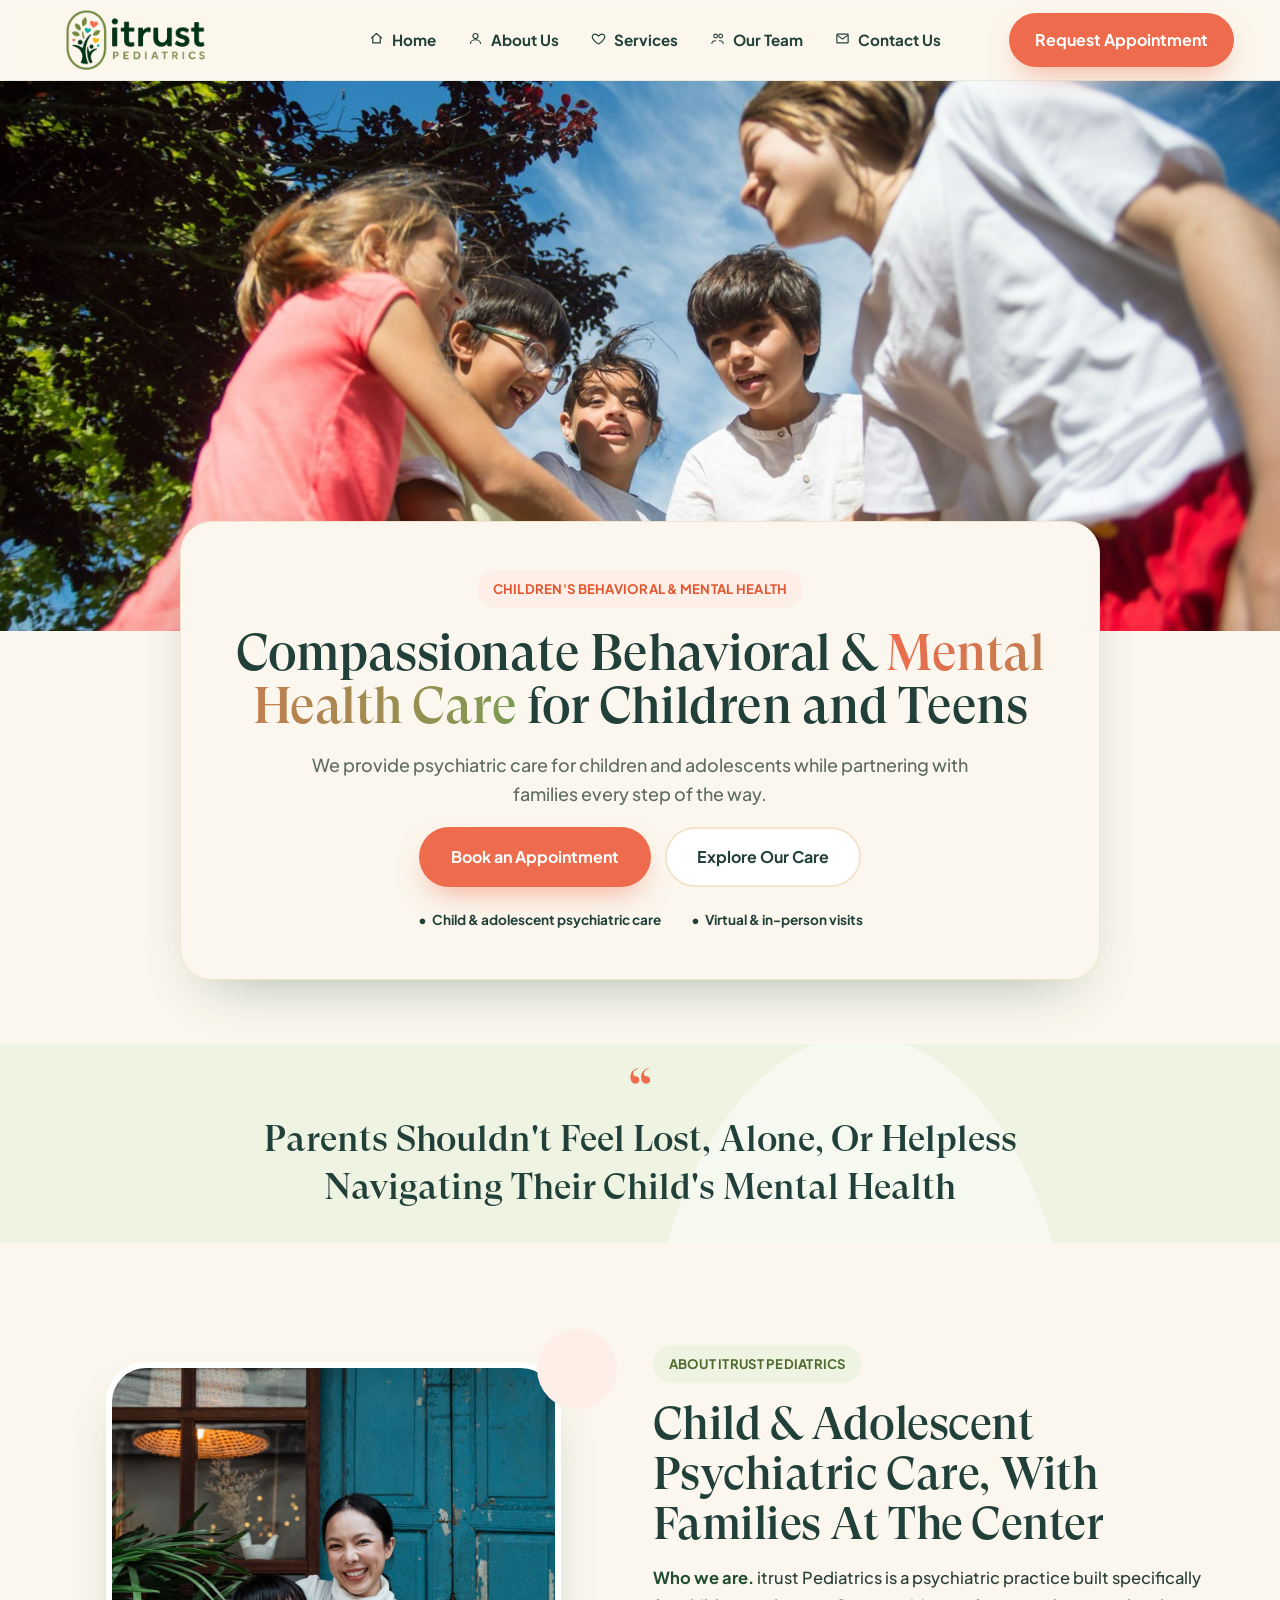
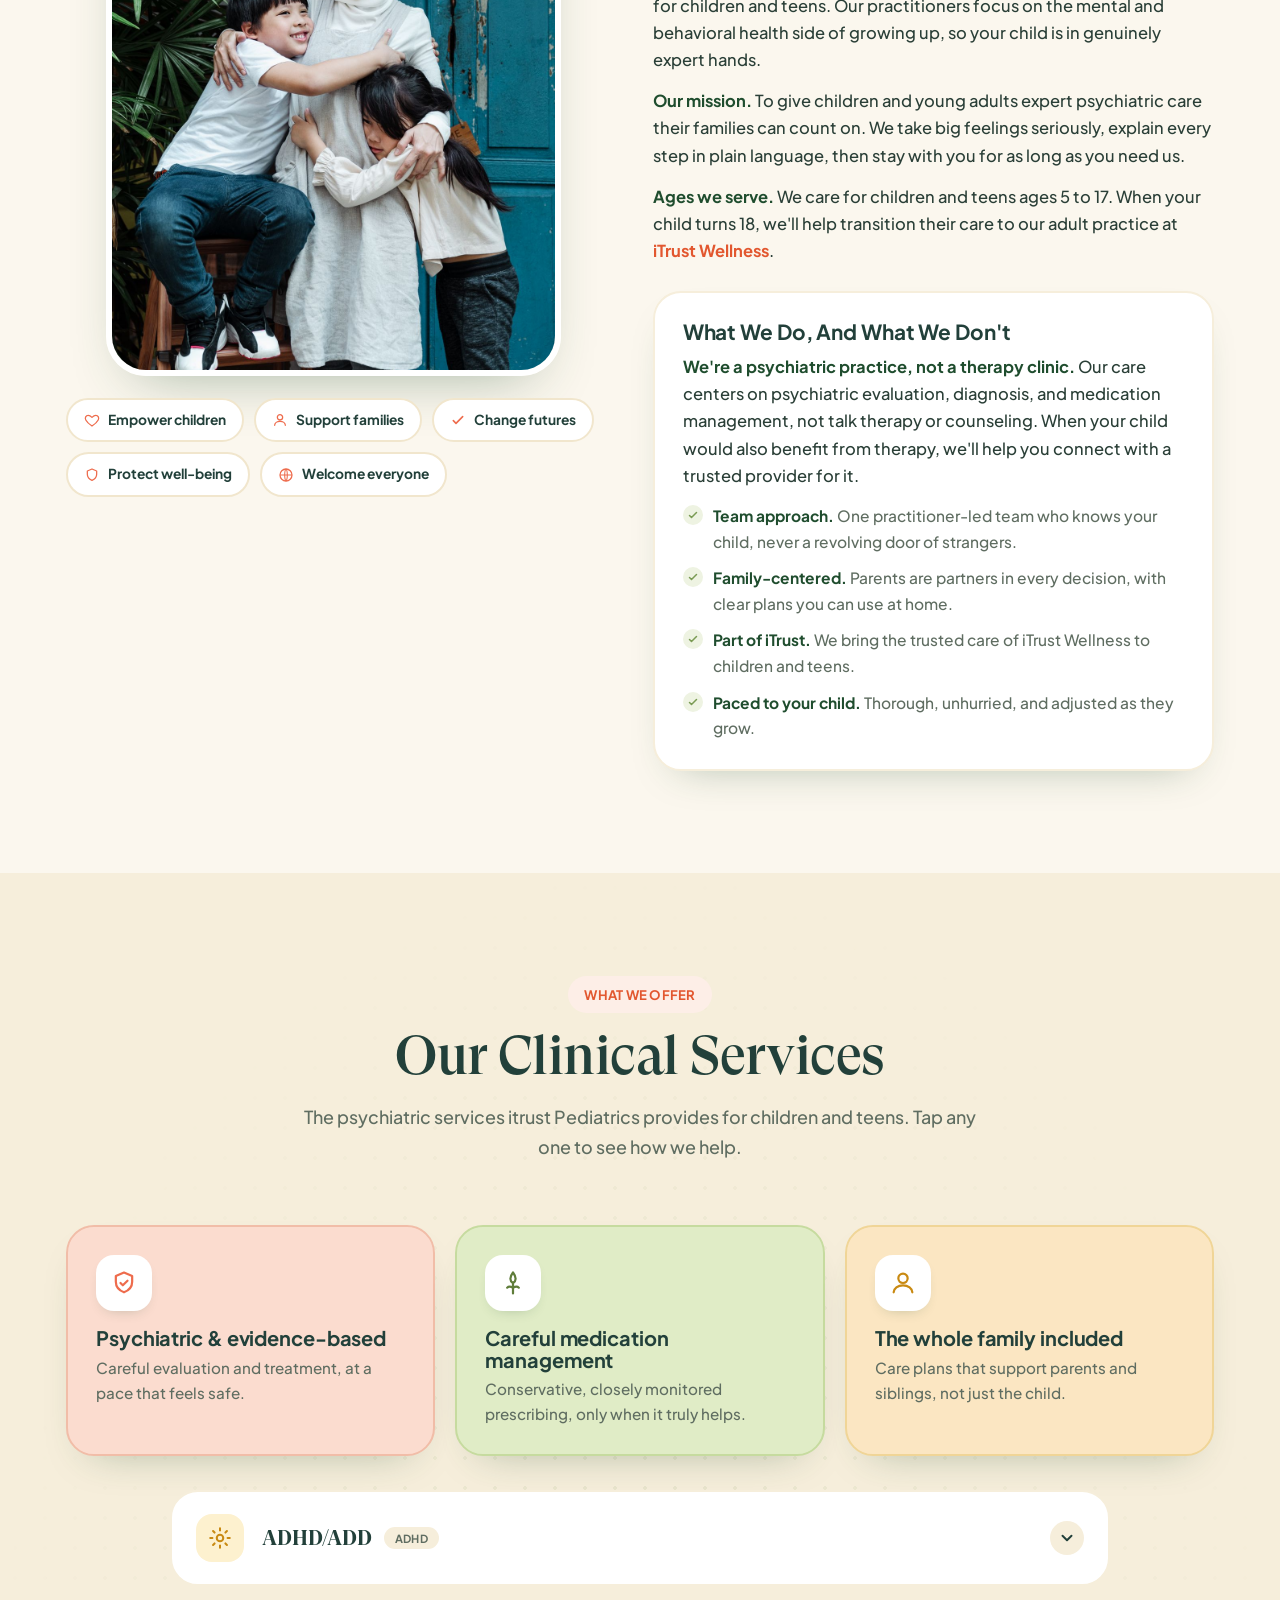
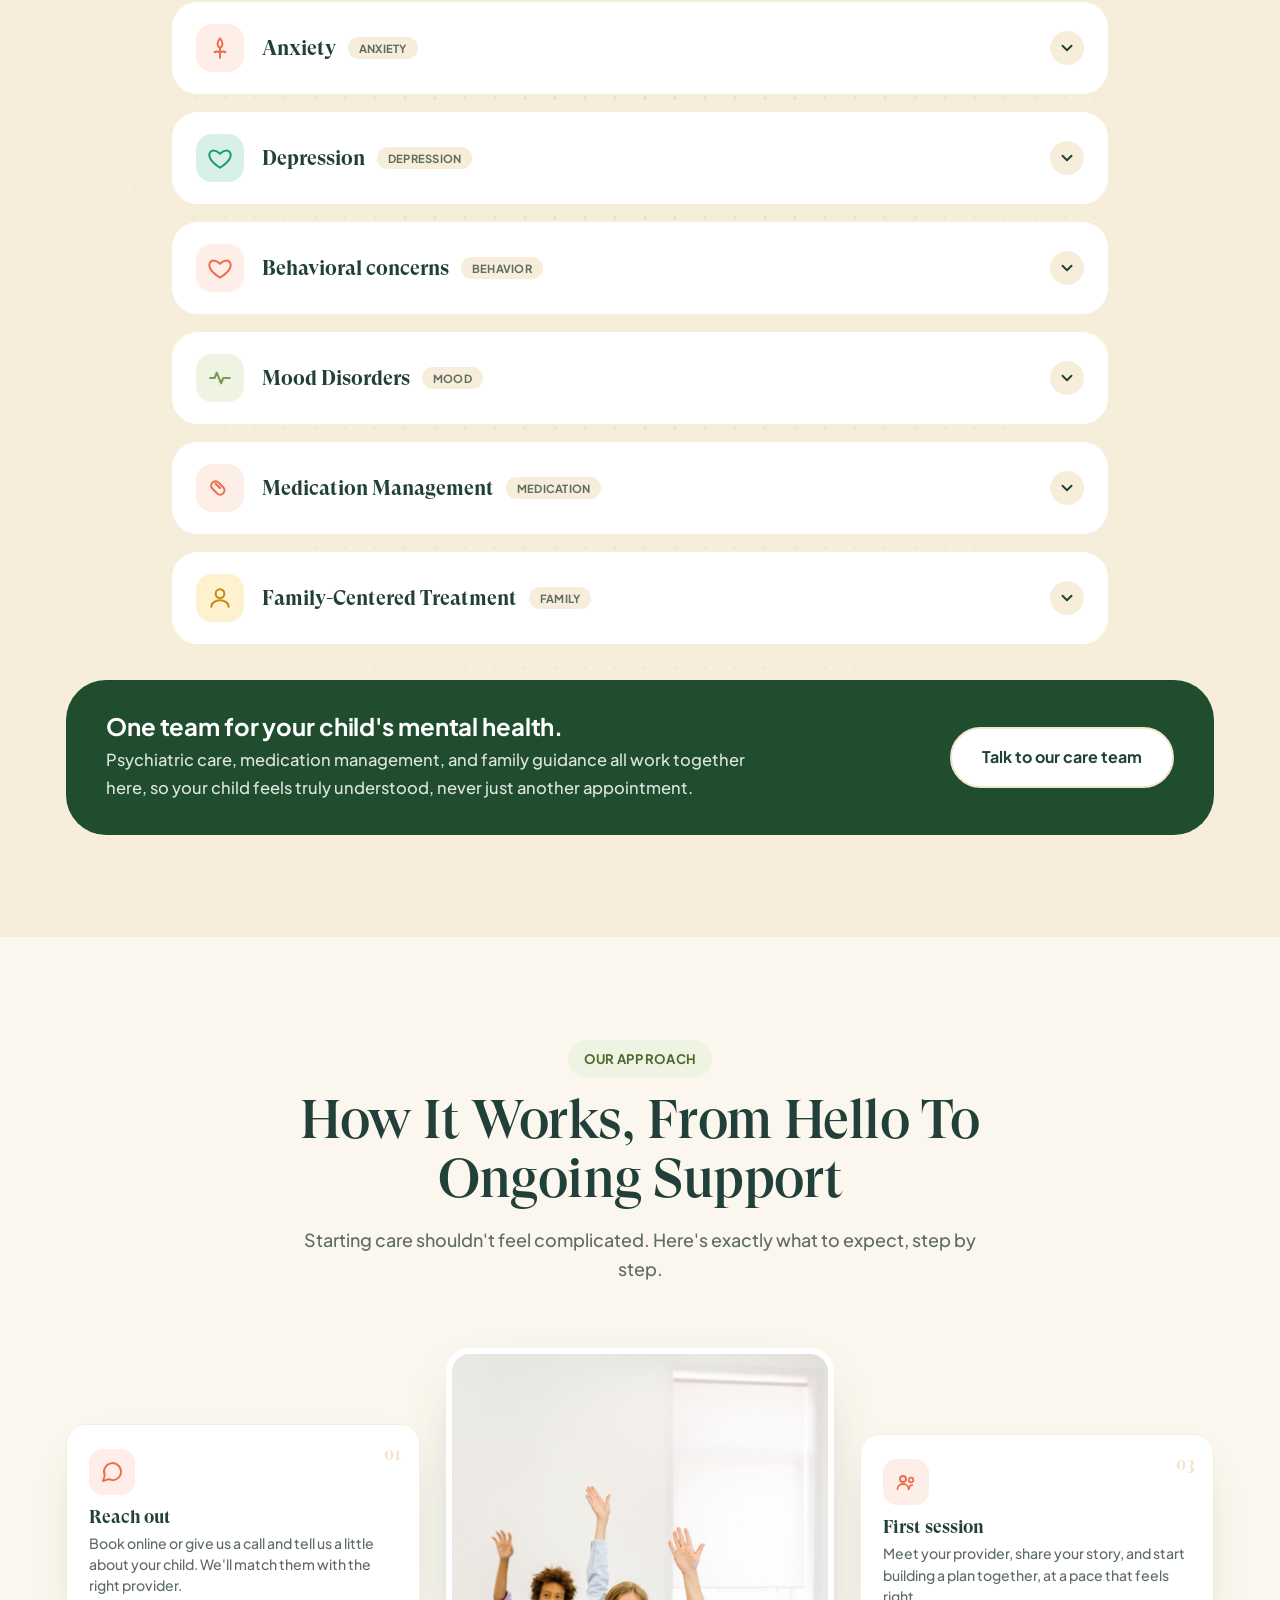
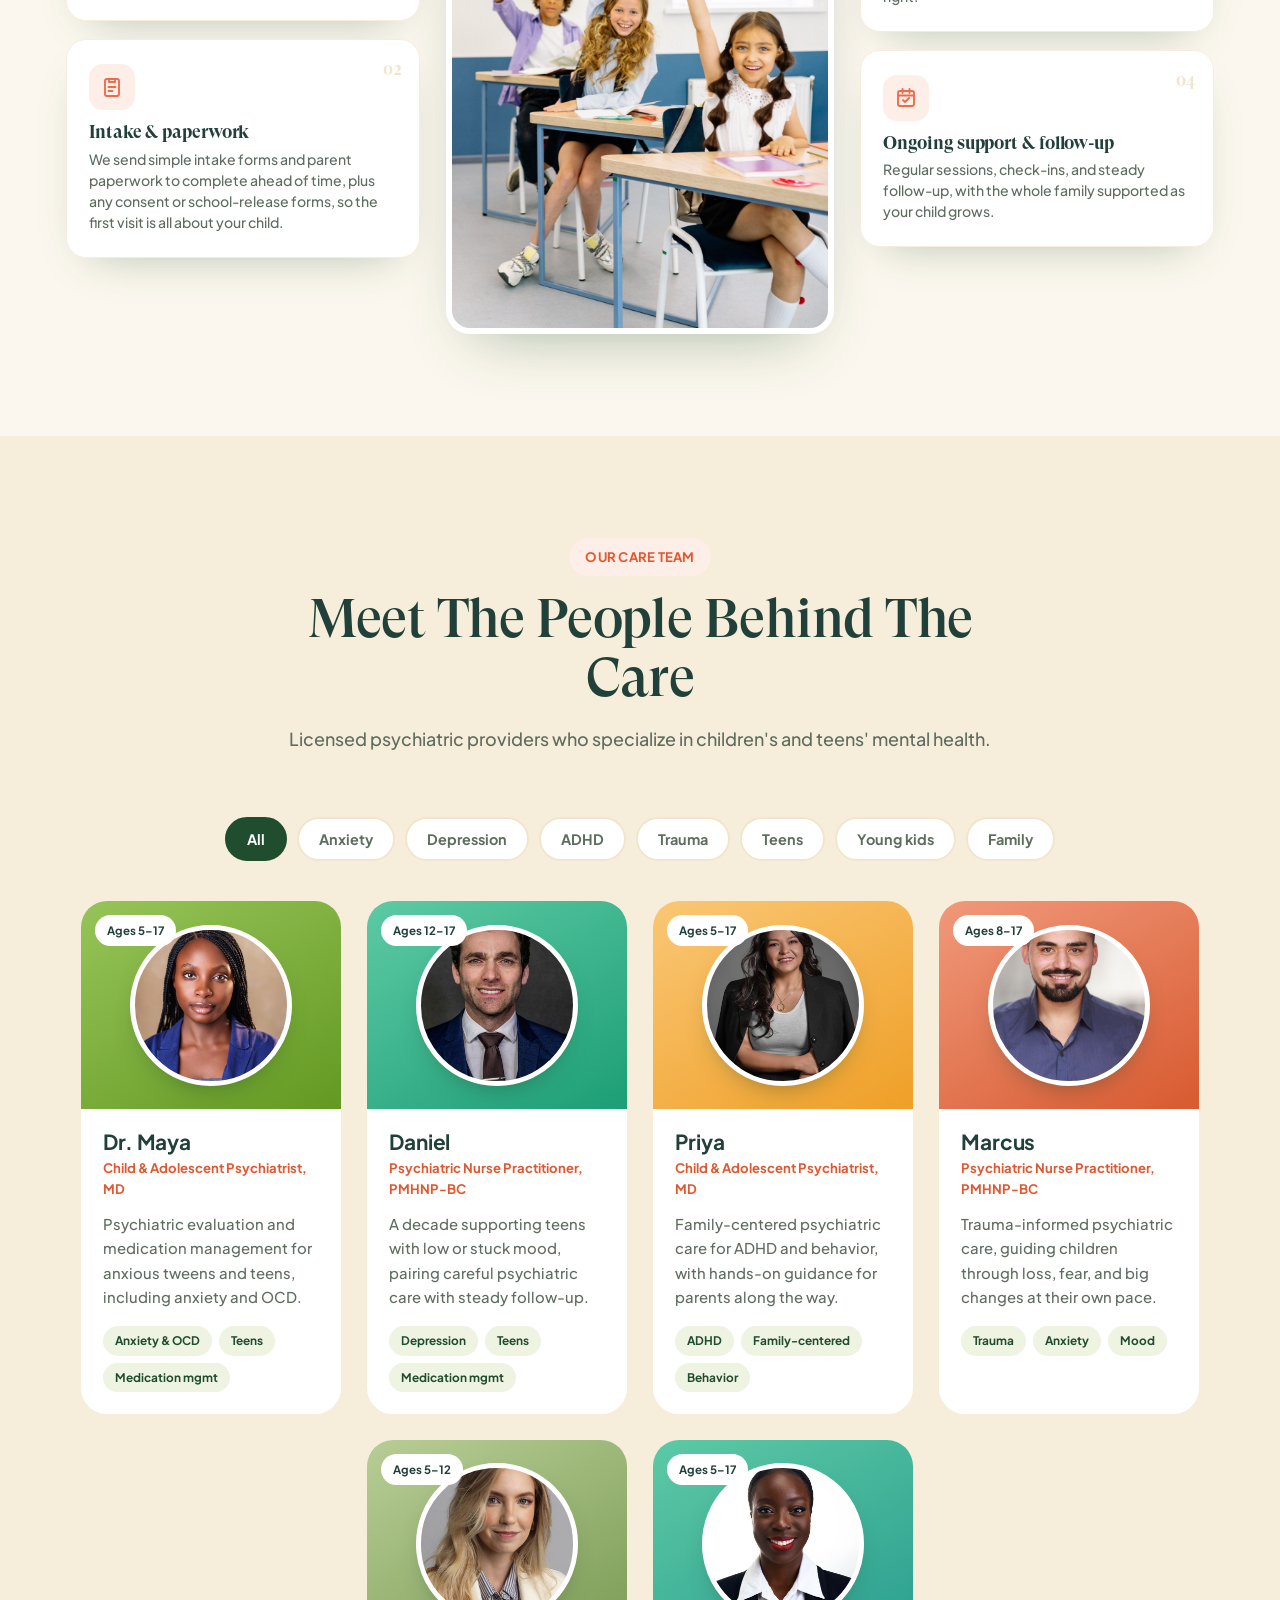
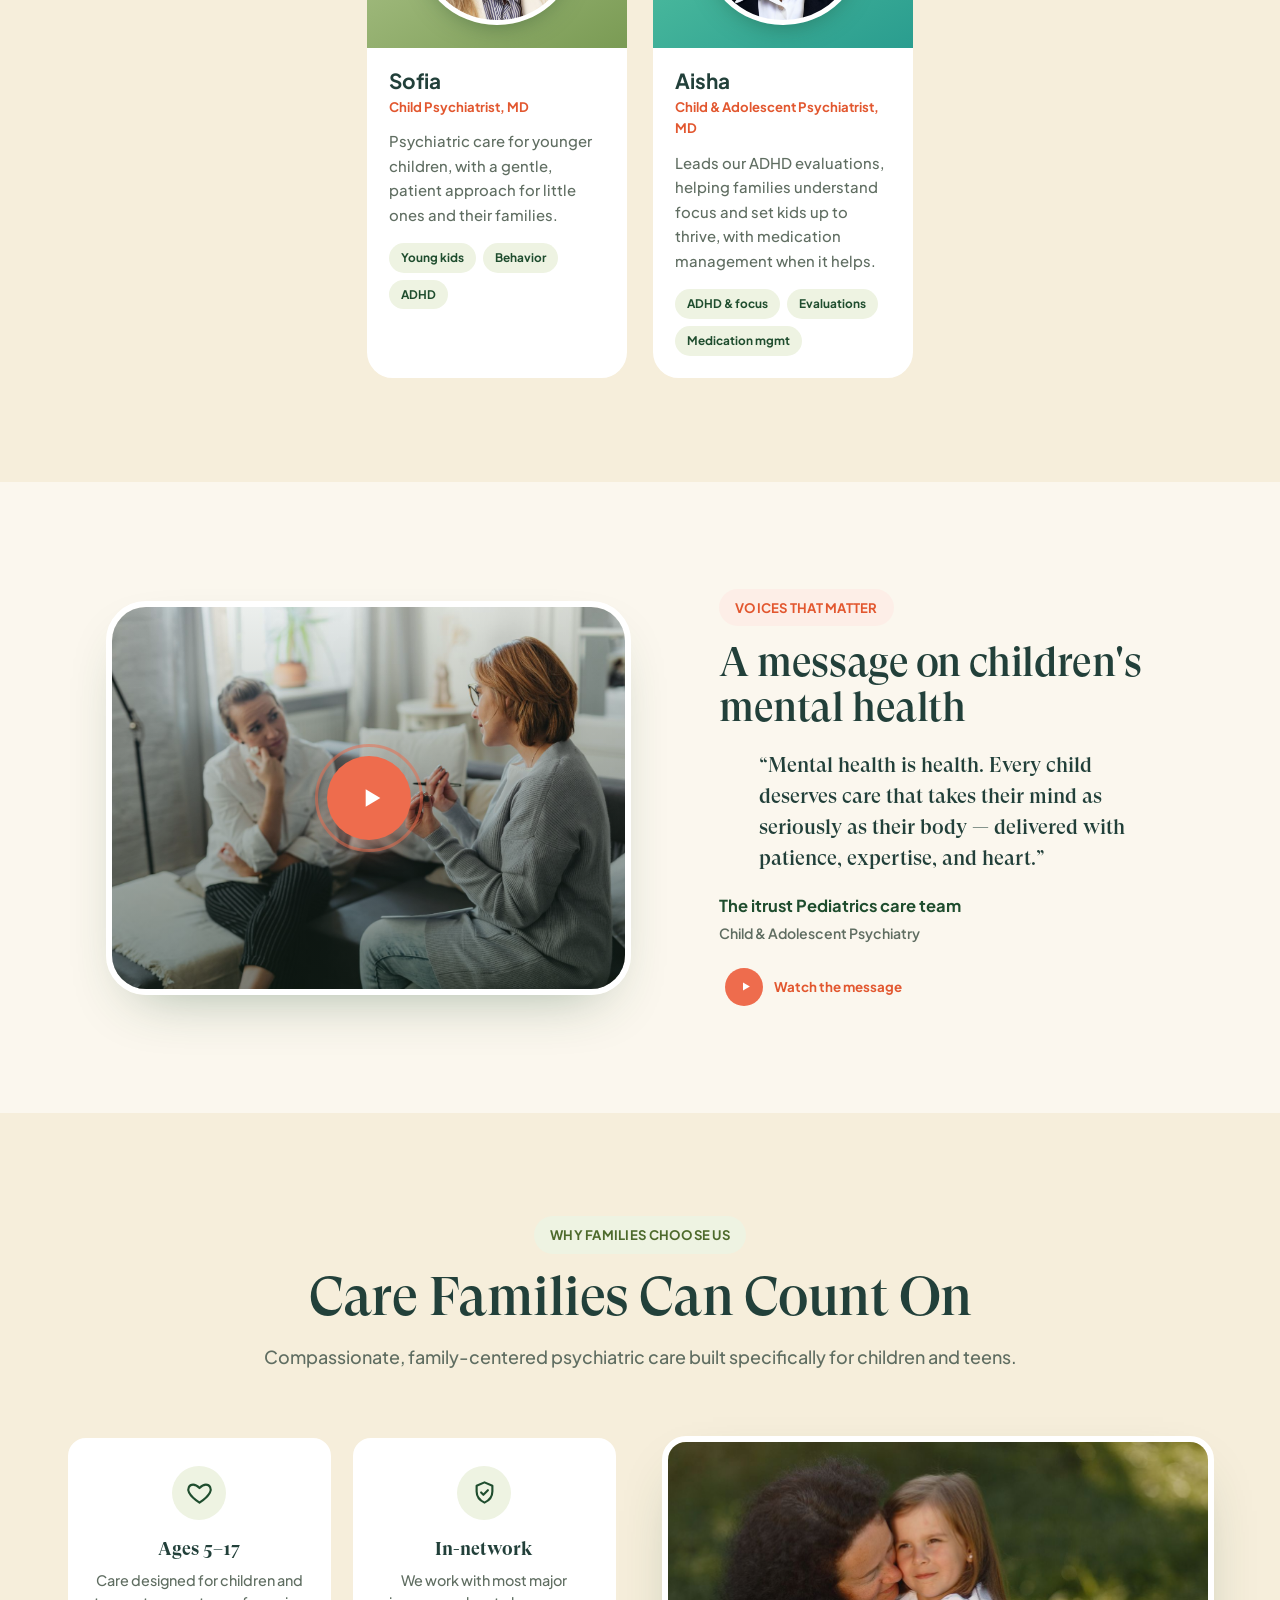
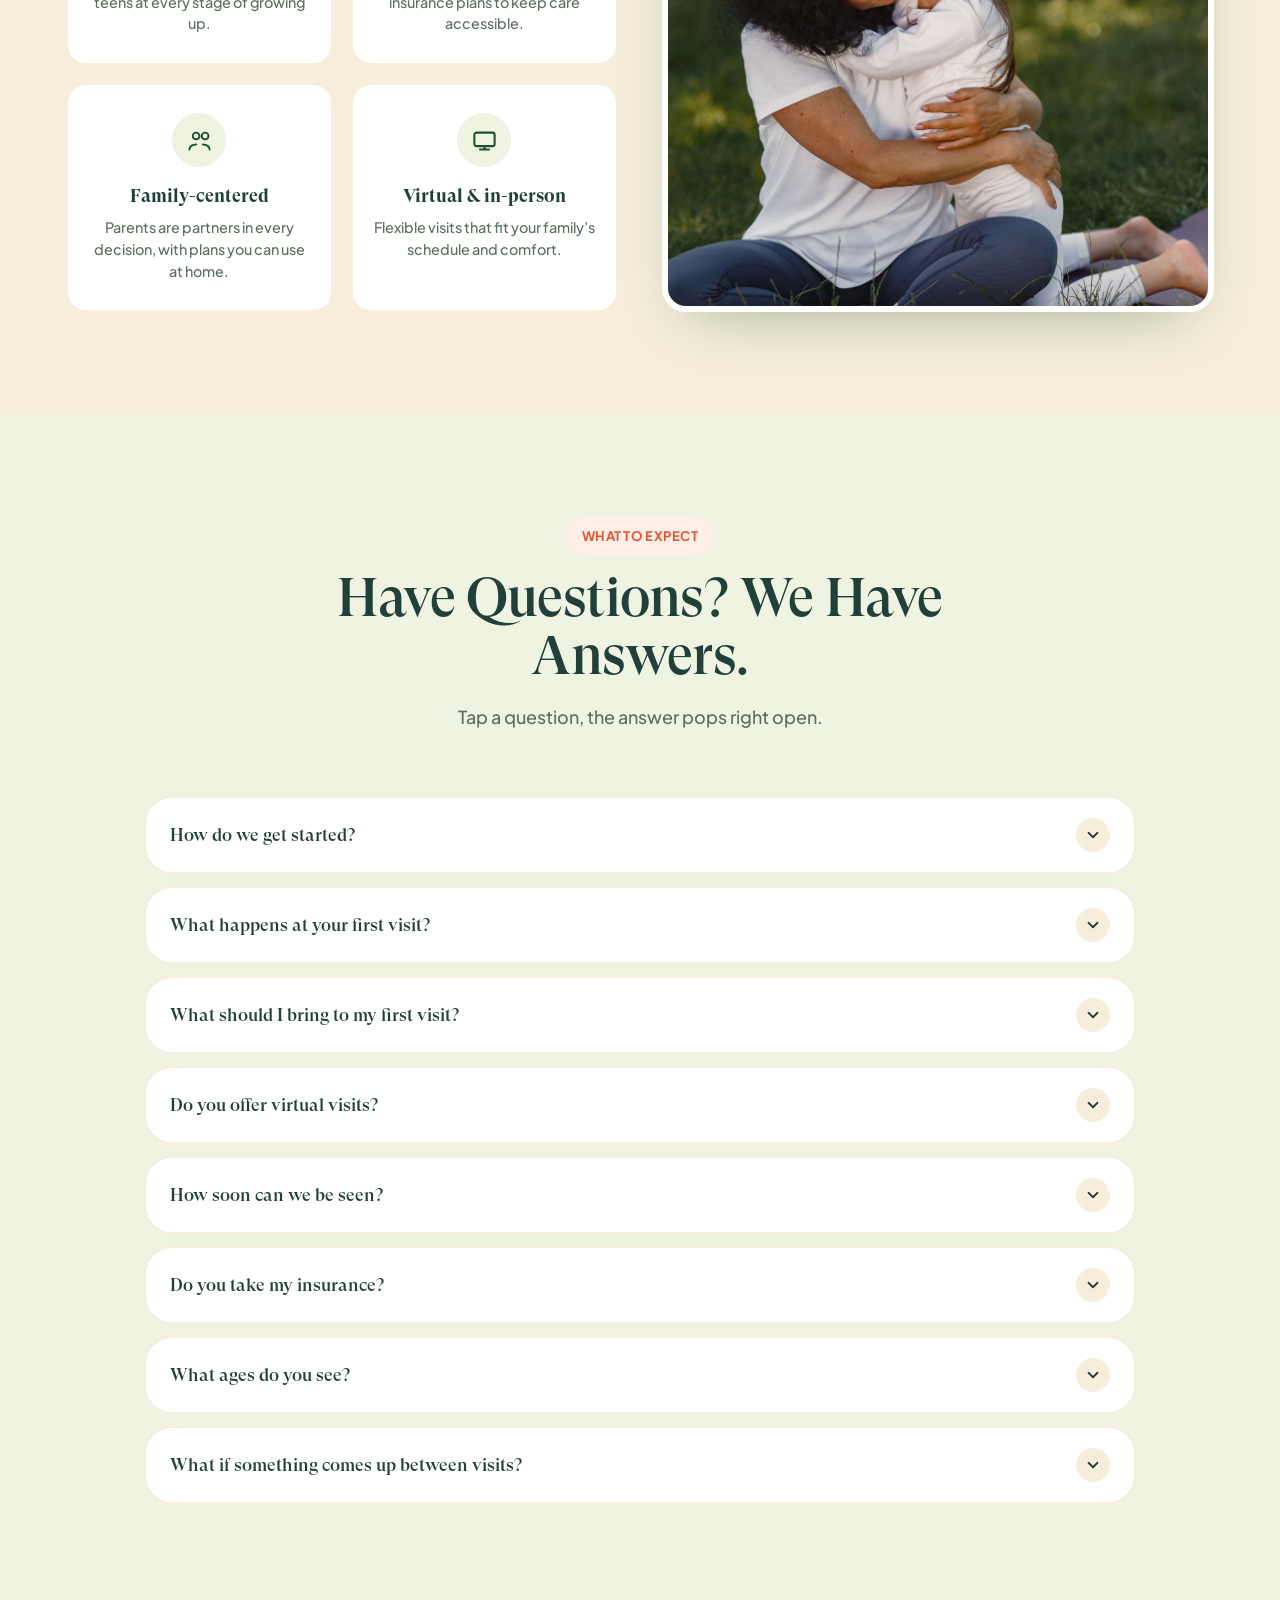
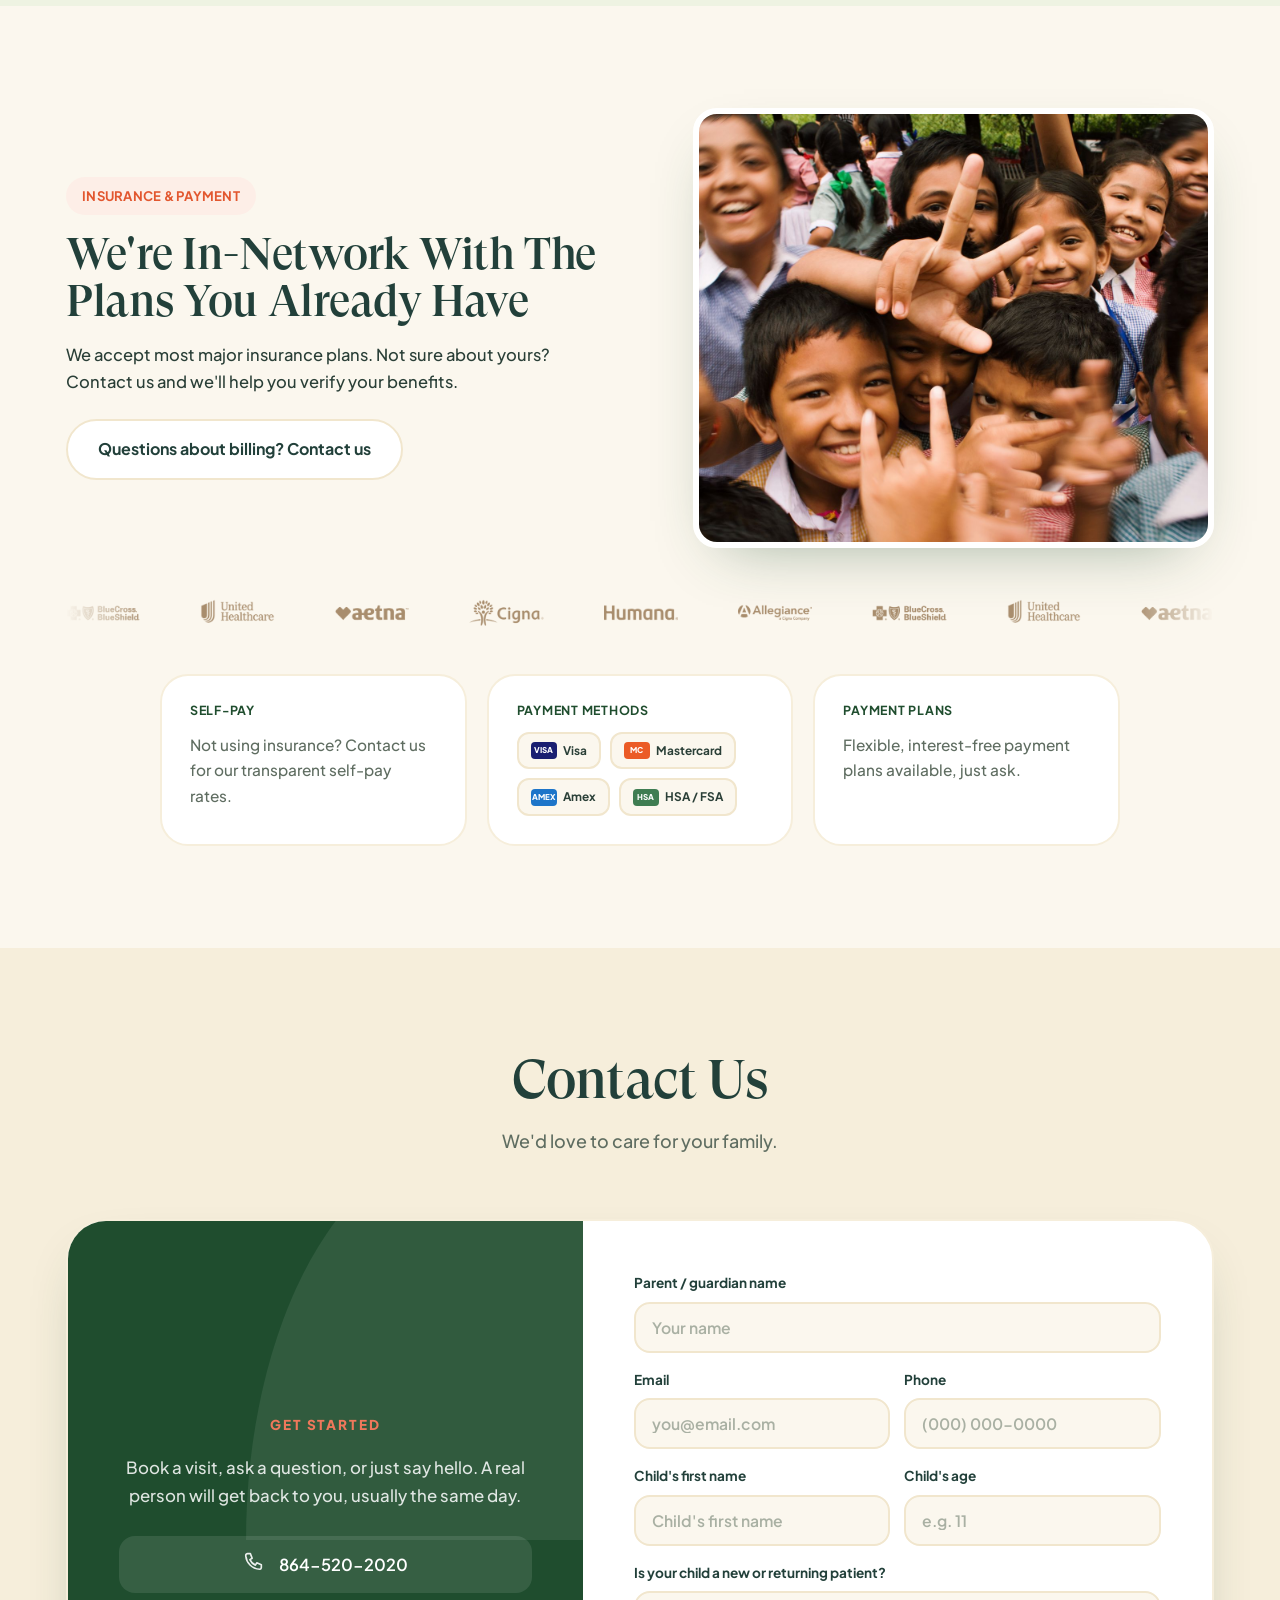
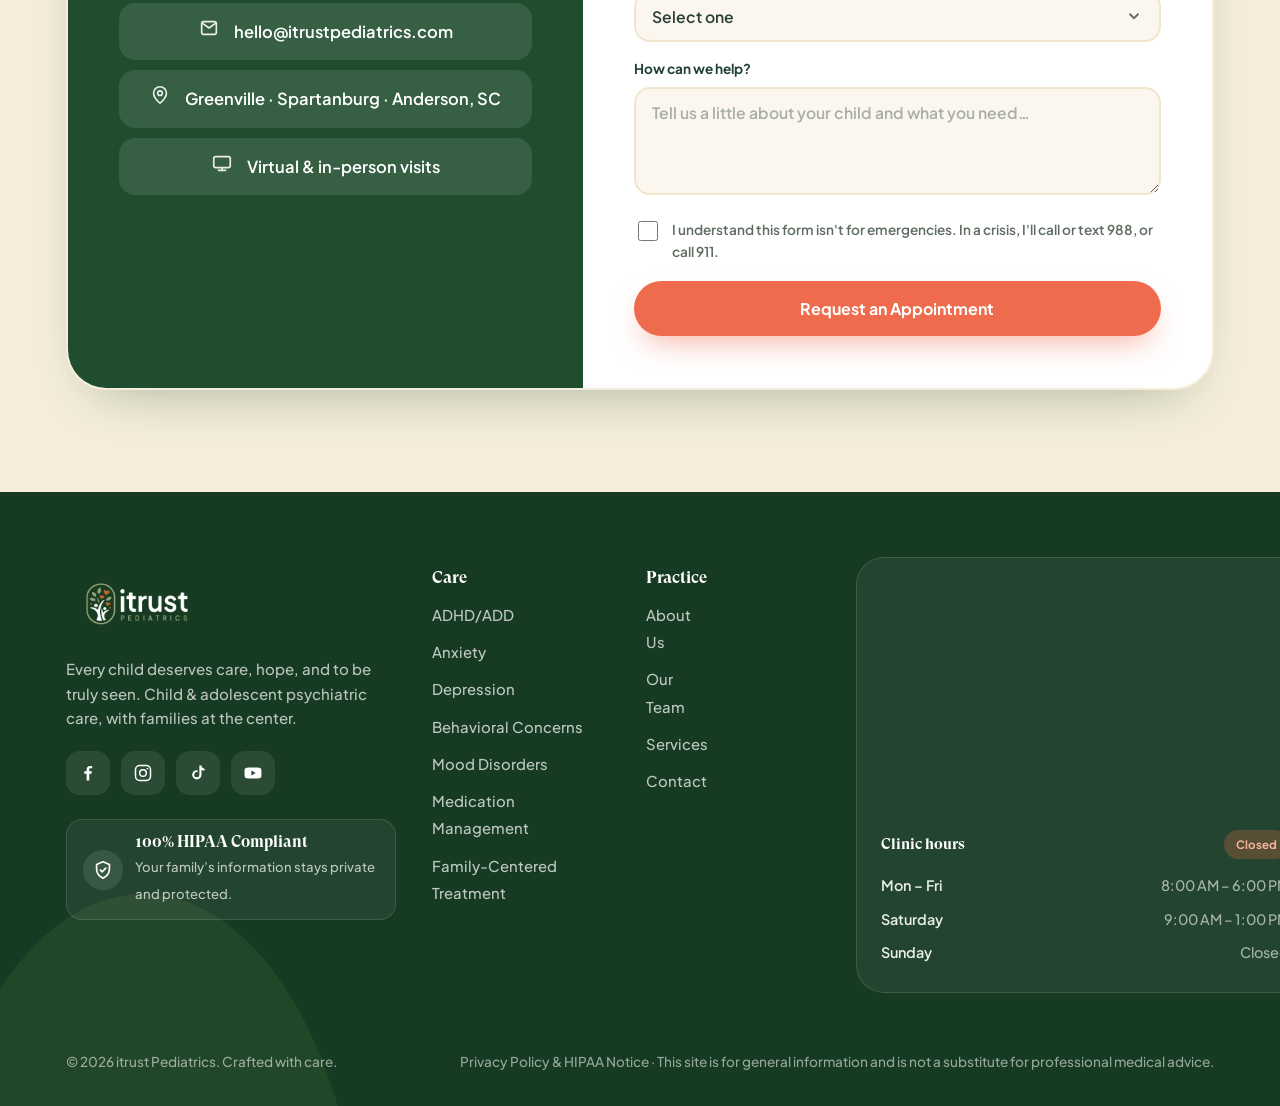
<file: index.html>
<!DOCTYPE html>
<html lang="en">
<head>
  <meta charset="UTF-8" />
  <meta name="viewport" content="width=device-width, initial-scale=1.0" />
  <title>Child &amp; Adolescent Psychiatry for Ages 5&ndash;17 | itrust Pediatrics</title>
  <meta name="description" content="Child and adolescent psychiatric care and medication management for ages 5&ndash;17 — anxiety, depression, ADHD, mood, and behavior. Compassionate and family-centered." />
  <link rel="preconnect" href="https://fonts.googleapis.com" />
  <link rel="preconnect" href="https://fonts.gstatic.com" crossorigin />
  <link href="https://fonts.googleapis.com/css2?family=Plus+Jakarta+Sans:ital,wght@0,400;0,500;0,600;0,700;0,800;1,400;1,500&display=swap" rel="stylesheet" />
  <link rel="stylesheet" href="styles.css?v=41" />
  <link rel="icon" href="assets/itrust-pediatrics-logo.jpg" />
  <link rel="apple-touch-icon" href="assets/itrust-pediatrics-logo.jpg" />
  <link rel="canonical" href="https://palace1997.github.io/itrust-pediatrics-2.0/" />
  <meta property="og:type" content="website" />
  <meta property="og:site_name" content="itrust Pediatrics" />
  <meta property="og:title" content="Child &amp; Adolescent Psychiatry for Ages 5&ndash;17 | itrust Pediatrics" />
  <meta property="og:description" content="Compassionate child &amp; adolescent psychiatric care and medication management for ages 5&ndash;17 — anxiety, depression, ADHD, mood, and behavior." />
  <meta property="og:url" content="https://palace1997.github.io/itrust-pediatrics-2.0/" />
  <meta property="og:image" content="https://palace1997.github.io/itrust-pediatrics-2.0/assets/hero-light-1.jpg" />
  <meta name="twitter:card" content="summary_large_image" />
  <meta name="twitter:title" content="Child &amp; Adolescent Psychiatry for Ages 5&ndash;17 | itrust Pediatrics" />
  <meta name="twitter:description" content="Compassionate child &amp; adolescent psychiatric care for ages 5&ndash;17 — anxiety, depression, ADHD, mood, and behavior." />
  <meta name="twitter:image" content="https://palace1997.github.io/itrust-pediatrics-2.0/assets/hero-light-1.jpg" />
  <meta name="theme-color" content="#fbf7ee" />
</head>
<body>
  <a class="skip-link" href="#main-content">Skip to content</a>

  <!-- HEADER -->
  <header class="site-header" id="top">
    <div class="container header-inner">
      <a href="index.html" class="brand" aria-label="itrust Pediatrics home"><img src="assets/itrust-logo-color.png" alt="itrust Pediatrics logo" class="brand-logo" /></a>
      <nav class="main-nav" aria-label="Primary">
        <ul>
          <li><a href="index.html"><span class="nav-icon" aria-hidden="true"><svg viewBox="0 0 24 24" fill="none"><path d="M4 11 12 4l8 7" stroke="currentColor" stroke-width="1.9" stroke-linecap="round" stroke-linejoin="round"/><path d="M6 10v9h12v-9" stroke="currentColor" stroke-width="1.9" stroke-linecap="round" stroke-linejoin="round"/></svg></span><span>Home</span></a></li>
          <li><a href="about.html"><span class="nav-icon" aria-hidden="true"><svg viewBox="0 0 24 24" fill="none"><path d="M12 12a4 4 0 1 0 0-8 4 4 0 0 0 0 8Z" stroke="currentColor" stroke-width="1.9"/><path d="M4 20c0-3.3 3.6-6 8-6s8 2.7 8 6" stroke="currentColor" stroke-width="1.9" stroke-linecap="round"/></svg></span><span>About Us</span></a></li>
          <li><a href="services.html"><span class="nav-icon" aria-hidden="true"><svg viewBox="0 0 24 24" fill="none"><path d="M12 21s-7-4.5-9.3-9C1 8.8 2.7 5 6.3 5 9 5 12 8 12 8s3-3 5.7-3C21.3 5 23 8.8 21.3 12 19 16.5 12 21 12 21Z" stroke="currentColor" stroke-width="1.9" stroke-linejoin="round"/></svg></span><span>Services</span></a></li>
          <li><a href="team.html"><span class="nav-icon" aria-hidden="true"><svg viewBox="0 0 24 24" fill="none"><path d="M9 11a3 3 0 1 0 0-6 3 3 0 0 0 0 6ZM17 11a3 3 0 1 0 0-6 3 3 0 0 0 0 6Z" stroke="currentColor" stroke-width="1.7"/><path d="M3 20c0-2.6 2.7-4.5 6-4.5M21 20c0-2.6-2.7-4.5-6-4.5" stroke="currentColor" stroke-width="1.7" stroke-linecap="round"/></svg></span><span>Our Team</span></a></li>
          <li><a href="contact.html"><span class="nav-icon" aria-hidden="true"><svg viewBox="0 0 24 24" fill="none"><path d="M4 5h16a1 1 0 0 1 1 1v12a1 1 0 0 1-1 1H4a1 1 0 0 1-1-1V6a1 1 0 0 1 1-1Z" stroke="currentColor" stroke-width="1.9" stroke-linejoin="round"/><path d="m4 7 8 6 8-6" stroke="currentColor" stroke-width="1.9" stroke-linecap="round" stroke-linejoin="round"/></svg></span><span>Contact Us</span></a></li>
        </ul>
      </nav>
      <a href="contact.html" class="btn btn-primary header-cta">Request Appointment</a>
      <button class="more-trigger" aria-label="Open menu" aria-expanded="false" aria-controls="moreDrawer"><span class="more-trigger-icon" aria-hidden="true"><i></i><i></i><i></i></span></button>
    </div>
  </header>

  <!-- DRAWER -->
  <div class="more-drawer" id="moreDrawer" aria-hidden="true">
    <div class="more-overlay" data-close></div>
    <aside class="more-panel" role="dialog" aria-modal="true" aria-label="Site menu">
      <div class="more-head"><h3>Menu</h3><button class="more-close-x" data-close aria-label="Close menu">&times;</button></div>
      <p class="more-subtitle">Jump to any part of itrust Pediatrics.</p>
      <nav class="more-nav" aria-label="Mobile primary">
        <a class="more-link" href="index.html">Home</a>
        <a class="more-link" href="about.html">About Us</a>
        <a class="more-link" href="services.html">Services</a>
        <a class="more-link" href="team.html">Our Team</a>
        <a class="more-link" href="index.html#faq">What to Expect</a>
        <a class="more-link" href="contact.html">Contact</a>
      </nav>
      <div class="more-tools">
        <a href="index.html#insurance" class="more-tool"><svg viewBox="0 0 24 24" fill="none" aria-hidden="true"><path d="M12 3l7 3v5c0 4.5-3 8-7 10-4-2-7-5.5-7-10V6l7-3Z" stroke="currentColor" stroke-width="1.8" stroke-linejoin="round"/><path d="m9 12 2 2 4-4" stroke="currentColor" stroke-width="1.8" stroke-linecap="round" stroke-linejoin="round"/></svg><span>Insurance &amp; Billing</span></a>
        <a href="contact.html" class="more-tool more-tool-accent" data-close><svg viewBox="0 0 24 24" fill="currentColor" aria-hidden="true"><path d="M12 21s-7-4.5-9.3-9C1 8.8 2.7 5 6.3 5 9 5 12 8 12 8s3-3 5.7-3C21.3 5 23 8.8 21.3 12 19 16.5 12 21 12 21Z"/></svg><span>Request Appointment</span></a>
      </div>
    </aside>
  </div>

  <!-- HERO — Magazine Cover -->
  <section id="main-content" class="hero-cover">
    <div class="hc-photo"><img src="assets/hero-light-1.jpg" alt="A group of kids putting their hands together in a sunny park" /></div>
    <div class="hc-card reveal">
      <span class="eyebrow">Children's behavioral &amp; mental health</span>
      <h1>Compassionate Behavioral &amp; <span class="hl-anim">Mental Health Care</span> for Children and Teens</h1>
      <p class="lead">We provide psychiatric care for children and adolescents while partnering with families every step of the way.</p>
      <div class="hero-actions">
        <a href="contact.html" class="btn btn-primary">Book an Appointment</a>
        <a href="services.html" class="btn btn-ghost">Explore Our Care</a>
      </div>
      <div class="hero-reassure"><span class="hr-item"><span class="hr-sep" aria-hidden="true">•</span>Child &amp; adolescent psychiatric care</span><span class="hr-item"><span class="hr-sep" aria-hidden="true">•</span>Virtual &amp; in-person visits</span></div>
    </div>
  </section>

  <!-- TAGLINE -->
  <section class="section sec-sage" style="text-align:center;padding:32px 0">
    <div class="arch-wrap" aria-hidden="true"><div class="arch a3" style="left:50%;transform:translateX(-50%);right:auto;top:-4%;background:#fff;opacity:.5"></div></div>
    <div class="container reveal" style="max-width:52rem">
      <div style="font-family:var(--head);font-size:calc(4rem * 0.95);line-height:.5;color:var(--coral)" aria-hidden="true">&ldquo;</div>
      <p style="font-family:var(--head);font-weight:500;font-size:calc(clamp(1.5rem,3.4vw,2.4rem) * 0.95);line-height:1.32;color:var(--green-ink);margin-top:.5rem">Parents Shouldn't Feel Lost, Alone, Or Helpless Navigating Their Child's Mental Health</p>
    </div>
  </section>

  <!-- ABOUT -->
  <section class="section" id="about">
    <div class="container about-grid">
      <div class="about-art reveal">
        <div class="blob bob" aria-hidden="true" style="width:80px;height:80px;background:var(--coral-soft);right:-16px;top:-16px;z-index:2"></div>
        <figure class="about-photo"><img src="assets/about-1.jpg" alt="A loving family moment" loading="lazy" /></figure>
        <div class="pill-row" style="margin-top:22px">
          <span class="tag-pill"><svg viewBox="0 0 24 24" fill="none"><path d="M12 21s-7-4.5-9.3-9C1 8.8 2.7 5 6.3 5 9 5 12 8 12 8s3-3 5.7-3C21.3 5 23 8.8 21.3 12 19 16.5 12 21 12 21Z" stroke="currentColor" stroke-width="1.9" stroke-linejoin="round"/></svg>Empower children</span>
          <span class="tag-pill"><svg viewBox="0 0 24 24" fill="none"><path d="M12 12a4 4 0 1 0 0-8 4 4 0 0 0 0 8Z" stroke="currentColor" stroke-width="1.9"/><path d="M4 20c0-3.3 3.6-6 8-6s8 2.7 8 6" stroke="currentColor" stroke-width="1.9" stroke-linecap="round"/></svg>Support families</span>
          <span class="tag-pill"><svg viewBox="0 0 24 24" fill="none"><path d="M5 13l4 4L19 7" stroke="currentColor" stroke-width="2.4" stroke-linecap="round" stroke-linejoin="round"/></svg>Change futures</span>
          <span class="tag-pill"><svg viewBox="0 0 24 24" fill="none"><path d="M12 3l7 3v5c0 4.5-3 7.5-7 9-4-1.5-7-4.5-7-9V6l7-3Z" stroke="currentColor" stroke-width="1.9" stroke-linejoin="round"/></svg>Protect well-being</span>
          <span class="tag-pill"><svg viewBox="0 0 24 24" fill="none"><circle cx="12" cy="12" r="9" stroke="currentColor" stroke-width="1.9"/><path d="M3 12h18M12 3c2.6 2.7 2.6 15.3 0 18M12 3c-2.6 2.7-2.6 15.3 0 18" stroke="currentColor" stroke-width="1.6"/></svg>Welcome everyone</span>
        </div>
      </div>
      <div class="about-copy reveal d1">
        <span class="eyebrow sage"><span class="dot"></span>About itrust Pediatrics</span>
        <h2 style="margin-top:16px">Child &amp; Adolescent Psychiatric Care, With Families At The Center</h2>
        <p class="lead-p"><strong>Who we are.</strong> itrust Pediatrics is a psychiatric practice built specifically for children and teens. Our practitioners focus on the mental and behavioral health side of growing up, so your child is in genuinely expert hands.</p>
        <p class="lead-p"><strong>Our mission.</strong> To give children and young adults expert psychiatric care their families can count on. We take big feelings seriously, explain every step in plain language, then stay with you for as long as you need us.</p>
        <p class="lead-p"><strong>Ages we serve.</strong> We care for children and teens ages 5 to 17. When your child turns 18, we'll help transition their care to our adult practice at <a href="https://itrustwellness.com" target="_blank" rel="noopener" style="color:var(--coral-2);font-weight:700">iTrust Wellness</a>.</p>
        <div class="mh-card">
          <h3>What We Do, And What We Don't</h3>
          <p class="mh-intro"><strong>We're a psychiatric practice, not a therapy clinic.</strong> Our care centers on psychiatric evaluation, diagnosis, and medication management, not talk therapy or counseling. When your child would also benefit from therapy, we'll help you connect with a trusted provider for it.</p>
          <ul class="mh-points">
            <li><strong>Team approach.</strong> One practitioner-led team who knows your child, never a revolving door of strangers.</li>
            <li><strong>Family-centered.</strong> Parents are partners in every decision, with clear plans you can use at home.</li>
            <li><strong>Part of iTrust.</strong> We bring the trusted care of iTrust Wellness to children and teens.</li>
            <li><strong>Paced to your child.</strong> Thorough, unhurried, and adjusted as they grow.</li>
          </ul>
        </div>
      </div>
    </div>
  </section>

  <!-- SERVICES -->
  <section class="section sec-tint" id="concerns">
    <div class="dot-grid" aria-hidden="true"></div>
    <div class="container">
      <div class="section-head reveal">
        <span class="eyebrow"><span class="dot"></span>What we offer</span>
        <h2 style="margin-top:14px">Our Clinical Services</h2>
        <p class="sub">The psychiatric services itrust Pediatrics provides for children and teens. Tap any one to see how we help.</p>
      </div>
      <div class="trust-band reveal" style="margin-bottom:34px">
        <div class="trust-card c-coral"><span class="tc-ic"><svg viewBox="0 0 24 24" fill="none"><path d="M12 3l7 3v5c0 4.5-3 7.5-7 9-4-1.5-7-4.5-7-9V6l7-3Z" stroke="currentColor" stroke-width="1.9" stroke-linejoin="round"/><path d="m9 12 2 2 4-4" stroke="currentColor" stroke-width="1.9" stroke-linecap="round" stroke-linejoin="round"/></svg></span><h3>Psychiatric &amp; evidence-based</h3><p>Careful evaluation and treatment, at a pace that feels safe.</p></div>
        <div class="trust-card c-sage"><span class="tc-ic"><svg viewBox="0 0 24 24" fill="none"><path d="M12 3c-3 4-3 7 0 9 3-2 3-5 0-9Z" stroke="currentColor" stroke-width="1.9" stroke-linejoin="round"/><path d="M12 12v9M12 16c-2-1-4-1-5 0M12 16c2-1 4-1 5 0" stroke="currentColor" stroke-width="1.9" stroke-linecap="round"/></svg></span><h3>Careful medication management</h3><p>Conservative, closely monitored prescribing, only when it truly helps.</p></div>
        <div class="trust-card c-cream"><span class="tc-ic"><svg viewBox="0 0 24 24" fill="none"><path d="M12 12a4 4 0 1 0 0-8 4 4 0 0 0 0 8Z" stroke="currentColor" stroke-width="1.9"/><path d="M4 20c0-3.3 3.6-6 8-6s8 2.7 8 6" stroke="currentColor" stroke-width="1.9" stroke-linecap="round"/></svg></span><h3>The whole family included</h3><p>Care plans that support parents and siblings, not just the child.</p></div>
      </div>

      <div class="concern-list">
        <div class="concern reveal">
          <button class="concern-q" aria-expanded="false"><span class="concern-ic ic-yellow" aria-hidden="true"><svg viewBox="0 0 24 24" fill="none"><circle cx="12" cy="12" r="3" stroke="currentColor" stroke-width="1.9"/><path d="M12 3v2M12 19v2M3 12h2M19 12h2M5.6 5.6l1.4 1.4M17 17l1.4 1.4M18.4 5.6 17 7M7 17l-1.4 1.4" stroke="currentColor" stroke-width="1.9" stroke-linecap="round"/></svg></span><span class="concern-title">ADHD/ADD <span class="concern-tag">ADHD</span></span><span class="concern-chev" aria-hidden="true"><svg viewBox="0 0 24 24" fill="none"><path d="M6 9l6 6 6-6" stroke="currentColor" stroke-width="2.6" stroke-linecap="round" stroke-linejoin="round"/></svg></span></button>
          <div class="concern-a-wrap"><div class="concern-a"><p>Some kids have brilliant, busy minds that just work differently. We look past the "behavior problem" label to understand how your child focuses, learns, and thrives, then build supports that play to their strengths.</p>
            <div class="concern-cols"><div class="concern-col"><h4>Signs we watch for</h4><ul><li>Hard time focusing, finishing tasks, or sitting still</li><li>Big emotions and impulsive moments</li><li>Struggles with homework, routines, or organization</li><li>Notes home from teachers about attention</li></ul></div><div class="concern-col concern-col-treat"><h4>How we help</h4><ul><li>A thorough assessment with input from home and school</li><li>Behavioral strategies, focus supports, and medication management when appropriate</li><li>Parent coaching and skill-building support</li><li>School-support guidance so your child is set up to succeed</li></ul></div></div>
          </div></div>
        </div>
        <div class="concern reveal">
          <button class="concern-q" aria-expanded="false"><span class="concern-ic ic-coral" aria-hidden="true"><svg viewBox="0 0 24 24" fill="none"><path d="M12 3c-3 4-3 7 0 9 3-2 3-5 0-9Z" stroke="currentColor" stroke-width="1.9" stroke-linejoin="round"/><path d="M12 12v9M12 16c-2-1-4-1-5 0M12 16c2-1 4-1 5 0" stroke="currentColor" stroke-width="1.9" stroke-linecap="round"/></svg></span><span class="concern-title">Anxiety <span class="concern-tag">Anxiety</span></span><span class="concern-chev" aria-hidden="true"><svg viewBox="0 0 24 24" fill="none"><path d="M6 9l6 6 6-6" stroke="currentColor" stroke-width="2.6" stroke-linecap="round" stroke-linejoin="round"/></svg></span></button>
          <div class="concern-a-wrap"><div class="concern-a"><p>It's normal for kids to worry about a test or a thunderstorm. Anxiety is different, it's worry that gets so loud it crowds out school, sleep, friendships, and play. We take those big feelings seriously, with no judgment and no rush.</p>
            <div class="concern-cols"><div class="concern-col"><h4>Signs we watch for</h4><ul><li>Stomachaches or headaches with no clear cause</li><li>Trouble sleeping, or clinging at drop-off</li><li>Avoiding school, friends, or once-loved activities</li><li>Constant "what if" worries that won't switch off</li></ul></div><div class="concern-col concern-col-treat"><h4>How we help</h4><ul><li>A calm, unhurried assessment of what's really going on</li><li>Medication management when appropriate, plus proven coping strategies</li><li>Practical coping tools, mindfulness, breathing, and grounding</li><li>A family plan, so parents know how to support, not pressure</li></ul></div></div>
          </div></div>
        </div>
        <div class="concern reveal">
          <button class="concern-q" aria-expanded="false"><span class="concern-ic ic-teal" aria-hidden="true"><svg viewBox="0 0 24 24" fill="none"><path d="M12 21s-7-4.5-9.3-9C1 8.8 2.7 5 6.3 5 9 5 12 8 12 8s3-3 5.7-3C21.3 5 23 8.8 21.3 12 19 16.5 12 21 12 21Z" stroke="currentColor" stroke-width="1.9" stroke-linejoin="round"/></svg></span><span class="concern-title">Depression <span class="concern-tag">Depression</span></span><span class="concern-chev" aria-hidden="true"><svg viewBox="0 0 24 24" fill="none"><path d="M6 9l6 6 6-6" stroke="currentColor" stroke-width="2.6" stroke-linecap="round" stroke-linejoin="round"/></svg></span></button>
          <div class="concern-a-wrap"><div class="concern-a"><p>When sadness lingers for weeks and a child stops being themselves, it deserves real attention, not a "they'll grow out of it." We help families spot it early and build a path back to feeling like themselves again.</p>
            <div class="concern-cols"><div class="concern-col"><h4>Signs we watch for</h4><ul><li>Lasting sadness, irritability, or numbness</li><li>Pulling away from friends and family</li><li>Changes in sleep, appetite, or energy</li><li>Losing interest in things they used to love</li></ul></div><div class="concern-col concern-col-treat"><h4>How we help</h4><ul><li>A compassionate evaluation and, where needed, safety planning</li><li>A psychiatric treatment plan tailored to your child, including medication when it helps</li><li>Practical routines for mood, rest, and daily structure</li><li>Steady follow-up, we stay with you, and refer if more is needed</li></ul></div></div>
          </div></div>
        </div>
        <div class="concern reveal">
          <button class="concern-q" aria-expanded="false"><span class="concern-ic ic-coral" aria-hidden="true"><svg viewBox="0 0 24 24" fill="none"><path d="M12 21s-7-4.5-9.3-9C1 8.8 2.7 5 6.3 5 9 5 12 8 12 8s3-3 5.7-3C21.3 5 23 8.8 21.3 12 19 16.5 12 21 12 21Z" stroke="currentColor" stroke-width="1.9" stroke-linejoin="round"/></svg></span><span class="concern-title">Behavioral concerns <span class="concern-tag">Behavior</span></span><span class="concern-chev" aria-hidden="true"><svg viewBox="0 0 24 24" fill="none"><path d="M6 9l6 6 6-6" stroke="currentColor" stroke-width="2.6" stroke-linecap="round" stroke-linejoin="round"/></svg></span></button>
          <div class="concern-a-wrap"><div class="concern-a"><p>Big behaviors, meltdowns, defiance, anger that comes out of nowhere, are usually a child telling us something they can't yet put into words. We help families understand what's underneath and respond in a way that actually calms things down.</p>
            <div class="concern-cols"><div class="concern-col"><h4>Signs we watch for</h4><ul><li>Frequent meltdowns or outbursts beyond their age</li><li>Defiance, arguing, or trouble with limits</li><li>Anger or aggression that worries you</li><li>Conflict that's straining the whole household</li></ul></div><div class="concern-col concern-col-treat"><h4>How we help</h4><ul><li>Get to the "why" behind the behavior, not just the surface</li><li>Emotional-regulation strategies and behavioral supports</li><li>Parent coaching with calm, consistent strategies</li><li>Family guidance to ease conflict and rebuild connection</li></ul></div></div>
          </div></div>
        </div>
        <div class="concern reveal">
          <button class="concern-q" aria-expanded="false"><span class="concern-ic ic-green" aria-hidden="true"><svg viewBox="0 0 24 24" fill="none"><path d="M3 12h4l2-5 4 10 2-5h6" stroke="currentColor" stroke-width="1.9" stroke-linecap="round" stroke-linejoin="round"/></svg></span><span class="concern-title">Mood Disorders <span class="concern-tag">Mood</span></span><span class="concern-chev" aria-hidden="true"><svg viewBox="0 0 24 24" fill="none"><path d="M6 9l6 6 6-6" stroke="currentColor" stroke-width="2.6" stroke-linecap="round" stroke-linejoin="round"/></svg></span></button>
          <div class="concern-a-wrap"><div class="concern-a"><p>Mood that swings, lingering irritability, or ups and downs beyond the usual can point to a mood disorder. We assess carefully, then help your child find steadier ground.</p>
            <div class="concern-cols"><div class="concern-col"><h4>Signs we watch for</h4><ul><li>Big mood swings or ups and downs</li><li>Irritability or anger that lingers</li><li>Periods of unusually high or very low energy</li><li>Trouble that comes and goes in cycles</li></ul></div><div class="concern-col concern-col-treat"><h4>How we help</h4><ul><li>A thorough psychiatric evaluation and diagnosis</li><li>Medication management when it's the right fit</li><li>A clear plan with close monitoring over time</li><li>Coordination with your family and school</li></ul></div></div>
          </div></div>
        </div>
        <div class="concern reveal">
          <button class="concern-q" aria-expanded="false"><span class="concern-ic ic-coral" aria-hidden="true"><svg viewBox="0 0 24 24" fill="none"><rect x="3" y="8" width="14" height="8" rx="4" transform="rotate(45 10 12)" stroke="currentColor" stroke-width="1.9"/><path d="M8 8l4 4" stroke="currentColor" stroke-width="1.9" stroke-linecap="round"/></svg></span><span class="concern-title">Medication Management <span class="concern-tag">Medication</span></span><span class="concern-chev" aria-hidden="true"><svg viewBox="0 0 24 24" fill="none"><path d="M6 9l6 6 6-6" stroke="currentColor" stroke-width="2.6" stroke-linecap="round" stroke-linejoin="round"/></svg></span></button>
          <div class="concern-a-wrap"><div class="concern-a"><p>Medication management is a core part of what we do. When it's the right fit, our prescribers offer careful, conservative medication support, closely monitored over time.</p>
            <div class="concern-cols"><div class="concern-col"><h4>What it involves</h4><ul><li>A thorough evaluation before anything is prescribed</li><li>Conservative, evidence-based prescribing</li><li>Close monitoring and regular check-ins</li><li>Coordination with your child's care team and school</li></ul></div><div class="concern-col concern-col-treat"><h4>Our approach</h4><ul><li>Conservative by default, medication only when it truly helps</li><li>Clear talk about benefits and trade-offs</li><li>You and your child are part of every decision</li><li>Adjusted carefully over time, never rushed</li></ul></div></div>
          </div></div>
        </div>
        <div class="concern reveal">
          <button class="concern-q" aria-expanded="false"><span class="concern-ic ic-yellow" aria-hidden="true"><svg viewBox="0 0 24 24" fill="none"><path d="M12 12a4 4 0 1 0 0-8 4 4 0 0 0 0 8Z" stroke="currentColor" stroke-width="1.9"/><path d="M4 20c0-3.3 3.6-6 8-6s8 2.7 8 6" stroke="currentColor" stroke-width="1.9" stroke-linecap="round"/></svg></span><span class="concern-title">Family-Centered Treatment <span class="concern-tag">Family</span></span><span class="concern-chev" aria-hidden="true"><svg viewBox="0 0 24 24" fill="none"><path d="M6 9l6 6 6-6" stroke="currentColor" stroke-width="2.6" stroke-linecap="round" stroke-linejoin="round"/></svg></span></button>
          <div class="concern-a-wrap"><div class="concern-a"><p>Caring for a child means caring for the whole family. Through psychoeducation, care planning, and guidance from our practitioners, we help parents feel confident supporting their child at home.</p>
            <div class="concern-cols"><div class="concern-col"><h4>What it includes</h4><ul><li>Psychoeducation about your child's diagnosis and needs</li><li>A clear care plan you help shape</li><li>Practical guidance from our practitioners for home</li><li>Support for siblings and the whole family</li></ul></div><div class="concern-col concern-col-treat"><h4>How it helps</h4><ul><li>Less guesswork and overwhelm at home</li><li>Calmer, more consistent routines</li><li>Everyone pulling in the same direction</li><li>Confidence you're not navigating it alone</li></ul></div></div>
          </div></div>
        </div>
      </div>

      <div class="concern-foot reveal">
        <div><h3>One team for your child's mental health.</h3><p>Psychiatric care, medication management, and family guidance all work together here, so your child feels truly understood, never just another appointment.</p></div>
        <a href="contact.html" class="btn btn-ghost">Talk to our care team</a>
      </div>
    </div>
  </section>

  <!-- APPROACH -->
  <section class="section" id="approach">
    <div class="container">
      <div class="section-head reveal">
        <span class="eyebrow sage">Our approach</span>
        <h2 style="margin-top:14px">How It Works, From Hello To Ongoing Support</h2>
        <p class="sub">Starting care shouldn't feel complicated. Here's exactly what to expect, step by step.</p>
      </div>
      <div class="hiw-grid reveal">
        <div class="hiw-col">
          <div class="hiw-card"><span class="hiw-ic" aria-hidden="true"><svg viewBox="0 0 24 24" fill="none"><path d="M21 11.5a8.5 8.5 0 0 1-12.2 7.7L3 21l1.8-5.8A8.5 8.5 0 1 1 21 11.5Z" stroke="currentColor" stroke-width="1.9" stroke-linejoin="round"/></svg></span><span class="hiw-num">01</span><h3>Reach out</h3><p>Book online or give us a call and tell us a little about your child. We'll match them with the right provider.</p></div>
          <div class="hiw-card"><span class="hiw-ic" aria-hidden="true"><svg viewBox="0 0 24 24" fill="none"><rect x="5" y="4" width="14" height="17" rx="2" stroke="currentColor" stroke-width="1.9"/><path d="M9 4h6v3H9z" stroke="currentColor" stroke-width="1.9" stroke-linejoin="round"/><path d="M8.5 12h7M8.5 16h4" stroke="currentColor" stroke-width="1.9" stroke-linecap="round"/></svg></span><span class="hiw-num">02</span><h3>Intake &amp; paperwork</h3><p>We send simple intake forms and parent paperwork to complete ahead of time, plus any consent or school-release forms, so the first visit is all about your child.</p></div>
        </div>
        <div class="hiw-media"><figure class="hiw-photo"><img src="assets/hero-light-3.jpg" alt="Children raising their hands in a classroom" loading="lazy" /></figure></div>
        <div class="hiw-col">
          <div class="hiw-card"><span class="hiw-ic" aria-hidden="true"><svg viewBox="0 0 24 24" fill="none"><circle cx="9" cy="9" r="3" stroke="currentColor" stroke-width="1.9"/><circle cx="17" cy="10" r="2.3" stroke="currentColor" stroke-width="1.7"/><path d="M3.5 19c0-3 2.5-5 5.5-5s5.5 2 5.5 5M15 19c0-2.2 1.2-3.8 3.2-3.8" stroke="currentColor" stroke-width="1.8" stroke-linecap="round"/></svg></span><span class="hiw-num">03</span><h3>First session</h3><p>Meet your provider, share your story, and start building a plan together, at a pace that feels right.</p></div>
          <div class="hiw-card"><span class="hiw-ic" aria-hidden="true"><svg viewBox="0 0 24 24" fill="none"><rect x="4" y="5" width="16" height="15" rx="2" stroke="currentColor" stroke-width="1.9"/><path d="M4 9.5h16M8.5 3v4M15.5 3v4" stroke="currentColor" stroke-width="1.9" stroke-linecap="round"/><path d="m9 14 2 2 4-4" stroke="currentColor" stroke-width="1.9" stroke-linecap="round" stroke-linejoin="round"/></svg></span><span class="hiw-num">04</span><h3>Ongoing support &amp; follow&#8209;up</h3><p>Regular sessions, check-ins, and steady follow-up, with the whole family supported as your child grows.</p></div>
        </div>
      </div>
    </div>
  </section>

  <!-- TEAM -->
  <section class="section sec-tint" id="team">
    <div class="container">
      <div class="section-head reveal">
        <span class="eyebrow"><span class="dot"></span>Our care team</span>
        <h2 style="margin-top:14px">Meet The People Behind The Care</h2>
        <p class="sub">Licensed psychiatric providers who specialize in children's and teens' mental health.</p>
      </div>
      <div class="team-filters reveal" role="group" aria-label="Filter the care team by focus">
        <button class="team-chip active" data-filter="all" aria-pressed="true">All</button>
        <button class="team-chip" data-filter="anxiety" aria-pressed="false">Anxiety</button>
        <button class="team-chip" data-filter="depression" aria-pressed="false">Depression</button>
        <button class="team-chip" data-filter="adhd" aria-pressed="false">ADHD</button>
        <button class="team-chip" data-filter="trauma" aria-pressed="false">Trauma</button>
        <button class="team-chip" data-filter="teens" aria-pressed="false">Teens</button>
        <button class="team-chip" data-filter="kids" aria-pressed="false">Young kids</button>
        <button class="team-chip" data-filter="family" aria-pressed="false">Family</button>
      </div>
      <div class="team-grid reveal">
        <article class="team-tile" data-spec="anxiety teens depression"><div class="tile-photo" style="--g1:#97c459;--g2:#639922"><span class="tile-years">Ages 5&ndash;17</span><span class="tile-avatar" role="img" aria-label="Portrait of Dr. Maya" style="background-image:url('assets/team-maya.jpg')"></span></div><div class="tile-body"><h3>Dr. Maya</h3><span class="tile-cred">Child &amp; Adolescent Psychiatrist, MD</span><p class="tile-summary">Psychiatric evaluation and medication management for anxious tweens and teens, including anxiety and OCD.</p><ul class="tile-tags"><li>Anxiety &amp; OCD</li><li>Teens</li><li>Medication mgmt</li></ul></div></article>
        <article class="team-tile" data-spec="depression teens"><div class="tile-photo" style="--g1:#5dcaa5;--g2:#1d9e75"><span class="tile-years">Ages 12&ndash;17</span><span class="tile-avatar" role="img" aria-label="Portrait of Daniel" style="background-image:url('assets/team-daniel.jpg')"></span></div><div class="tile-body"><h3>Daniel</h3><span class="tile-cred">Psychiatric Nurse Practitioner, PMHNP-BC</span><p class="tile-summary">A decade supporting teens with low or stuck mood, pairing careful psychiatric care with steady follow-up.</p><ul class="tile-tags"><li>Depression</li><li>Teens</li><li>Medication mgmt</li></ul></div></article>
        <article class="team-tile" data-spec="family adhd kids"><div class="tile-photo" style="--g1:#fac775;--g2:#ef9f27"><span class="tile-years">Ages 5&ndash;17</span><span class="tile-avatar" role="img" aria-label="Portrait of Priya" style="background-image:url('assets/team-priya.jpg')"></span></div><div class="tile-body"><h3>Priya</h3><span class="tile-cred">Child &amp; Adolescent Psychiatrist, MD</span><p class="tile-summary">Family-centered psychiatric care for ADHD and behavior, with hands-on guidance for parents along the way.</p><ul class="tile-tags"><li>ADHD</li><li>Family-centered</li><li>Behavior</li></ul></div></article>
        <article class="team-tile" data-spec="trauma anxiety"><div class="tile-photo" style="--g1:#f0997b;--g2:#d85a30"><span class="tile-years">Ages 8&ndash;17</span><span class="tile-avatar" role="img" aria-label="Portrait of Marcus" style="background-image:url('assets/team-marcus.jpg')"></span></div><div class="tile-body"><h3>Marcus</h3><span class="tile-cred">Psychiatric Nurse Practitioner, PMHNP-BC</span><p class="tile-summary">Trauma-informed psychiatric care, guiding children through loss, fear, and big changes at their own pace.</p><ul class="tile-tags"><li>Trauma</li><li>Anxiety</li><li>Mood</li></ul></div></article>
        <article class="team-tile" data-spec="kids anxiety family"><div class="tile-photo" style="--g1:#b8cd96;--g2:#7a9b54"><span class="tile-years">Ages 5&ndash;12</span><span class="tile-avatar" role="img" aria-label="Portrait of Sofia" style="background-image:url('assets/team-sofia.jpg')"></span></div><div class="tile-body"><h3>Sofia</h3><span class="tile-cred">Child Psychiatrist, MD</span><p class="tile-summary">Psychiatric care for younger children, with a gentle, patient approach for little ones and their families.</p><ul class="tile-tags"><li>Young kids</li><li>Behavior</li><li>ADHD</li></ul></div></article>
        <article class="team-tile" data-spec="adhd teens kids"><div class="tile-photo" style="--g1:#5dcaa5;--g2:#2a9d8f"><span class="tile-years">Ages 5&ndash;17</span><span class="tile-avatar" role="img" aria-label="Portrait of Aisha" style="background-image:url('assets/team-aisha.jpg')"></span></div><div class="tile-body"><h3>Aisha</h3><span class="tile-cred">Child &amp; Adolescent Psychiatrist, MD</span><p class="tile-summary">Leads our ADHD evaluations, helping families understand focus and set kids up to thrive, with medication management when it helps.</p><ul class="tile-tags"><li>ADHD &amp; focus</li><li>Evaluations</li><li>Medication mgmt</li></ul></div></article>
      </div>
      <p class="team-empty" hidden>No team members match that focus yet, try another filter.</p>
    </div>
  </section>

  <!-- SPOTLIGHT -->
  <section class="section" id="spotlight">
    <div class="container">
      <div class="spotlight-split">
        <figure class="video-frame reveal">
          <div class="video-player" id="spotlightVideo" data-embed="">
            <img class="video-poster" src="assets/spotlight-poster.jpg" alt="A provider offering caring, supportive guidance" loading="lazy" />
            <span class="video-veil" aria-hidden="true"></span>
            <button class="video-play" type="button" aria-label="Play the video message"><svg viewBox="0 0 24 24" fill="currentColor" aria-hidden="true"><path d="M8 5.5v13l11-6.5-11-6.5Z"/></svg></button>
            <span class="video-note" hidden>Video coming soon</span>
          </div>
        </figure>
        <div class="spotlight-copy reveal d1">
          <span class="eyebrow"><span class="dot"></span>Voices that matter</span>
          <h2>A message on children's mental health</h2>
          <blockquote class="spotlight-quote">&ldquo;Mental health is health. Every child deserves care that takes their mind as seriously as their body — delivered with patience, expertise, and heart.&rdquo;</blockquote>
          <p class="spotlight-attr"><strong>The itrust Pediatrics care team</strong><span>Child &amp; Adolescent Psychiatry</span></p>
          <button class="spotlight-watch" type="button" aria-label="Play the video message"><span class="dot" aria-hidden="true"><svg viewBox="0 0 24 24" fill="currentColor"><path d="M8 5.5v13l11-6.5-11-6.5Z"/></svg></span> Watch the message</button>
        </div>
      </div>
    </div>
  </section>

  <!-- FAQ -->
  <!-- WHY FAMILIES -->
  <section class="section why-band">
    <div class="container">
      <div class="section-head reveal">
        <span class="eyebrow sage">Why families choose us</span>
        <h2 style="margin-top:14px">Care Families Can Count On</h2>
        <p class="sub">Compassionate, family-centered psychiatric care built specifically for children and teens.</p>
      </div>
      <div class="why-split reveal">
        <div class="why-grid">
          <div class="why-card"><span class="why-ic" aria-hidden="true"><svg viewBox="0 0 24 24" fill="none"><path d="M12 21s-7-4.5-9.3-9C1 8.8 2.7 5 6.3 5 9 5 12 8 12 8s3-3 5.7-3C21.3 5 23 8.8 21.3 12 19 16.5 12 21 12 21Z" stroke="currentColor" stroke-width="1.9" stroke-linejoin="round"/></svg></span><b>Ages 5&ndash;17</b><p>Care designed for children and teens at every stage of growing up.</p></div>
          <div class="why-card"><span class="why-ic" aria-hidden="true"><svg viewBox="0 0 24 24" fill="none"><path d="M12 3l7 3v5c0 4.5-3 8-7 10-4-2-7-5.5-7-10V6l7-3Z" stroke="currentColor" stroke-width="1.9" stroke-linejoin="round"/><path d="m9 12 2 2 4-4" stroke="currentColor" stroke-width="1.9" stroke-linecap="round" stroke-linejoin="round"/></svg></span><b>In-network</b><p>We work with most major insurance plans to keep care accessible.</p></div>
          <div class="why-card"><span class="why-ic" aria-hidden="true"><svg viewBox="0 0 24 24" fill="none"><path d="M9 11a3 3 0 1 0 0-6 3 3 0 0 0 0 6ZM17 11a3 3 0 1 0 0-6 3 3 0 0 0 0 6Z" stroke="currentColor" stroke-width="1.7"/><path d="M3 20c0-2.6 2.7-4.5 6-4.5M21 20c0-2.6-2.7-4.5-6-4.5" stroke="currentColor" stroke-width="1.7" stroke-linecap="round"/></svg></span><b>Family-centered</b><p>Parents are partners in every decision, with plans you can use at home.</p></div>
          <div class="why-card"><span class="why-ic" aria-hidden="true"><svg viewBox="0 0 24 24" fill="none"><rect x="3" y="5" width="18" height="12" rx="2" stroke="currentColor" stroke-width="1.8"/><path d="M8 20h8M12 17v3" stroke="currentColor" stroke-width="1.8" stroke-linecap="round"/></svg></span><b>Virtual &amp; in-person</b><p>Flexible visits that fit your family&rsquo;s schedule and comfort.</p></div>
        </div>
        <div class="why-media"><figure class="why-photo"><img src="assets/hero-family.jpg" alt="A parent embracing their child outdoors" loading="lazy" /></figure></div>
      </div>
    </div>
  </section>

  <section class="section sec-sage" id="faq">
    <div class="container">
      <div class="section-head reveal">
        <span class="eyebrow"><span class="dot"></span>What to expect</span>
        <h2 style="margin-top:14px">Have Questions? We Have Answers.</h2>
        <p class="sub">Tap a question, the answer pops right open.</p>
      </div>
<div class="faq-grid">
        <div class="faq-bar reveal"><button class="faq-q" aria-expanded="false"><span>How do we get started?</span><span class="faq-chev" aria-hidden="true"><svg viewBox="0 0 24 24" fill="none"><path d="M6 9l6 6 6-6" stroke="currentColor" stroke-width="2.4" stroke-linecap="round" stroke-linejoin="round"/></svg></span></button><div class="faq-a-wrap"><div class="faq-a">Reach out by phone or request an appointment online and tell us a little about your child. We'll match them with the right provider and find a time that works. Coming from another provider? We'll help transfer records.</div></div></div>
        <div class="faq-bar reveal"><button class="faq-q" aria-expanded="false"><span>What happens at your first visit?</span><span class="faq-chev" aria-hidden="true"><svg viewBox="0 0 24 24" fill="none"><path d="M6 9l6 6 6-6" stroke="currentColor" stroke-width="2.4" stroke-linecap="round" stroke-linejoin="round"/></svg></span></button><div class="faq-a-wrap"><div class="faq-a">The first visit is a thorough psychiatric evaluation. Your provider gets to know your child and family, talks through what's going on, and starts building a plan together, including whether medication makes sense. It's unhurried, and you'll leave with clear next steps.</div></div></div>
        <div class="faq-bar reveal"><button class="faq-q" aria-expanded="false"><span>What should I bring to my first visit?</span><span class="faq-chev" aria-hidden="true"><svg viewBox="0 0 24 24" fill="none"><path d="M6 9l6 6 6-6" stroke="currentColor" stroke-width="2.4" stroke-linecap="round" stroke-linejoin="round"/></svg></span></button><div class="faq-a-wrap"><div class="faq-a">Just your insurance card, any past evaluations or records that feel relevant, and the questions on your mind (jotting them down beforehand helps). Coming from another provider? We'll request the old records for you.</div></div></div>
        <div class="faq-bar reveal"><button class="faq-q" aria-expanded="false"><span>Do you offer virtual visits?</span><span class="faq-chev" aria-hidden="true"><svg viewBox="0 0 24 24" fill="none"><path d="M6 9l6 6 6-6" stroke="currentColor" stroke-width="2.4" stroke-linecap="round" stroke-linejoin="round"/></svg></span></button><div class="faq-a-wrap"><div class="faq-a">Yes. We offer both virtual and in-person visits, so your child can be seen from wherever feels most comfortable for your family.</div></div></div>
        <div class="faq-bar reveal"><button class="faq-q" aria-expanded="false"><span>How soon can we be seen?</span><span class="faq-chev" aria-hidden="true"><svg viewBox="0 0 24 24" fill="none"><path d="M6 9l6 6 6-6" stroke="currentColor" stroke-width="2.4" stroke-linecap="round" stroke-linejoin="round"/></svg></span></button><div class="faq-a-wrap"><div class="faq-a">Usually within a week or two. Reach out and we'll match your child with the right provider and find a time that works for your family.</div></div></div>
        <div class="faq-bar reveal"><button class="faq-q" aria-expanded="false"><span>Do you take my insurance?</span><span class="faq-chev" aria-hidden="true"><svg viewBox="0 0 24 24" fill="none"><path d="M6 9l6 6 6-6" stroke="currentColor" stroke-width="2.4" stroke-linecap="round" stroke-linejoin="round"/></svg></span></button><div class="faq-a-wrap"><div class="faq-a">We work with most major plans. Not sure about yours? Contact us with the plan name and we'll help you verify your benefits, no guessing games.</div></div></div>
        <div class="faq-bar reveal"><button class="faq-q" aria-expanded="false"><span>What ages do you see?</span><span class="faq-chev" aria-hidden="true"><svg viewBox="0 0 24 24" fill="none"><path d="M6 9l6 6 6-6" stroke="currentColor" stroke-width="2.4" stroke-linecap="round" stroke-linejoin="round"/></svg></span></button><div class="faq-a-wrap"><div class="faq-a">We care for children and teens, ages 5 to 17. When your child turns 18, we can transition their care to our adult practice at <a href="https://itrustwellness.com" target="_blank" rel="noopener">iTrust Wellness</a>.</div></div></div>
        <div class="faq-bar reveal"><button class="faq-q" aria-expanded="false"><span>What if something comes up between visits?</span><span class="faq-chev" aria-hidden="true"><svg viewBox="0 0 24 24" fill="none"><path d="M6 9l6 6 6-6" stroke="currentColor" stroke-width="2.4" stroke-linecap="round" stroke-linejoin="round"/></svg></span></button><div class="faq-a-wrap"><div class="faq-a">Reach our office during business hours and a real person will help. If your child is in crisis or danger, call or text 988 (the Suicide &amp; Crisis Lifeline) or call 911 right away.</div></div></div>
      </div>
    </div>
  </section>

  <!-- INSURANCE -->
  <section class="section" id="insurance">
    <div class="container">
      <div class="ins-top reveal">
        <div class="ins-copy">
          <span class="eyebrow">Insurance &amp; payment</span>
          <h2>We're In-Network With The Plans You Already Have</h2>
          <p class="sub">We accept most major insurance plans. Not sure about yours? Contact us and we'll help you verify your benefits.</p>
          <div class="ins-cta"><a href="contact.html" class="btn btn-ghost">Questions about billing? Contact us</a></div>
        </div>
        <div class="ins-media"><figure class="ins-photo"><img src="assets/ins-5.jpg" alt="Happy school-age children smiling together" loading="lazy" /></figure></div>
      </div>
      <div class="marquee reveal" role="img" aria-label="Logos of accepted insurance plans">
        <div class="marquee-track">
          <img src="assets/insurers/blue-cross-blue-shield-1.png" alt="Blue Cross Blue Shield"/><img src="assets/insurers/United-Healthcare-1.png" alt="United Healthcare"/><img src="assets/insurers/aetna-1.png" alt="Aetna"/><img src="assets/insurers/Cigna-1.png" alt="Cigna"/><img src="assets/insurers/Humumana-2.png" alt="Humana"/><img src="assets/insurers/allegiance-1.png" alt="Allegiance"/>
          <img src="assets/insurers/blue-cross-blue-shield-1.png" alt=""/><img src="assets/insurers/United-Healthcare-1.png" alt=""/><img src="assets/insurers/aetna-1.png" alt=""/><img src="assets/insurers/Cigna-1.png" alt=""/><img src="assets/insurers/Humumana-2.png" alt=""/><img src="assets/insurers/allegiance-1.png" alt=""/>
        </div>
      </div>
      <div class="bill-cols reveal" style="margin-top:40px">
        <div class="bill-col"><h4>Self-pay</h4><p>Not using insurance? Contact us for our transparent self-pay rates.</p></div>
        <div class="bill-col"><h4>Payment methods</h4><div class="pm-row"><span class="pm visa"><span class="ic">VISA</span>Visa</span><span class="pm mc"><span class="ic">MC</span>Mastercard</span><span class="pm amex"><span class="ic">AMEX</span>Amex</span><span class="pm hsa"><span class="ic">HSA</span>HSA / FSA</span></div></div>
        <div class="bill-col"><h4>Payment plans</h4><p>Flexible, interest-free payment plans available, just ask.</p></div>
      </div>
    </div>
  </section>

  <!-- CONTACT -->
  <section class="section sec-tint" id="contact">
    <div class="container">
      <div class="section-head reveal">
        <h2>Contact Us</h2>
        <p class="sub">We'd love to care for your family.</p>
      </div>
      <div class="contact-card reveal">
        <div class="contact-copy">
          <div class="arch-wrap" aria-hidden="true"><div class="arch a3" style="background:rgba(255,255,255,.08);right:-20%;top:-10%;opacity:1"></div></div>
          <p class="contact-kicker">Get started</p>
          <p class="sub">Book a visit, ask a question, or just say hello. A real person will get back to you, usually the same day.</p>
          <ul class="contact-list">
            <li><span class="ci" aria-hidden="true"><svg viewBox="0 0 24 24" fill="none"><path d="M5 4h3l2 5-2.5 1.5a12 12 0 0 0 6 6L15 14l5 2v3a2 2 0 0 1-2 2A16 16 0 0 1 3 6a2 2 0 0 1 2-2Z" stroke="currentColor" stroke-width="1.8" stroke-linejoin="round"/></svg></span><a href="tel:8645202020">864-520-2020</a></li>
            <li><span class="ci" aria-hidden="true"><svg viewBox="0 0 24 24" fill="none"><rect x="4" y="5" width="16" height="14" rx="2" stroke="currentColor" stroke-width="1.8"/><path d="m5 7 7 5 7-5" stroke="currentColor" stroke-width="1.8" stroke-linecap="round" stroke-linejoin="round"/></svg></span><a href="mailto:hello@itrustpediatrics.com">hello@itrustpediatrics.com</a></li>
            <li><span class="ci" aria-hidden="true"><svg viewBox="0 0 24 24" fill="none"><path d="M12 21s-7-6.2-7-11a7 7 0 1 1 14 0c0 4.8-7 11-7 11Z" stroke="currentColor" stroke-width="1.8" stroke-linejoin="round"/><circle cx="12" cy="10" r="2.5" stroke="currentColor" stroke-width="1.8"/></svg></span><span>Greenville · Spartanburg · Anderson, SC</span></li>
            <li><span class="ci" aria-hidden="true"><svg viewBox="0 0 24 24" fill="none"><rect x="3" y="5" width="18" height="12" rx="2" stroke="currentColor" stroke-width="1.8"/><path d="M8 20h8M12 17v3" stroke="currentColor" stroke-width="1.8" stroke-linecap="round"/></svg></span><span>Virtual &amp; in-person visits</span></li>
          </ul>
</div>
        <form class="contact-form" onsubmit="return false;">
          <div class="field"><label for="name">Parent / guardian name</label><input id="name" type="text" placeholder="Your name" required /></div>
          <div class="field-row">
            <div class="field"><label for="email">Email</label><input id="email" type="email" placeholder="you@email.com" required /></div>
            <div class="field"><label for="phone">Phone</label><input id="phone" type="tel" placeholder="(000) 000-0000" /></div>
          </div>
          <div class="field-row">
            <div class="field"><label for="childname">Child's first name</label><input id="childname" type="text" placeholder="Child's first name" /></div>
            <div class="field"><label for="childage">Child's age</label><input id="childage" type="text" placeholder="e.g. 11" /></div>
          </div>
          <div class="field"><label for="status">Is your child a new or returning patient?</label><select id="status" required><option value="" disabled selected>Select one</option><option>New patient</option><option>Returning patient</option></select></div>
          <div class="field"><label for="msg">How can we help?</label><textarea id="msg" rows="4" placeholder="Tell us a little about your child and what you need…"></textarea></div>
          <div class="field-consent"><input type="checkbox" id="consent" /><label for="consent">I understand this form isn't for emergencies. In a crisis, I'll call or text 988, or call 911.</label></div>
          <button type="submit" class="btn btn-primary btn-block">Request an Appointment</button>
        </form>
      </div>
    </div>
  </section>

  <!-- FOOTER -->
<footer class="site-footer">
    <div class="arch-wrap" aria-hidden="true"><div class="arch a3" style="background:rgba(122,155,84,.12);left:-6%;bottom:-30%;top:auto;opacity:1"></div></div>
    <div class="container footer-inner">
      <div class="footer-left">
        <div class="footer-brand">
          <img src="assets/logo/HorizontalDARKBGPeds.png" alt="itrust Pediatrics" class="footer-logo" />
          <p>Every child deserves care, hope, and to be truly seen. Child &amp; adolescent psychiatric care, with families at the center.</p>
          <ul class="footer-socials" aria-label="Follow itrust Pediatrics on social media">
            <li><a href="#" class="social-btn" aria-label="Facebook" target="_blank" rel="noopener"><svg viewBox="0 0 24 24" fill="currentColor" aria-hidden="true"><path d="M13.5 21v-8h2.7l.4-3.1h-3.1V7.9c0-.9.25-1.5 1.55-1.5H17V3.6c-.3 0-1.3-.1-2.5-.1-2.5 0-4.2 1.5-4.2 4.3v2.1H7.5V13h2.8v8h3.2Z"/></svg></a></li>
            <li><a href="#" class="social-btn" aria-label="Instagram" target="_blank" rel="noopener"><svg viewBox="0 0 24 24" fill="none" aria-hidden="true"><rect x="3" y="3" width="18" height="18" rx="5" stroke="currentColor" stroke-width="1.8"/><circle cx="12" cy="12" r="4" stroke="currentColor" stroke-width="1.8"/><circle cx="17.3" cy="6.7" r="1.1" fill="currentColor"/></svg></a></li>
            <li><a href="#" class="social-btn" aria-label="TikTok" target="_blank" rel="noopener"><svg viewBox="0 0 24 24" fill="currentColor" aria-hidden="true"><path d="M16.2 3c.35 2.05 1.6 3.5 3.6 3.85v2.45c-1.35 0-2.55-.4-3.6-1.1v5.95a5.6 5.6 0 1 1-5.6-5.6c.3 0 .6.03.9.08v2.55a3.05 3.05 0 1 0 2.15 2.92V3h2.55Z"/></svg></a></li>
            <li><a href="#" class="social-btn" aria-label="YouTube" target="_blank" rel="noopener"><svg viewBox="0 0 24 24" fill="currentColor" aria-hidden="true"><path d="M22 8.2c-.2-1.4-.8-2.3-2.3-2.5C17.8 5.4 12 5.4 12 5.4s-5.8 0-7.7.3C2.8 5.9 2.2 6.8 2 8.2 1.8 9.6 1.8 12 1.8 12s0 2.4.2 3.8c.2 1.4.8 2.3 2.3 2.5 1.9.3 7.7.3 7.7.3s5.8 0 7.7-.3c1.5-.2 2.1-1.1 2.3-2.5.2-1.4.2-3.8.2-3.8s0-2.4-.2-3.8ZM10 15V9l5.2 3L10 15Z"/></svg></a></li>
          </ul>
          <div class="brand-hipaa"><span class="bh-badge" aria-hidden="true"><svg viewBox="0 0 24 24" fill="none"><path d="M12 3l7 3v5c0 4.5-3 8-7 10-4-2-7-5.5-7-10V6l7-3Z" stroke="currentColor" stroke-width="1.8" stroke-linejoin="round"/><path d="m9 12 2 2 4-4" stroke="currentColor" stroke-width="1.8" stroke-linecap="round" stroke-linejoin="round"/></svg></span><div class="bh-text"><b>100% HIPAA Compliant</b><span>Your family&rsquo;s information stays private and protected.</span></div></div>
        </div>
        <div class="footer-links" style="display:flex;gap:44px">
          <div class="footer-col"><h4>Care</h4><ul><li><a href="services.html">ADHD/ADD</a></li><li><a href="services.html">Anxiety</a></li><li><a href="services.html">Depression</a></li><li><a href="services.html">Behavioral Concerns</a></li><li><a href="services.html">Mood Disorders</a></li><li><a href="services.html">Medication Management</a></li><li><a href="services.html">Family-Centered Treatment</a></li></ul></div>
          <div class="footer-col"><h4>Practice</h4><ul><li><a href="about.html">About Us</a></li><li><a href="team.html">Our Team</a></li><li><a href="services.html">Services</a></li><li><a href="contact.html">Contact</a></li></ul></div>
        </div>
      </div>
      <aside class="visit-card visit-map" aria-label="itrust Pediatrics clinic location and hours">
        <iframe title="Map showing the itrust Pediatrics clinic location" src="https://www.google.com/maps?q=123%20Wellness%20Way%2C%20Suite%20200%2C%20Greenville%2C%20SC%2029601&amp;output=embed" loading="lazy" referrerpolicy="no-referrer-when-downgrade" allowfullscreen></iframe>
        <div class="visit-hours">
          <div class="hours-head"><h5>Clinic hours</h5><span class="visit-status" id="clinicStatus" aria-live="polite"></span></div>
          <table id="clinicHours">
            <tr data-days="1,2,3,4,5" data-open="8" data-close="18"><th>Mon &ndash; Fri</th><td>8:00 AM &ndash; 6:00 PM</td></tr>
            <tr data-days="6" data-open="9" data-close="13"><th>Saturday</th><td>9:00 AM &ndash; 1:00 PM</td></tr>
            <tr data-days="0"><th>Sunday</th><td>Closed</td></tr>
          </table>
        </div>
      </aside>
    </div>
    <div class="container footer-bottom">
      <p>© 2026 itrust Pediatrics. Crafted with care.</p>
      <p><a href="privacy.html">Privacy Policy &amp; HIPAA Notice</a> · This site is for general information and is not a substitute for professional medical advice.</p>
    </div>
  </footer>

  <script src="script.js?v=41"></script>
</body>
</html>
</file>
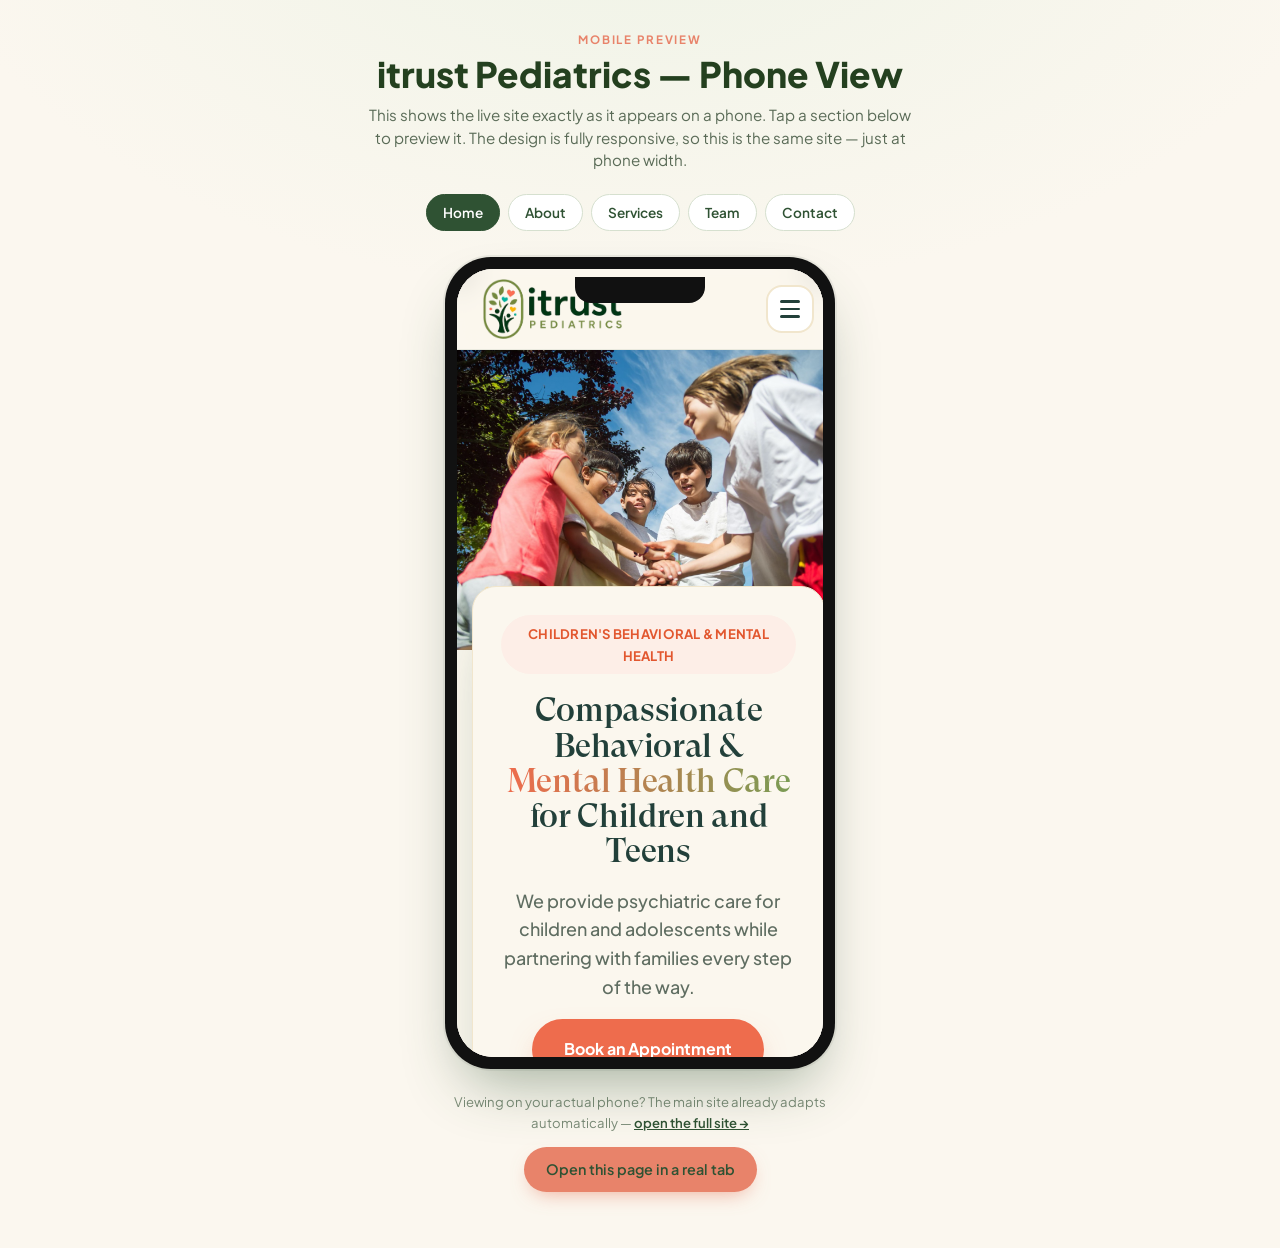
<file: mobile/index.html>
<!DOCTYPE html>
<html lang="en">
<head>
<meta charset="UTF-8">
<meta name="viewport" content="width=device-width, initial-scale=1.0">
<title>Mobile Preview | itrust Pediatrics</title>
<link rel="preconnect" href="https://fonts.googleapis.com">
<link rel="preconnect" href="https://fonts.gstatic.com" crossorigin>
<link href="https://fonts.googleapis.com/css2?family=Plus+Jakarta+Sans:wght@400;500;600;700;800&display=swap" rel="stylesheet">
<style>
  :root{
    --cream:#fbf7ef; --green:#2f5233; --green-deep:#24401f;
    --coral:#e8836a; --sage:#8ba888; --ink:#2b2b2b;
  }
  *{box-sizing:border-box;margin:0;padding:0}
  body{
    font-family:"Plus Jakarta Sans",system-ui,sans-serif;
    background:radial-gradient(1200px 700px at 50% -10%,#eef3e6 0%,var(--cream) 60%);
    color:var(--ink);min-height:100vh;
    display:flex;flex-direction:column;align-items:center;
    padding:32px 16px 56px;
  }
  .head{text-align:center;max-width:560px;margin-bottom:22px}
  .head .kicker{
    text-transform:uppercase;letter-spacing:.16em;font-size:.72rem;
    font-weight:700;color:var(--coral);margin-bottom:8px;
  }
  .head h1{
    font-size:clamp(1.6rem,5vw,2.2rem);color:var(--green-deep);
    font-weight:800;line-height:1.1;margin-bottom:10px;
  }
  .head p{color:#5a6b57;font-size:.95rem;line-height:1.5}
  /* page switcher */
  .tabs{
    display:flex;flex-wrap:wrap;gap:8px;justify-content:center;
    margin-bottom:26px;
  }
  .tabs button{
    font-family:inherit;font-size:.85rem;font-weight:600;
    padding:9px 16px;border-radius:999px;cursor:pointer;
    border:1.5px solid #d6e0cf;background:#fff;color:var(--green);
    transition:all .18s ease;
  }
  .tabs button:hover{border-color:var(--sage);transform:translateY(-1px)}
  .tabs button.active{background:var(--green);color:#fff;border-color:var(--green)}
  /* phone frame */
  .phone{
    position:relative;width:390px;max-width:100%;
    background:#111;border-radius:46px;padding:12px;
    box-shadow:0 30px 60px -20px rgba(47,82,51,.45),0 0 0 2px rgba(0,0,0,.06);
  }
  .phone::before{ /* notch */
    content:"";position:absolute;top:20px;left:50%;transform:translateX(-50%);
    width:130px;height:26px;background:#111;border-radius:0 0 16px 16px;z-index:3;
  }
  .screen{
    position:relative;width:100%;height:788px;
    border-radius:36px;overflow:hidden;background:var(--cream);
  }
  /* The iframe is made slightly wider than the frame and the overflow is
     clipped, so the inner vertical scrollbar sits outside the visible area.
     This keeps the previewed site perfectly centered (no scrollbar gutter). */
  .screen iframe{
    width:calc(100% + 17px);height:100%;border:0;display:block;background:var(--cream);
  }
  .loading{
    position:absolute;inset:0;display:flex;align-items:center;justify-content:center;
    color:var(--sage);font-weight:600;font-size:.9rem;pointer-events:none;
    transition:opacity .3s ease;
  }
  .loading.hide{opacity:0}
  .foot{
    margin-top:22px;text-align:center;color:#7a8a76;font-size:.82rem;line-height:1.6;
    max-width:420px;
  }
  .foot a{color:var(--green);font-weight:600}
  .open-real{
    display:inline-block;margin-top:14px;padding:11px 22px;border-radius:999px;
    background:var(--coral);color:#fff;font-weight:700;font-size:.9rem;
    text-decoration:none;transition:transform .15s ease,box-shadow .15s ease;
    box-shadow:0 8px 20px -8px rgba(232,131,106,.7);
  }
  .open-real:hover{transform:translateY(-2px);box-shadow:0 12px 26px -8px rgba(232,131,106,.8)}
  /* on real phones, drop the frame and just show the link */
  @media(max-width:520px){
    .phone{width:100%;border-radius:32px;padding:8px}
    .screen{height:70vh}
    .phone::before{width:100px;height:22px}
  }
</style>
</head>
<body>
  <div class="head">
    <div class="kicker">Mobile Preview</div>
    <h1>itrust Pediatrics — Phone View</h1>
    <p>This shows the live site exactly as it appears on a phone. Tap a section below to preview it. The design is fully responsive, so this is the same site — just at phone width.</p>
  </div>

  <div class="tabs" id="tabs">
    <button data-src="../index.html" class="active">Home</button>
    <button data-src="../about.html">About</button>
    <button data-src="../services.html">Services</button>
    <button data-src="../team.html">Team</button>
    <button data-src="../contact.html">Contact</button>
  </div>

  <div class="phone">
    <div class="screen">
      <div class="loading" id="loading">Loading preview…</div>
      <iframe id="frame" src="../index.html" title="Mobile preview of itrust Pediatrics"></iframe>
    </div>
  </div>

  <div class="foot">
    Viewing on your actual phone? The main site already adapts automatically —
    <a href="../index.html">open the full site&nbsp;→</a>
    <br>
    <a class="open-real" id="openReal" href="../index.html" target="_blank" rel="noopener">Open this page in a real tab</a>
  </div>

<script>
  (function(){
    var frame   = document.getElementById("frame");
    var loading = document.getElementById("loading");
    var tabs    = document.getElementById("tabs");
    var openReal= document.getElementById("openReal");

    var fallback;
    function show(loadingOn){
      loading.classList.toggle("hide", !loadingOn);
      clearTimeout(fallback);
      if(loadingOn){
        // safety net: always clear the overlay even if 'load' was missed
        fallback = setTimeout(function(){ loading.classList.add("hide"); }, 1500);
      }
    }
    frame.addEventListener("load", function(){ show(false); });

    // If the initial frame already finished loading before this script ran,
    // the 'load' event won't fire again — hide the overlay now.
    function alreadyLoaded(){
      try { return frame.contentDocument &&
                   frame.contentDocument.readyState === "complete"; }
      catch(e){ return false; }
    }
    if(alreadyLoaded()){ show(false); } else { show(true); }
    // final safety net on window load
    window.addEventListener("load", function(){ show(false); });

    tabs.addEventListener("click", function(e){
      var btn = e.target.closest("button");
      if(!btn) return;
      // active state
      [].forEach.call(tabs.querySelectorAll("button"), function(b){
        b.classList.remove("active");
      });
      btn.classList.add("active");
      // swap frame
      show(true);
      var src = btn.getAttribute("data-src");
      frame.src = src;
      openReal.href = src;
    });
  })();
</script>
</body>
</html>
</file>
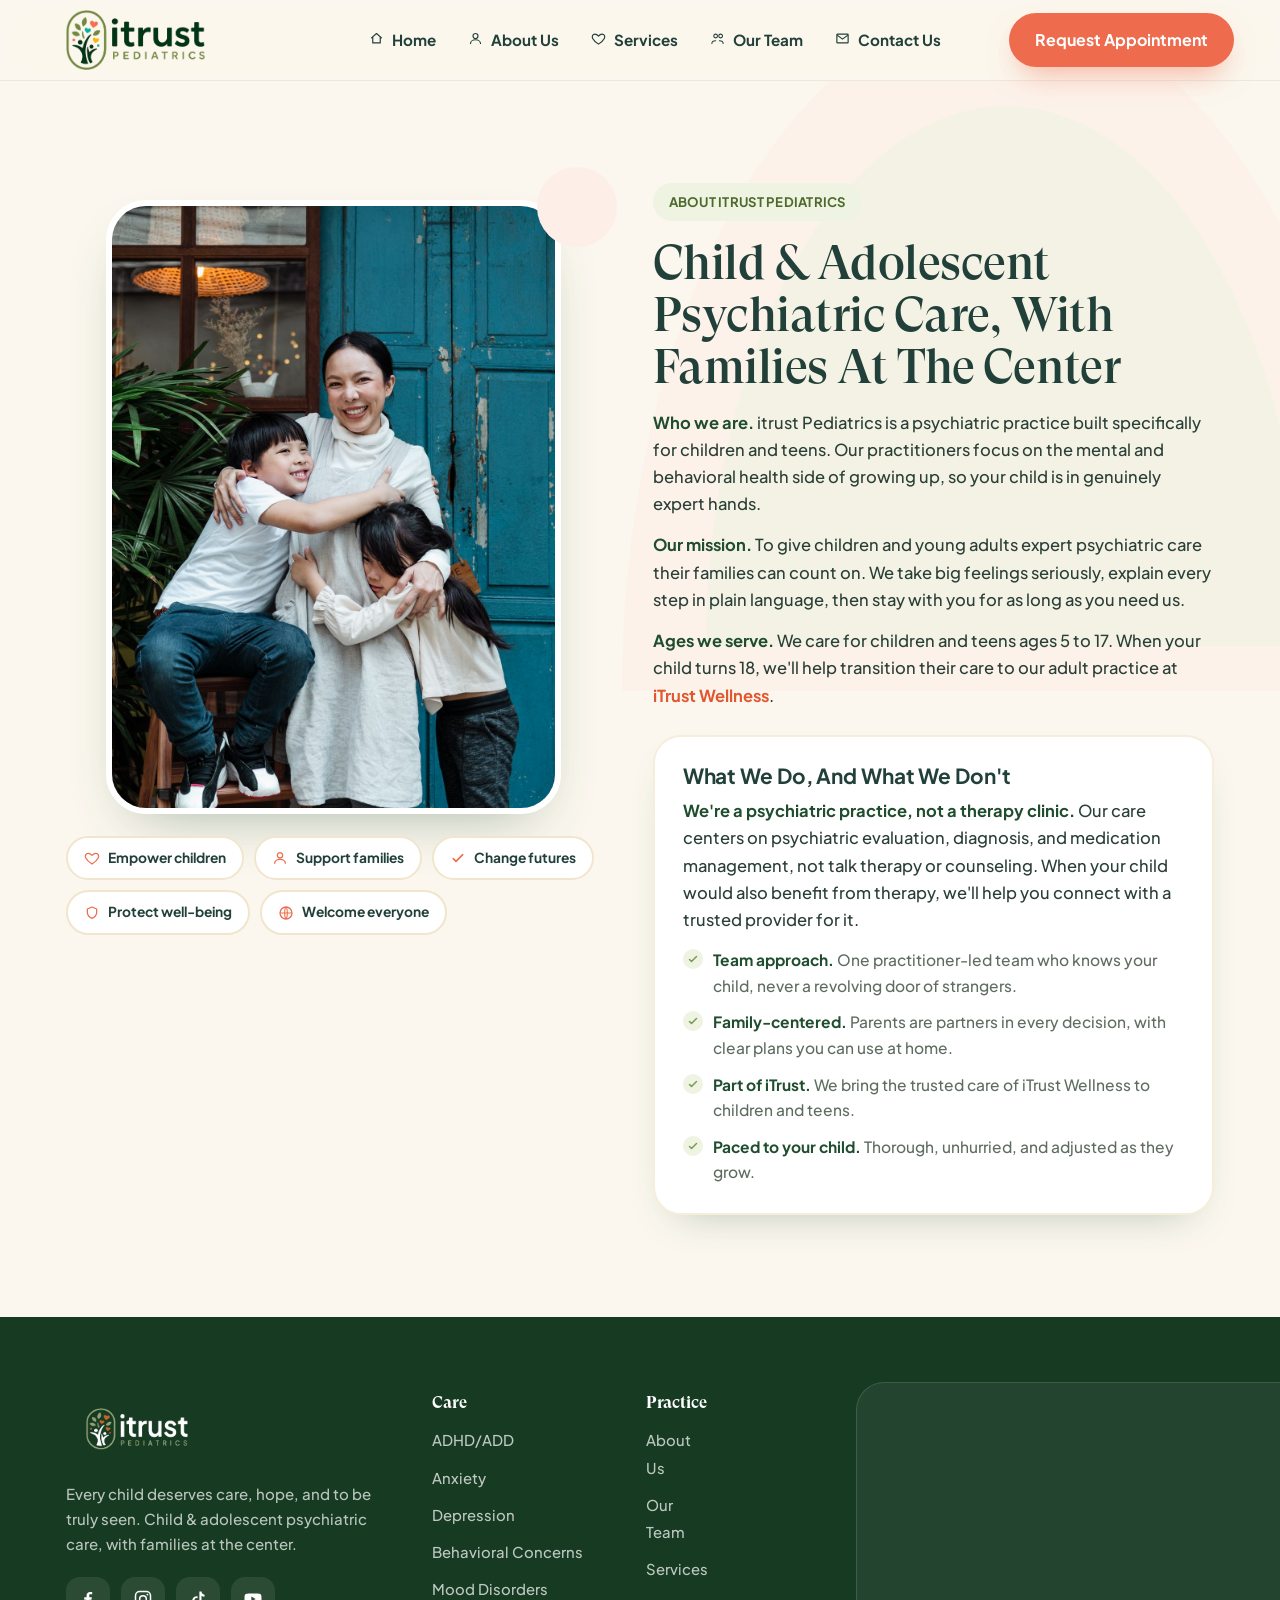
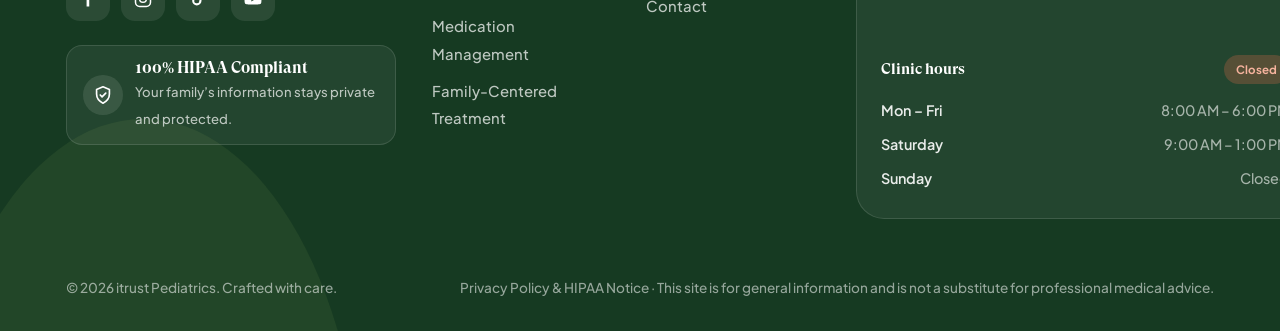
<file: about.html>
<!DOCTYPE html>
<html lang="en">
<head>
  <meta charset="UTF-8" />
  <meta name="viewport" content="width=device-width, initial-scale=1.0" />
  <title>About Our Child Psychiatry Practice | itrust Pediatrics</title>
  <meta name="description" content="itrust Pediatrics is a child and adolescent psychiatric practice for ages 5–17, focused on medication management with families at the center of every plan." />
  <link rel="preconnect" href="https://fonts.googleapis.com" />
  <link rel="preconnect" href="https://fonts.gstatic.com" crossorigin />
  <link href="https://fonts.googleapis.com/css2?family=Plus+Jakarta+Sans:ital,wght@0,400;0,500;0,600;0,700;0,800;1,400;1,500&display=swap" rel="stylesheet" />
  <link rel="stylesheet" href="styles.css?v=41" />
  <link rel="icon" href="assets/itrust-pediatrics-logo.jpg" />
  <link rel="apple-touch-icon" href="assets/itrust-pediatrics-logo.jpg" />
  <link rel="canonical" href="https://palace1997.github.io/itrust-pediatrics-2.0/about.html" />
  <meta property="og:type" content="website" />
  <meta property="og:site_name" content="itrust Pediatrics" />
  <meta property="og:title" content="About Our Child Psychiatry Practice | itrust Pediatrics" />
  <meta property="og:description" content="itrust Pediatrics is a child and adolescent psychiatric practice for ages 5&ndash;17, focused on medication management with families at the center of every plan." />
  <meta property="og:url" content="https://palace1997.github.io/itrust-pediatrics-2.0/about.html" />
  <meta property="og:image" content="https://palace1997.github.io/itrust-pediatrics-2.0/assets/hero-light-1.jpg" />
  <meta name="twitter:card" content="summary_large_image" />
  <meta name="twitter:title" content="About Our Child Psychiatry Practice | itrust Pediatrics" />
  <meta name="twitter:description" content="A child and adolescent psychiatric practice for ages 5&ndash;17, with families at the center of every plan." />
  <meta name="twitter:image" content="https://palace1997.github.io/itrust-pediatrics-2.0/assets/hero-light-1.jpg" />
  <meta name="theme-color" content="#fbf7ee" />
</head>
<body>
  <a class="skip-link" href="#about">Skip to content</a>

  <header class="site-header" id="top">
    <div class="container header-inner">
      <a href="index.html" class="brand" aria-label="itrust Pediatrics home"><img src="assets/itrust-logo-color.png" alt="itrust Pediatrics logo" class="brand-logo" /></a>
      <nav class="main-nav" aria-label="Primary">
        <ul>
          <li><a href="index.html"><span class="nav-icon" aria-hidden="true"><svg viewBox="0 0 24 24" fill="none"><path d="M4 11 12 4l8 7" stroke="currentColor" stroke-width="1.9" stroke-linecap="round" stroke-linejoin="round"/><path d="M6 10v9h12v-9" stroke="currentColor" stroke-width="1.9" stroke-linecap="round" stroke-linejoin="round"/></svg></span><span>Home</span></a></li>
          <li><a href="about.html"><span class="nav-icon" aria-hidden="true"><svg viewBox="0 0 24 24" fill="none"><path d="M12 12a4 4 0 1 0 0-8 4 4 0 0 0 0 8Z" stroke="currentColor" stroke-width="1.9"/><path d="M4 20c0-3.3 3.6-6 8-6s8 2.7 8 6" stroke="currentColor" stroke-width="1.9" stroke-linecap="round"/></svg></span><span>About Us</span></a></li>
          <li><a href="services.html"><span class="nav-icon" aria-hidden="true"><svg viewBox="0 0 24 24" fill="none"><path d="M12 21s-7-4.5-9.3-9C1 8.8 2.7 5 6.3 5 9 5 12 8 12 8s3-3 5.7-3C21.3 5 23 8.8 21.3 12 19 16.5 12 21 12 21Z" stroke="currentColor" stroke-width="1.9" stroke-linejoin="round"/></svg></span><span>Services</span></a></li>
          <li><a href="team.html"><span class="nav-icon" aria-hidden="true"><svg viewBox="0 0 24 24" fill="none"><path d="M9 11a3 3 0 1 0 0-6 3 3 0 0 0 0 6ZM17 11a3 3 0 1 0 0-6 3 3 0 0 0 0 6Z" stroke="currentColor" stroke-width="1.7"/><path d="M3 20c0-2.6 2.7-4.5 6-4.5M21 20c0-2.6-2.7-4.5-6-4.5" stroke="currentColor" stroke-width="1.7" stroke-linecap="round"/></svg></span><span>Our Team</span></a></li>
          <li><a href="contact.html"><span class="nav-icon" aria-hidden="true"><svg viewBox="0 0 24 24" fill="none"><path d="M4 5h16a1 1 0 0 1 1 1v12a1 1 0 0 1-1 1H4a1 1 0 0 1-1-1V6a1 1 0 0 1 1-1Z" stroke="currentColor" stroke-width="1.9" stroke-linejoin="round"/><path d="m4 7 8 6 8-6" stroke="currentColor" stroke-width="1.9" stroke-linecap="round" stroke-linejoin="round"/></svg></span><span>Contact Us</span></a></li>
        </ul>
      </nav>
      <a href="contact.html" class="btn btn-primary header-cta">Request Appointment</a>
      <button class="more-trigger" aria-label="Open menu" aria-expanded="false" aria-controls="moreDrawer"><span class="more-trigger-icon" aria-hidden="true"><i></i><i></i><i></i></span></button>
    </div>
  </header>

  <div class="more-drawer" id="moreDrawer" aria-hidden="true">
    <div class="more-overlay" data-close></div>
    <aside class="more-panel" role="dialog" aria-modal="true" aria-label="Site menu">
      <div class="more-head"><h3>Menu</h3><button class="more-close-x" data-close aria-label="Close menu">&times;</button></div>
      <p class="more-subtitle">Jump to any part of itrust Pediatrics.</p>
      <nav class="more-nav" aria-label="Mobile primary">
        <a class="more-link" href="index.html">Home</a>
        <a class="more-link" href="about.html">About Us</a>
        <a class="more-link" href="services.html">Services</a>
        <a class="more-link" href="team.html">Our Team</a>
        <a class="more-link" href="index.html#faq">What to Expect</a>
        <a class="more-link" href="contact.html">Contact</a>
      </nav>
      <div class="more-tools">
        <a href="index.html#insurance" class="more-tool"><svg viewBox="0 0 24 24" fill="none" aria-hidden="true"><path d="M12 3l7 3v5c0 4.5-3 8-7 10-4-2-7-5.5-7-10V6l7-3Z" stroke="currentColor" stroke-width="1.8" stroke-linejoin="round"/><path d="m9 12 2 2 4-4" stroke="currentColor" stroke-width="1.8" stroke-linecap="round" stroke-linejoin="round"/></svg><span>Insurance &amp; Billing</span></a>
        <a href="contact.html" class="more-tool more-tool-accent" data-close><svg viewBox="0 0 24 24" fill="currentColor" aria-hidden="true"><path d="M12 21s-7-4.5-9.3-9C1 8.8 2.7 5 6.3 5 9 5 12 8 12 8s3-3 5.7-3C21.3 5 23 8.8 21.3 12 19 16.5 12 21 12 21Z"/></svg><span>Request Appointment</span></a>
      </div>
    </aside>
  </div>

  <section class="section" id="about">
    <div class="arch-wrap" aria-hidden="true"><div class="arch a1"></div><div class="arch a2"></div></div>
    <div class="container about-grid">
      <div class="about-art reveal">
        <div class="blob bob" aria-hidden="true" style="width:80px;height:80px;background:var(--coral-soft);right:-16px;top:-16px;z-index:2"></div>
        <figure class="about-photo"><img src="assets/about-1.jpg" alt="A loving family moment" loading="lazy" /></figure>
        <div class="pill-row" style="margin-top:22px">
          <span class="tag-pill"><svg viewBox="0 0 24 24" fill="none"><path d="M12 21s-7-4.5-9.3-9C1 8.8 2.7 5 6.3 5 9 5 12 8 12 8s3-3 5.7-3C21.3 5 23 8.8 21.3 12 19 16.5 12 21 12 21Z" stroke="currentColor" stroke-width="1.9" stroke-linejoin="round"/></svg>Empower children</span>
          <span class="tag-pill"><svg viewBox="0 0 24 24" fill="none"><path d="M12 12a4 4 0 1 0 0-8 4 4 0 0 0 0 8Z" stroke="currentColor" stroke-width="1.9"/><path d="M4 20c0-3.3 3.6-6 8-6s8 2.7 8 6" stroke="currentColor" stroke-width="1.9" stroke-linecap="round"/></svg>Support families</span>
          <span class="tag-pill"><svg viewBox="0 0 24 24" fill="none"><path d="M5 13l4 4L19 7" stroke="currentColor" stroke-width="2.4" stroke-linecap="round" stroke-linejoin="round"/></svg>Change futures</span>
          <span class="tag-pill"><svg viewBox="0 0 24 24" fill="none"><path d="M12 3l7 3v5c0 4.5-3 7.5-7 9-4-1.5-7-4.5-7-9V6l7-3Z" stroke="currentColor" stroke-width="1.9" stroke-linejoin="round"/></svg>Protect well-being</span>
          <span class="tag-pill"><svg viewBox="0 0 24 24" fill="none"><circle cx="12" cy="12" r="9" stroke="currentColor" stroke-width="1.9"/><path d="M3 12h18M12 3c2.6 2.7 2.6 15.3 0 18M12 3c-2.6 2.7-2.6 15.3 0 18" stroke="currentColor" stroke-width="1.6"/></svg>Welcome everyone</span>
        </div>
      </div>
      <div class="about-copy reveal d1">
        <span class="eyebrow sage"><span class="dot"></span>About itrust Pediatrics</span>
        <h1 style="margin-top:16px;font-size:clamp(2.1rem,4vw,3rem)">Child &amp; Adolescent Psychiatric Care, With Families At The Center</h1>
        <p class="lead-p" style="margin-top:16px"><strong>Who we are.</strong> itrust Pediatrics is a psychiatric practice built specifically for children and teens. Our practitioners focus on the mental and behavioral health side of growing up, so your child is in genuinely expert hands.</p>
        <p class="lead-p"><strong>Our mission.</strong> To give children and young adults expert psychiatric care their families can count on. We take big feelings seriously, explain every step in plain language, then stay with you for as long as you need us.</p>
        <p class="lead-p"><strong>Ages we serve.</strong> We care for children and teens ages 5 to 17. When your child turns 18, we'll help transition their care to our adult practice at <a href="https://itrustwellness.com" target="_blank" rel="noopener" style="color:var(--coral-2);font-weight:700">iTrust Wellness</a>.</p>
        <div class="mh-card">
          <h3>What We Do, And What We Don't</h3>
          <p class="mh-intro"><strong>We're a psychiatric practice, not a therapy clinic.</strong> Our care centers on psychiatric evaluation, diagnosis, and medication management, not talk therapy or counseling. When your child would also benefit from therapy, we'll help you connect with a trusted provider for it.</p>
          <ul class="mh-points">
            <li><strong>Team approach.</strong> One practitioner-led team who knows your child, never a revolving door of strangers.</li>
            <li><strong>Family-centered.</strong> Parents are partners in every decision, with clear plans you can use at home.</li>
            <li><strong>Part of iTrust.</strong> We bring the trusted care of iTrust Wellness to children and teens.</li>
            <li><strong>Paced to your child.</strong> Thorough, unhurried, and adjusted as they grow.</li>
          </ul>
        </div>
      </div>
    </div>
  </section>

<footer class="site-footer">
    <div class="arch-wrap" aria-hidden="true"><div class="arch a3" style="background:rgba(122,155,84,.12);left:-6%;bottom:-30%;top:auto;opacity:1"></div></div>
    <div class="container footer-inner">
      <div class="footer-left">
        <div class="footer-brand">
          <img src="assets/logo/HorizontalDARKBGPeds.png" alt="itrust Pediatrics" class="footer-logo" />
          <p>Every child deserves care, hope, and to be truly seen. Child &amp; adolescent psychiatric care, with families at the center.</p>
          <ul class="footer-socials" aria-label="Follow itrust Pediatrics on social media">
            <li><a href="#" class="social-btn" aria-label="Facebook" target="_blank" rel="noopener"><svg viewBox="0 0 24 24" fill="currentColor" aria-hidden="true"><path d="M13.5 21v-8h2.7l.4-3.1h-3.1V7.9c0-.9.25-1.5 1.55-1.5H17V3.6c-.3 0-1.3-.1-2.5-.1-2.5 0-4.2 1.5-4.2 4.3v2.1H7.5V13h2.8v8h3.2Z"/></svg></a></li>
            <li><a href="#" class="social-btn" aria-label="Instagram" target="_blank" rel="noopener"><svg viewBox="0 0 24 24" fill="none" aria-hidden="true"><rect x="3" y="3" width="18" height="18" rx="5" stroke="currentColor" stroke-width="1.8"/><circle cx="12" cy="12" r="4" stroke="currentColor" stroke-width="1.8"/><circle cx="17.3" cy="6.7" r="1.1" fill="currentColor"/></svg></a></li>
            <li><a href="#" class="social-btn" aria-label="TikTok" target="_blank" rel="noopener"><svg viewBox="0 0 24 24" fill="currentColor" aria-hidden="true"><path d="M16.2 3c.35 2.05 1.6 3.5 3.6 3.85v2.45c-1.35 0-2.55-.4-3.6-1.1v5.95a5.6 5.6 0 1 1-5.6-5.6c.3 0 .6.03.9.08v2.55a3.05 3.05 0 1 0 2.15 2.92V3h2.55Z"/></svg></a></li>
            <li><a href="#" class="social-btn" aria-label="YouTube" target="_blank" rel="noopener"><svg viewBox="0 0 24 24" fill="currentColor" aria-hidden="true"><path d="M22 8.2c-.2-1.4-.8-2.3-2.3-2.5C17.8 5.4 12 5.4 12 5.4s-5.8 0-7.7.3C2.8 5.9 2.2 6.8 2 8.2 1.8 9.6 1.8 12 1.8 12s0 2.4.2 3.8c.2 1.4.8 2.3 2.3 2.5 1.9.3 7.7.3 7.7.3s5.8 0 7.7-.3c1.5-.2 2.1-1.1 2.3-2.5.2-1.4.2-3.8.2-3.8s0-2.4-.2-3.8ZM10 15V9l5.2 3L10 15Z"/></svg></a></li>
          </ul>
          <div class="brand-hipaa"><span class="bh-badge" aria-hidden="true"><svg viewBox="0 0 24 24" fill="none"><path d="M12 3l7 3v5c0 4.5-3 8-7 10-4-2-7-5.5-7-10V6l7-3Z" stroke="currentColor" stroke-width="1.8" stroke-linejoin="round"/><path d="m9 12 2 2 4-4" stroke="currentColor" stroke-width="1.8" stroke-linecap="round" stroke-linejoin="round"/></svg></span><div class="bh-text"><b>100% HIPAA Compliant</b><span>Your family&rsquo;s information stays private and protected.</span></div></div>
        </div>
        <div class="footer-links" style="display:flex;gap:44px">
          <div class="footer-col"><h4>Care</h4><ul><li><a href="services.html">ADHD/ADD</a></li><li><a href="services.html">Anxiety</a></li><li><a href="services.html">Depression</a></li><li><a href="services.html">Behavioral Concerns</a></li><li><a href="services.html">Mood Disorders</a></li><li><a href="services.html">Medication Management</a></li><li><a href="services.html">Family-Centered Treatment</a></li></ul></div>
          <div class="footer-col"><h4>Practice</h4><ul><li><a href="about.html">About Us</a></li><li><a href="team.html">Our Team</a></li><li><a href="services.html">Services</a></li><li><a href="contact.html">Contact</a></li></ul></div>
        </div>
      </div>
      <aside class="visit-card visit-map" aria-label="itrust Pediatrics clinic location and hours">
        <iframe title="Map showing the itrust Pediatrics clinic location" src="https://www.google.com/maps?q=123%20Wellness%20Way%2C%20Suite%20200%2C%20Greenville%2C%20SC%2029601&amp;output=embed" loading="lazy" referrerpolicy="no-referrer-when-downgrade" allowfullscreen></iframe>
        <div class="visit-hours">
          <div class="hours-head"><h5>Clinic hours</h5><span class="visit-status" id="clinicStatus" aria-live="polite"></span></div>
          <table id="clinicHours">
            <tr data-days="1,2,3,4,5" data-open="8" data-close="18"><th>Mon &ndash; Fri</th><td>8:00 AM &ndash; 6:00 PM</td></tr>
            <tr data-days="6" data-open="9" data-close="13"><th>Saturday</th><td>9:00 AM &ndash; 1:00 PM</td></tr>
            <tr data-days="0"><th>Sunday</th><td>Closed</td></tr>
          </table>
        </div>
      </aside>
    </div>
    <div class="container footer-bottom">
      <p>© 2026 itrust Pediatrics. Crafted with care.</p>
      <p><a href="privacy.html">Privacy Policy &amp; HIPAA Notice</a> · This site is for general information and is not a substitute for professional medical advice.</p>
    </div>
  </footer>

  <script src="script.js?v=41"></script>
</body>
</html>
</file>
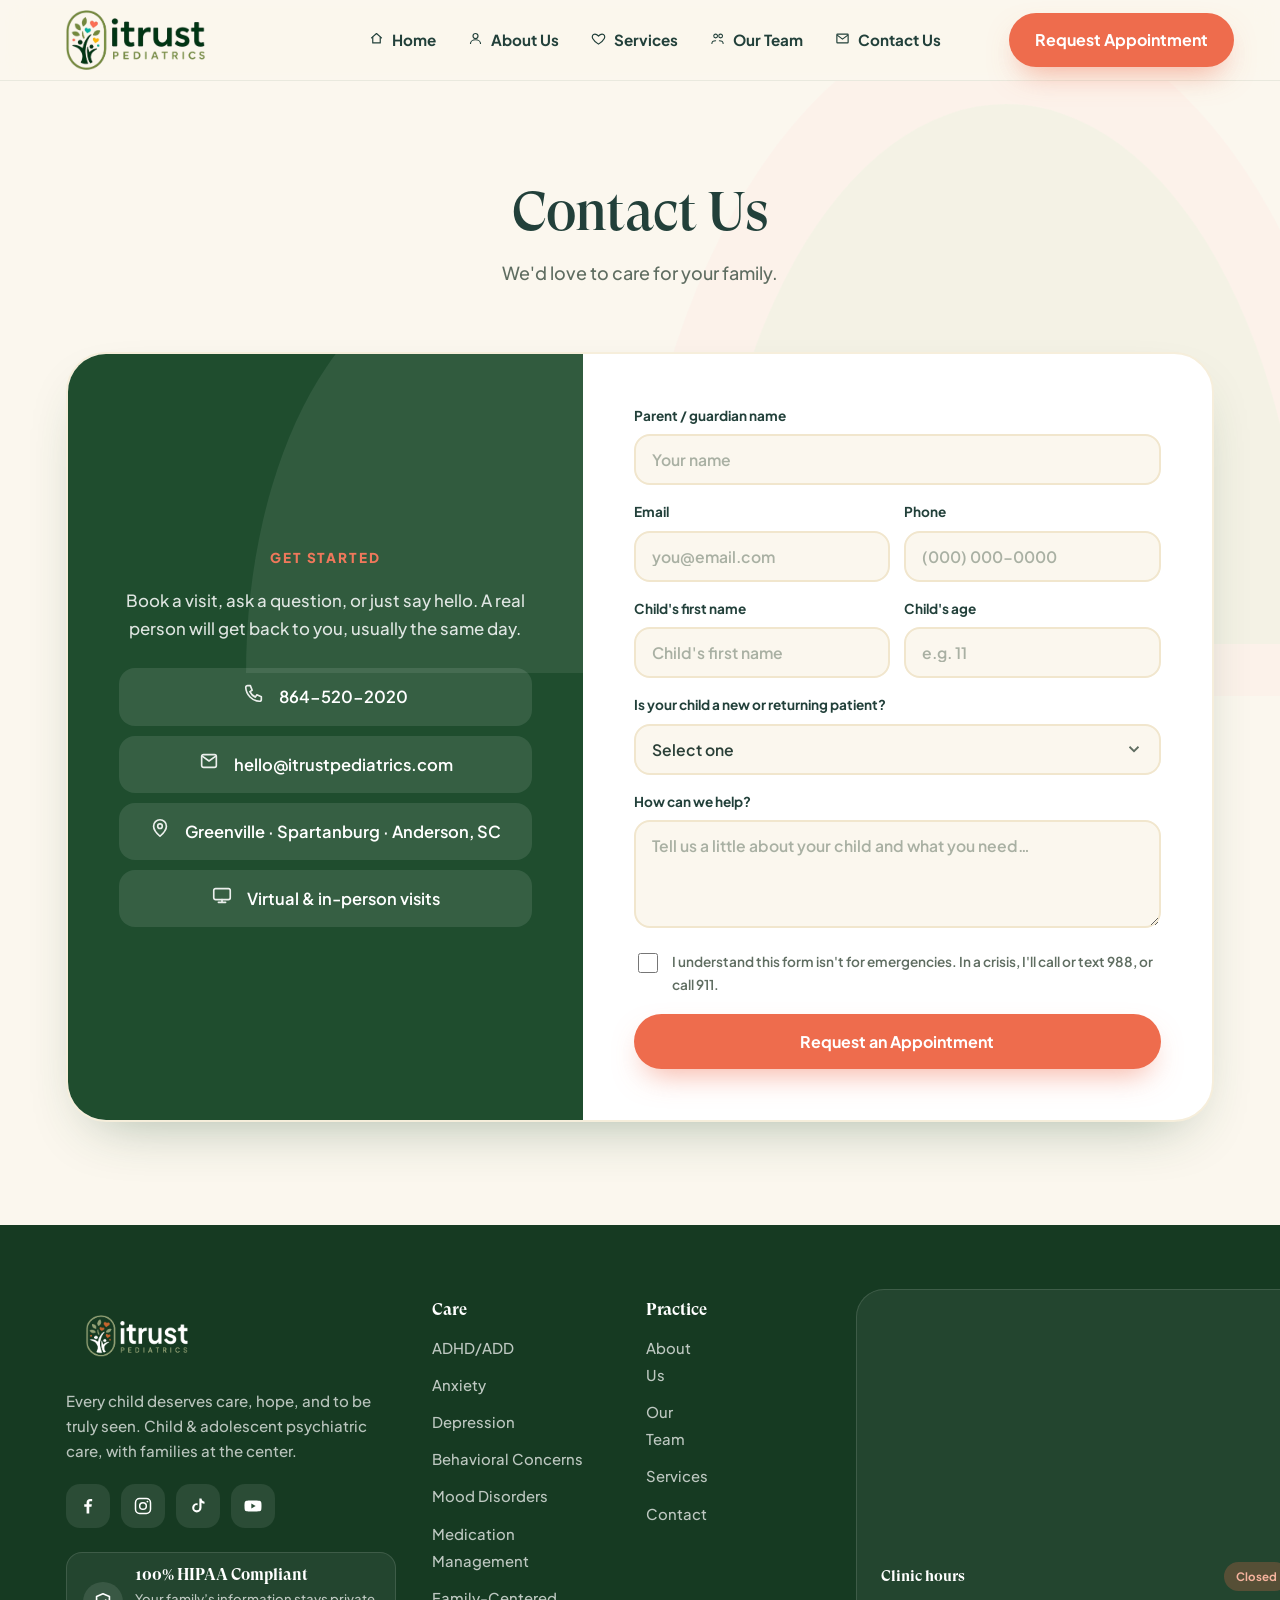
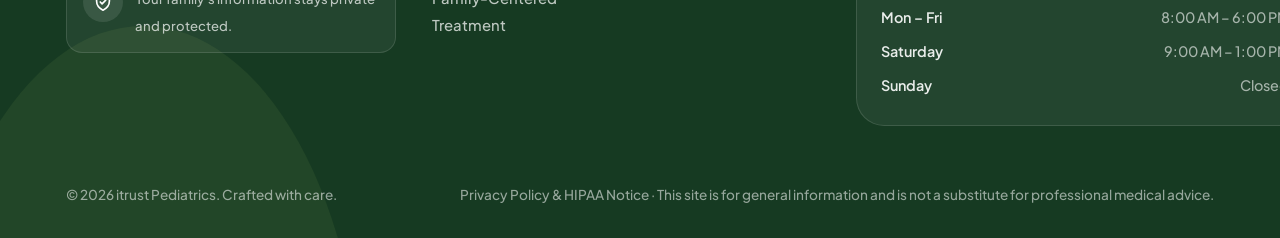
<file: contact.html>
<!DOCTYPE html>
<html lang="en">
<head>
  <meta charset="UTF-8" />
  <meta name="viewport" content="width=device-width, initial-scale=1.0" />
  <title>Contact Us &amp; Request an Appointment | itrust Pediatrics</title>
  <meta name="description" content="Contact itrust Pediatrics to ask a question or request an appointment for your child's psychiatric care. New and returning patients ages 5–17 welcome." />
  <link rel="preconnect" href="https://fonts.googleapis.com" />
  <link rel="preconnect" href="https://fonts.gstatic.com" crossorigin />
  <link href="https://fonts.googleapis.com/css2?family=Plus+Jakarta+Sans:ital,wght@0,400;0,500;0,600;0,700;0,800;1,400;1,500&display=swap" rel="stylesheet" />
  <link rel="stylesheet" href="styles.css?v=41" />
  <link rel="icon" href="assets/itrust-pediatrics-logo.jpg" />
  <link rel="apple-touch-icon" href="assets/itrust-pediatrics-logo.jpg" />
  <link rel="canonical" href="https://palace1997.github.io/itrust-pediatrics-2.0/contact.html" />
  <meta property="og:type" content="website" />
  <meta property="og:site_name" content="itrust Pediatrics" />
  <meta property="og:title" content="Contact Us &amp; Request an Appointment | itrust Pediatrics" />
  <meta property="og:description" content="Contact itrust Pediatrics to ask a question or request an appointment for your child's psychiatric care. New and returning patients ages 5&ndash;17 welcome." />
  <meta property="og:url" content="https://palace1997.github.io/itrust-pediatrics-2.0/contact.html" />
  <meta property="og:image" content="https://palace1997.github.io/itrust-pediatrics-2.0/assets/hero-light-1.jpg" />
  <meta name="twitter:card" content="summary_large_image" />
  <meta name="twitter:title" content="Contact Us &amp; Request an Appointment | itrust Pediatrics" />
  <meta name="twitter:description" content="Ask a question or request an appointment for your child's psychiatric care. Ages 5&ndash;17 welcome." />
  <meta name="twitter:image" content="https://palace1997.github.io/itrust-pediatrics-2.0/assets/hero-light-1.jpg" />
  <meta name="theme-color" content="#fbf7ee" />
</head>
<body>
  <a class="skip-link" href="#contact">Skip to content</a>

  <header class="site-header" id="top">
    <div class="container header-inner">
      <a href="index.html" class="brand" aria-label="itrust Pediatrics home"><img src="assets/itrust-logo-color.png" alt="itrust Pediatrics logo" class="brand-logo" /></a>
      <nav class="main-nav" aria-label="Primary">
        <ul>
          <li><a href="index.html"><span class="nav-icon" aria-hidden="true"><svg viewBox="0 0 24 24" fill="none"><path d="M4 11 12 4l8 7" stroke="currentColor" stroke-width="1.9" stroke-linecap="round" stroke-linejoin="round"/><path d="M6 10v9h12v-9" stroke="currentColor" stroke-width="1.9" stroke-linecap="round" stroke-linejoin="round"/></svg></span><span>Home</span></a></li>
          <li><a href="about.html"><span class="nav-icon" aria-hidden="true"><svg viewBox="0 0 24 24" fill="none"><path d="M12 12a4 4 0 1 0 0-8 4 4 0 0 0 0 8Z" stroke="currentColor" stroke-width="1.9"/><path d="M4 20c0-3.3 3.6-6 8-6s8 2.7 8 6" stroke="currentColor" stroke-width="1.9" stroke-linecap="round"/></svg></span><span>About Us</span></a></li>
          <li><a href="services.html"><span class="nav-icon" aria-hidden="true"><svg viewBox="0 0 24 24" fill="none"><path d="M12 21s-7-4.5-9.3-9C1 8.8 2.7 5 6.3 5 9 5 12 8 12 8s3-3 5.7-3C21.3 5 23 8.8 21.3 12 19 16.5 12 21 12 21Z" stroke="currentColor" stroke-width="1.9" stroke-linejoin="round"/></svg></span><span>Services</span></a></li>
          <li><a href="team.html"><span class="nav-icon" aria-hidden="true"><svg viewBox="0 0 24 24" fill="none"><path d="M9 11a3 3 0 1 0 0-6 3 3 0 0 0 0 6ZM17 11a3 3 0 1 0 0-6 3 3 0 0 0 0 6Z" stroke="currentColor" stroke-width="1.7"/><path d="M3 20c0-2.6 2.7-4.5 6-4.5M21 20c0-2.6-2.7-4.5-6-4.5" stroke="currentColor" stroke-width="1.7" stroke-linecap="round"/></svg></span><span>Our Team</span></a></li>
          <li><a href="contact.html"><span class="nav-icon" aria-hidden="true"><svg viewBox="0 0 24 24" fill="none"><path d="M4 5h16a1 1 0 0 1 1 1v12a1 1 0 0 1-1 1H4a1 1 0 0 1-1-1V6a1 1 0 0 1 1-1Z" stroke="currentColor" stroke-width="1.9" stroke-linejoin="round"/><path d="m4 7 8 6 8-6" stroke="currentColor" stroke-width="1.9" stroke-linecap="round" stroke-linejoin="round"/></svg></span><span>Contact Us</span></a></li>
        </ul>
      </nav>
      <a href="contact.html" class="btn btn-primary header-cta">Request Appointment</a>
      <button class="more-trigger" aria-label="Open menu" aria-expanded="false" aria-controls="moreDrawer"><span class="more-trigger-icon" aria-hidden="true"><i></i><i></i><i></i></span></button>
    </div>
  </header>

  <div class="more-drawer" id="moreDrawer" aria-hidden="true">
    <div class="more-overlay" data-close></div>
    <aside class="more-panel" role="dialog" aria-modal="true" aria-label="Site menu">
      <div class="more-head"><h3>Menu</h3><button class="more-close-x" data-close aria-label="Close menu">&times;</button></div>
      <p class="more-subtitle">Jump to any part of itrust Pediatrics.</p>
      <nav class="more-nav" aria-label="Mobile primary">
        <a class="more-link" href="index.html">Home</a>
        <a class="more-link" href="about.html">About Us</a>
        <a class="more-link" href="services.html">Services</a>
        <a class="more-link" href="team.html">Our Team</a>
        <a class="more-link" href="index.html#faq">What to Expect</a>
        <a class="more-link" href="contact.html">Contact</a>
      </nav>
      <div class="more-tools">
        <a href="index.html#insurance" class="more-tool"><svg viewBox="0 0 24 24" fill="none" aria-hidden="true"><path d="M12 3l7 3v5c0 4.5-3 8-7 10-4-2-7-5.5-7-10V6l7-3Z" stroke="currentColor" stroke-width="1.8" stroke-linejoin="round"/><path d="m9 12 2 2 4-4" stroke="currentColor" stroke-width="1.8" stroke-linecap="round" stroke-linejoin="round"/></svg><span>Insurance &amp; Billing</span></a>
        <a href="contact.html" class="more-tool more-tool-accent" data-close><svg viewBox="0 0 24 24" fill="currentColor" aria-hidden="true"><path d="M12 21s-7-4.5-9.3-9C1 8.8 2.7 5 6.3 5 9 5 12 8 12 8s3-3 5.7-3C21.3 5 23 8.8 21.3 12 19 16.5 12 21 12 21Z"/></svg><span>Request Appointment</span></a>
      </div>
    </aside>
  </div>

  <section class="section" id="contact">
    <div class="arch-wrap" aria-hidden="true"><div class="arch a1"></div><div class="arch a2"></div></div>
    <div class="container">
      <div class="section-head reveal">
        <h1 style="font-size:clamp(2.1rem,4.6vw,3.4rem)">Contact Us</h1>
        <p class="sub">We'd love to care for your family.</p>
      </div>
      <div class="contact-card reveal">
        <div class="contact-copy">
          <div class="arch-wrap" aria-hidden="true"><div class="arch a3" style="background:rgba(255,255,255,.08);right:-20%;top:-10%;opacity:1"></div></div>
          <p class="contact-kicker">Get started</p>
          <p class="sub">Book a visit, ask a question, or just say hello. A real person will get back to you, usually the same day.</p>
          <ul class="contact-list">
            <li><span class="ci" aria-hidden="true"><svg viewBox="0 0 24 24" fill="none"><path d="M5 4h3l2 5-2.5 1.5a12 12 0 0 0 6 6L15 14l5 2v3a2 2 0 0 1-2 2A16 16 0 0 1 3 6a2 2 0 0 1 2-2Z" stroke="currentColor" stroke-width="1.8" stroke-linejoin="round"/></svg></span><a href="tel:8645202020">864-520-2020</a></li>
            <li><span class="ci" aria-hidden="true"><svg viewBox="0 0 24 24" fill="none"><rect x="4" y="5" width="16" height="14" rx="2" stroke="currentColor" stroke-width="1.8"/><path d="m5 7 7 5 7-5" stroke="currentColor" stroke-width="1.8" stroke-linecap="round" stroke-linejoin="round"/></svg></span><a href="mailto:hello@itrustpediatrics.com">hello@itrustpediatrics.com</a></li>
            <li><span class="ci" aria-hidden="true"><svg viewBox="0 0 24 24" fill="none"><path d="M12 21s-7-6.2-7-11a7 7 0 1 1 14 0c0 4.8-7 11-7 11Z" stroke="currentColor" stroke-width="1.8" stroke-linejoin="round"/><circle cx="12" cy="10" r="2.5" stroke="currentColor" stroke-width="1.8"/></svg></span><span>Greenville · Spartanburg · Anderson, SC</span></li>
            <li><span class="ci" aria-hidden="true"><svg viewBox="0 0 24 24" fill="none"><rect x="3" y="5" width="18" height="12" rx="2" stroke="currentColor" stroke-width="1.8"/><path d="M8 20h8M12 17v3" stroke="currentColor" stroke-width="1.8" stroke-linecap="round"/></svg></span><span>Virtual &amp; in-person visits</span></li>
          </ul>
        </div>
        <form class="contact-form" onsubmit="return false;">
          <div class="field"><label for="name">Parent / guardian name</label><input id="name" type="text" placeholder="Your name" required /></div>
          <div class="field-row">
            <div class="field"><label for="email">Email</label><input id="email" type="email" placeholder="you@email.com" required /></div>
            <div class="field"><label for="phone">Phone</label><input id="phone" type="tel" placeholder="(000) 000-0000" /></div>
          </div>
          <div class="field-row">
            <div class="field"><label for="childname">Child's first name</label><input id="childname" type="text" placeholder="Child's first name" /></div>
            <div class="field"><label for="childage">Child's age</label><input id="childage" type="text" placeholder="e.g. 11" /></div>
          </div>
          <div class="field"><label for="status">Is your child a new or returning patient?</label><select id="status" required><option value="" disabled selected>Select one</option><option>New patient</option><option>Returning patient</option></select></div>
          <div class="field"><label for="msg">How can we help?</label><textarea id="msg" rows="4" placeholder="Tell us a little about your child and what you need…"></textarea></div>
          <div class="field-consent"><input type="checkbox" id="consent" /><label for="consent">I understand this form isn't for emergencies. In a crisis, I'll call or text 988, or call 911.</label></div>
          <button type="submit" class="btn btn-primary btn-block">Request an Appointment</button>
        </form>
      </div>
    </div>
  </section>

<footer class="site-footer">
    <div class="arch-wrap" aria-hidden="true"><div class="arch a3" style="background:rgba(122,155,84,.12);left:-6%;bottom:-30%;top:auto;opacity:1"></div></div>
    <div class="container footer-inner">
      <div class="footer-left">
        <div class="footer-brand">
          <img src="assets/logo/HorizontalDARKBGPeds.png" alt="itrust Pediatrics" class="footer-logo" />
          <p>Every child deserves care, hope, and to be truly seen. Child &amp; adolescent psychiatric care, with families at the center.</p>
          <ul class="footer-socials" aria-label="Follow itrust Pediatrics on social media">
            <li><a href="#" class="social-btn" aria-label="Facebook" target="_blank" rel="noopener"><svg viewBox="0 0 24 24" fill="currentColor" aria-hidden="true"><path d="M13.5 21v-8h2.7l.4-3.1h-3.1V7.9c0-.9.25-1.5 1.55-1.5H17V3.6c-.3 0-1.3-.1-2.5-.1-2.5 0-4.2 1.5-4.2 4.3v2.1H7.5V13h2.8v8h3.2Z"/></svg></a></li>
            <li><a href="#" class="social-btn" aria-label="Instagram" target="_blank" rel="noopener"><svg viewBox="0 0 24 24" fill="none" aria-hidden="true"><rect x="3" y="3" width="18" height="18" rx="5" stroke="currentColor" stroke-width="1.8"/><circle cx="12" cy="12" r="4" stroke="currentColor" stroke-width="1.8"/><circle cx="17.3" cy="6.7" r="1.1" fill="currentColor"/></svg></a></li>
            <li><a href="#" class="social-btn" aria-label="TikTok" target="_blank" rel="noopener"><svg viewBox="0 0 24 24" fill="currentColor" aria-hidden="true"><path d="M16.2 3c.35 2.05 1.6 3.5 3.6 3.85v2.45c-1.35 0-2.55-.4-3.6-1.1v5.95a5.6 5.6 0 1 1-5.6-5.6c.3 0 .6.03.9.08v2.55a3.05 3.05 0 1 0 2.15 2.92V3h2.55Z"/></svg></a></li>
            <li><a href="#" class="social-btn" aria-label="YouTube" target="_blank" rel="noopener"><svg viewBox="0 0 24 24" fill="currentColor" aria-hidden="true"><path d="M22 8.2c-.2-1.4-.8-2.3-2.3-2.5C17.8 5.4 12 5.4 12 5.4s-5.8 0-7.7.3C2.8 5.9 2.2 6.8 2 8.2 1.8 9.6 1.8 12 1.8 12s0 2.4.2 3.8c.2 1.4.8 2.3 2.3 2.5 1.9.3 7.7.3 7.7.3s5.8 0 7.7-.3c1.5-.2 2.1-1.1 2.3-2.5.2-1.4.2-3.8.2-3.8s0-2.4-.2-3.8ZM10 15V9l5.2 3L10 15Z"/></svg></a></li>
          </ul>
          <div class="brand-hipaa"><span class="bh-badge" aria-hidden="true"><svg viewBox="0 0 24 24" fill="none"><path d="M12 3l7 3v5c0 4.5-3 8-7 10-4-2-7-5.5-7-10V6l7-3Z" stroke="currentColor" stroke-width="1.8" stroke-linejoin="round"/><path d="m9 12 2 2 4-4" stroke="currentColor" stroke-width="1.8" stroke-linecap="round" stroke-linejoin="round"/></svg></span><div class="bh-text"><b>100% HIPAA Compliant</b><span>Your family&rsquo;s information stays private and protected.</span></div></div>
        </div>
        <div class="footer-links" style="display:flex;gap:44px">
          <div class="footer-col"><h4>Care</h4><ul><li><a href="services.html">ADHD/ADD</a></li><li><a href="services.html">Anxiety</a></li><li><a href="services.html">Depression</a></li><li><a href="services.html">Behavioral Concerns</a></li><li><a href="services.html">Mood Disorders</a></li><li><a href="services.html">Medication Management</a></li><li><a href="services.html">Family-Centered Treatment</a></li></ul></div>
          <div class="footer-col"><h4>Practice</h4><ul><li><a href="about.html">About Us</a></li><li><a href="team.html">Our Team</a></li><li><a href="services.html">Services</a></li><li><a href="contact.html">Contact</a></li></ul></div>
        </div>
      </div>
      <aside class="visit-card visit-map" aria-label="itrust Pediatrics clinic location and hours">
        <iframe title="Map showing the itrust Pediatrics clinic location" src="https://www.google.com/maps?q=123%20Wellness%20Way%2C%20Suite%20200%2C%20Greenville%2C%20SC%2029601&amp;output=embed" loading="lazy" referrerpolicy="no-referrer-when-downgrade" allowfullscreen></iframe>
        <div class="visit-hours">
          <div class="hours-head"><h5>Clinic hours</h5><span class="visit-status" id="clinicStatus" aria-live="polite"></span></div>
          <table id="clinicHours">
            <tr data-days="1,2,3,4,5" data-open="8" data-close="18"><th>Mon &ndash; Fri</th><td>8:00 AM &ndash; 6:00 PM</td></tr>
            <tr data-days="6" data-open="9" data-close="13"><th>Saturday</th><td>9:00 AM &ndash; 1:00 PM</td></tr>
            <tr data-days="0"><th>Sunday</th><td>Closed</td></tr>
          </table>
        </div>
      </aside>
    </div>
    <div class="container footer-bottom">
      <p>© 2026 itrust Pediatrics. Crafted with care.</p>
      <p><a href="privacy.html">Privacy Policy &amp; HIPAA Notice</a> · This site is for general information and is not a substitute for professional medical advice.</p>
    </div>
  </footer>

  <script src="script.js?v=41"></script>
</body>
</html>
</file>
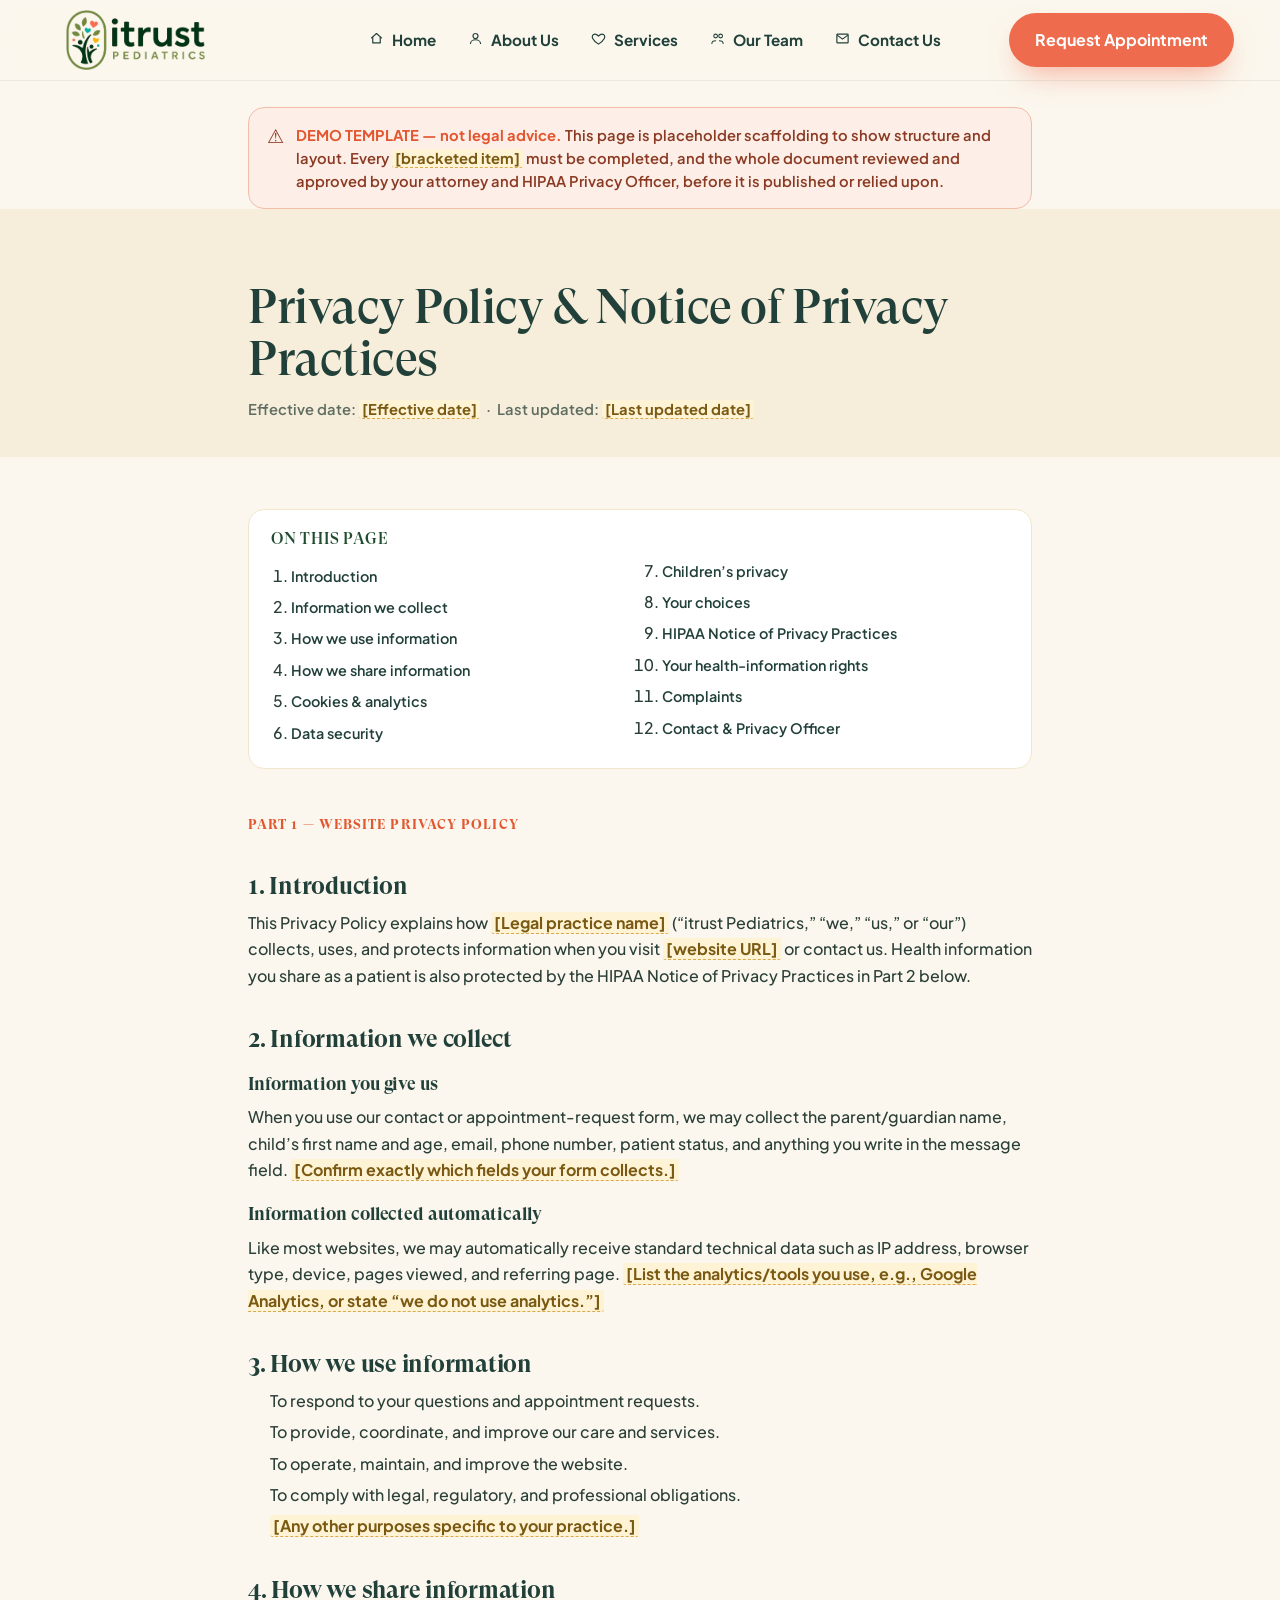
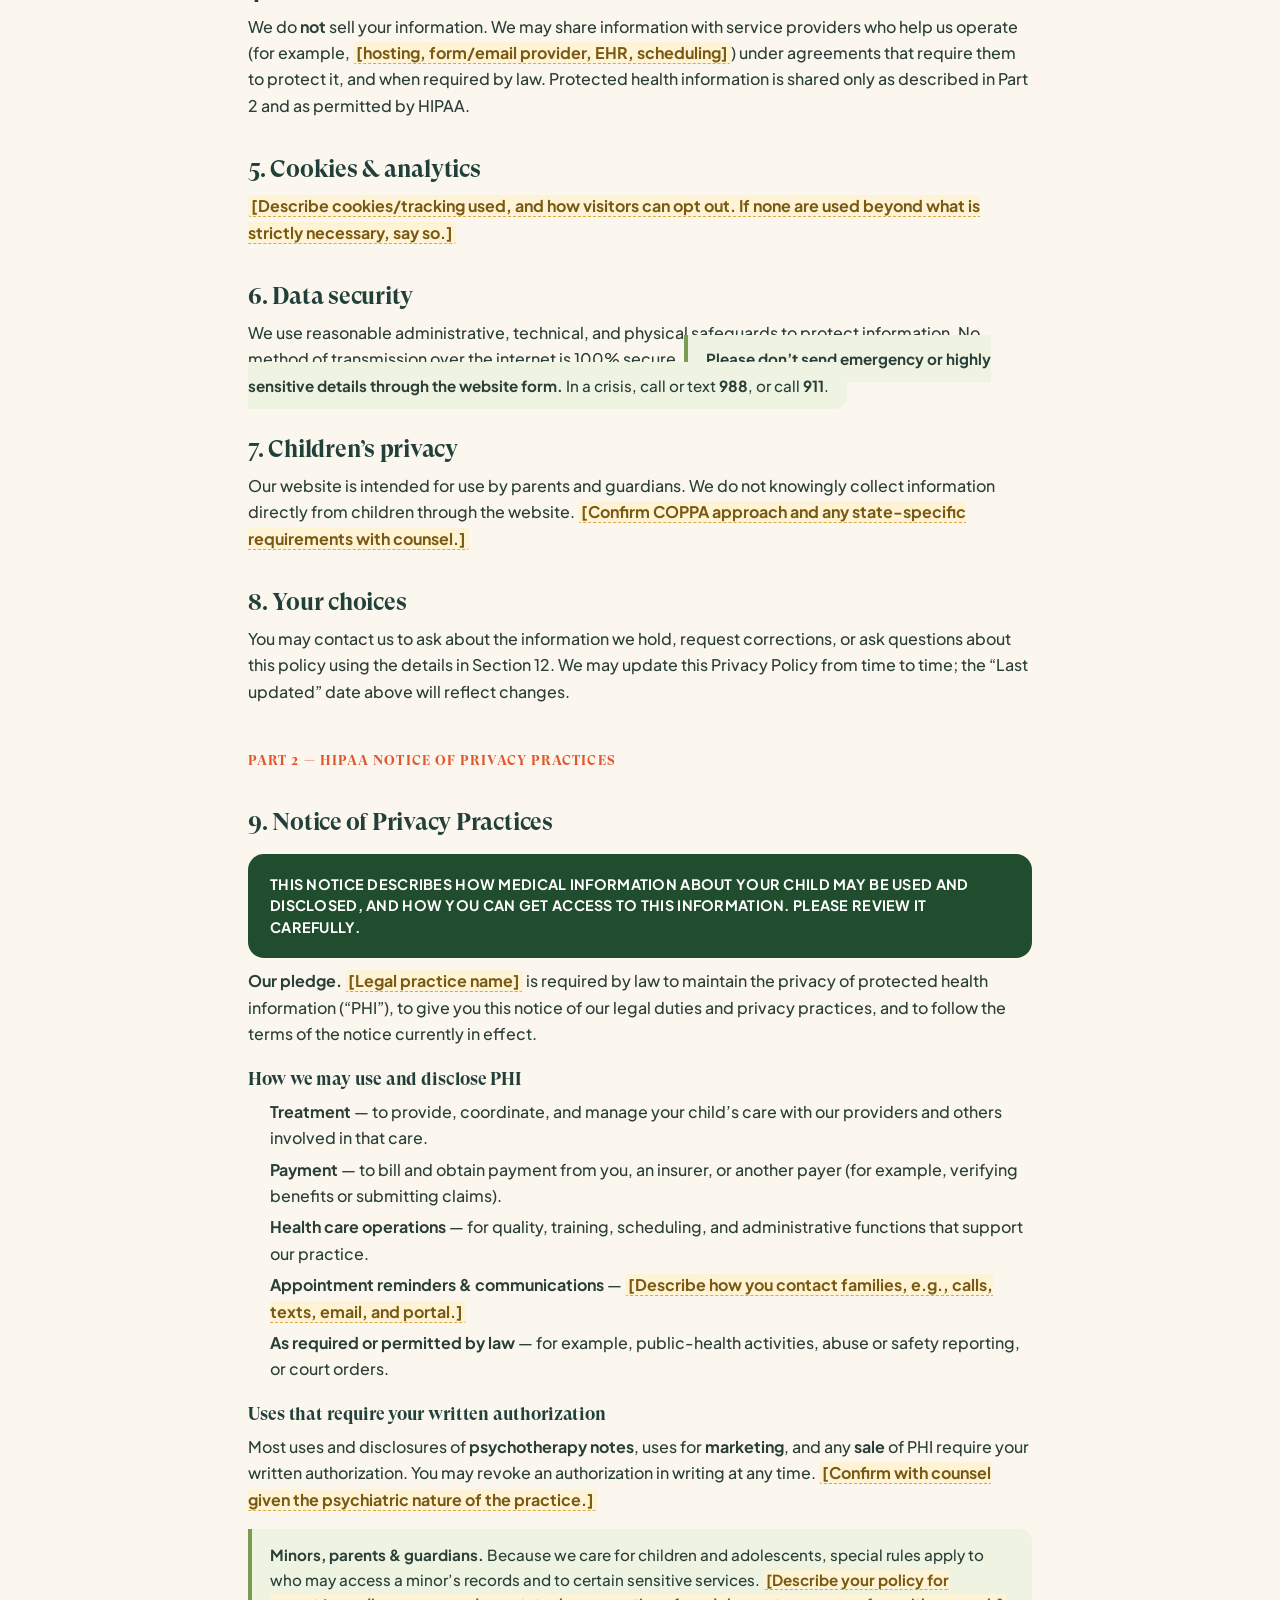
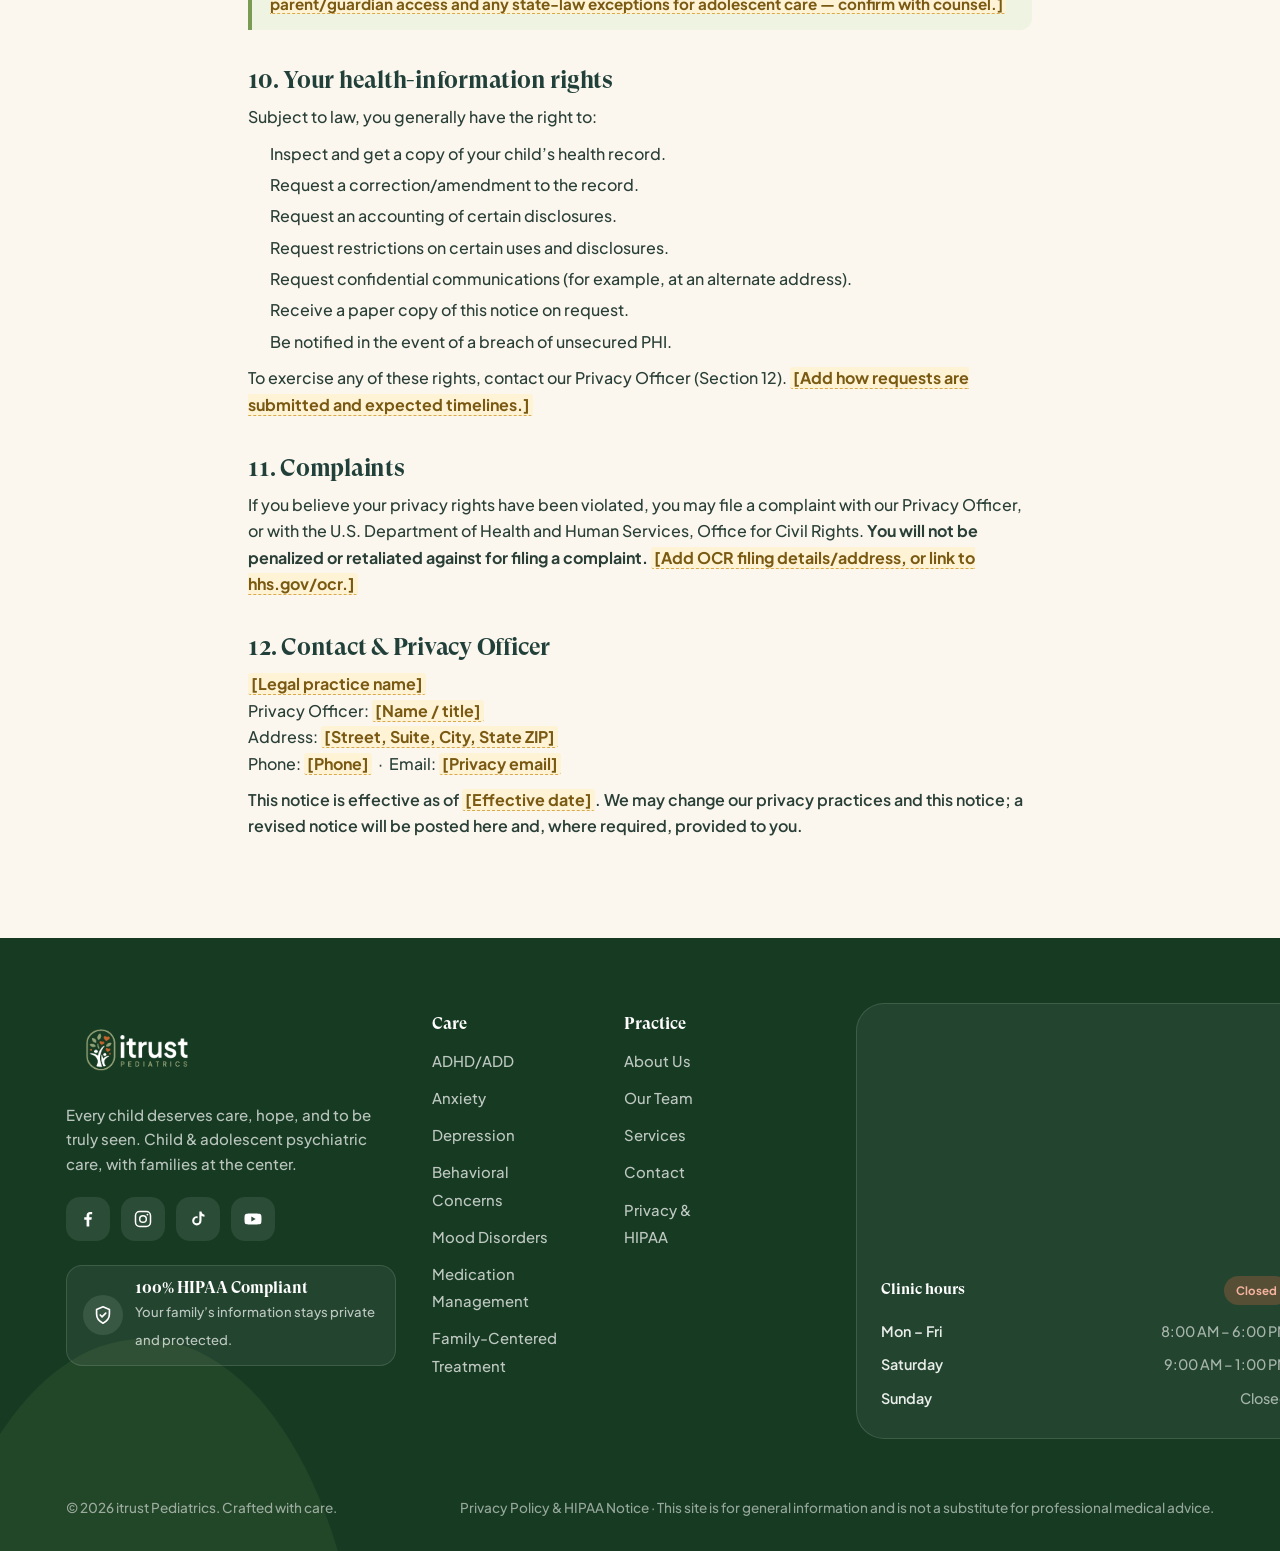
<file: privacy.html>
<!DOCTYPE html>
<html lang="en">
<head>
  <meta charset="UTF-8" />
  <meta name="viewport" content="width=device-width, initial-scale=1.0" />
  <title>Privacy Policy &amp; HIPAA Notice (Demo) | itrust Pediatrics</title>
  <meta name="description" content="Privacy Policy and HIPAA Notice of Privacy Practices for itrust Pediatrics — a demo template scaffold to be reviewed and completed before publishing." />
  <meta name="robots" content="noindex" />
  <link rel="preconnect" href="https://fonts.googleapis.com" />
  <link rel="preconnect" href="https://fonts.gstatic.com" crossorigin />
  <link href="https://fonts.googleapis.com/css2?family=Plus+Jakarta+Sans:ital,wght@0,400;0,500;0,600;0,700;0,800;1,400;1,500&display=swap" rel="stylesheet" />
  <link rel="stylesheet" href="styles.css?v=41" />
  <link rel="icon" href="assets/itrust-pediatrics-logo.jpg" />
  <link rel="apple-touch-icon" href="assets/itrust-pediatrics-logo.jpg" />
  <link rel="canonical" href="https://palace1997.github.io/itrust-pediatrics-2.0/privacy.html" />
  <meta name="theme-color" content="#fbf7ee" />
  <style>
    .legal-hero{background:var(--cream-2);padding:clamp(40px,6vw,72px) 0 clamp(24px,3vw,36px)}
    .legal-wrap{max-width:52rem;margin:0 auto;padding:0 clamp(20px,4vw,24px)}
    .legal-wrap h1{font-size:clamp(2rem,4.4vw,3rem)}
    .legal-meta{color:var(--ink-soft);font-weight:600;font-size:.92rem;margin-top:12px}
    .demo-banner{max-width:52rem;margin:26px auto 0;padding:0 clamp(20px,4vw,24px)}
    .demo-banner .inner{background:var(--coral-soft);border:1.5px solid #f1bda8;border-radius:16px;
      padding:16px 18px;color:#8a3a22;font-weight:600;font-size:.92rem;line-height:1.55;display:flex;gap:12px}
    .demo-banner b{color:var(--coral-2)}
    .demo-banner .warn{flex:0 0 auto;font-size:1.2rem;line-height:1.2}
    .legal{max-width:52rem;margin:0 auto;padding:clamp(28px,5vw,52px) clamp(20px,4vw,24px) clamp(48px,7vw,88px)}
    .legal .toc{background:#fff;border:1px solid var(--cream-3);border-radius:16px;padding:20px 22px;margin-bottom:36px}
    .legal .toc h2{font-size:1rem;text-transform:uppercase;letter-spacing:.05em;color:var(--green);margin-bottom:10px}
    .legal .toc ol{margin:0;padding-left:20px;columns:2;gap:24px}
    .legal .toc a{color:var(--green-ink);font-weight:600;font-size:.9rem;text-decoration:none}
    .legal .toc a:hover{color:var(--coral-2);text-decoration:underline}
    .legal h2.sec{font-family:var(--head);font-weight:600;color:var(--green-ink);font-size:1.5rem;margin:38px 0 8px;scroll-margin-top:90px}
    .legal h3{font-family:var(--head);font-weight:600;color:var(--green-ink);font-size:1.12rem;margin:22px 0 6px}
    .legal p,.legal li{color:var(--ink);font-size:1rem;line-height:1.65}
    .legal p{margin:10px 0}
    .legal ul{margin:10px 0 10px 22px}
    .legal li{margin:5px 0}
    .legal .part{font-family:var(--head);font-weight:700;color:var(--coral-2);text-transform:uppercase;letter-spacing:.08em;font-size:.85rem;margin-top:44px}
    .ph{background:#fff3d6;border-bottom:1px dashed #d9a94b;color:#7a5a12;font-weight:700;padding:0 3px;border-radius:3px}
    .callout{background:var(--sage-soft);border-left:4px solid var(--sage);border-radius:0 12px 12px 0;padding:14px 18px;margin:16px 0;font-size:.95rem;line-height:1.6}
    .hipaa-header{background:var(--green);color:#fff;border-radius:16px;padding:20px 22px;margin:18px 0 8px;font-weight:700;line-height:1.5;text-transform:uppercase;letter-spacing:.02em;font-size:.9rem}
  </style>
</head>
<body>
  <a class="skip-link" href="#main-content">Skip to content</a>

  <header class="site-header" id="top">
    <div class="container header-inner">
      <a href="index.html" class="brand" aria-label="itrust Pediatrics home"><img src="assets/itrust-logo-color.png" alt="itrust Pediatrics logo" class="brand-logo" /></a>
      <nav class="main-nav" aria-label="Primary">
        <ul>
          <li><a href="index.html"><span class="nav-icon" aria-hidden="true"><svg viewBox="0 0 24 24" fill="none"><path d="M4 11 12 4l8 7" stroke="currentColor" stroke-width="1.9" stroke-linecap="round" stroke-linejoin="round"/><path d="M6 10v9h12v-9" stroke="currentColor" stroke-width="1.9" stroke-linecap="round" stroke-linejoin="round"/></svg></span><span>Home</span></a></li>
          <li><a href="about.html"><span class="nav-icon" aria-hidden="true"><svg viewBox="0 0 24 24" fill="none"><path d="M12 12a4 4 0 1 0 0-8 4 4 0 0 0 0 8Z" stroke="currentColor" stroke-width="1.9"/><path d="M4 20c0-3.3 3.6-6 8-6s8 2.7 8 6" stroke="currentColor" stroke-width="1.9" stroke-linecap="round"/></svg></span><span>About Us</span></a></li>
          <li><a href="services.html"><span class="nav-icon" aria-hidden="true"><svg viewBox="0 0 24 24" fill="none"><path d="M12 21s-7-4.5-9.3-9C1 8.8 2.7 5 6.3 5 9 5 12 8 12 8s3-3 5.7-3C21.3 5 23 8.8 21.3 12 19 16.5 12 21 12 21Z" stroke="currentColor" stroke-width="1.9" stroke-linejoin="round"/></svg></span><span>Services</span></a></li>
          <li><a href="team.html"><span class="nav-icon" aria-hidden="true"><svg viewBox="0 0 24 24" fill="none"><path d="M9 11a3 3 0 1 0 0-6 3 3 0 0 0 0 6ZM17 11a3 3 0 1 0 0-6 3 3 0 0 0 0 6Z" stroke="currentColor" stroke-width="1.7"/><path d="M3 20c0-2.6 2.7-4.5 6-4.5M21 20c0-2.6-2.7-4.5-6-4.5" stroke="currentColor" stroke-width="1.7" stroke-linecap="round"/></svg></span><span>Our Team</span></a></li>
          <li><a href="contact.html"><span class="nav-icon" aria-hidden="true"><svg viewBox="0 0 24 24" fill="none"><path d="M4 5h16a1 1 0 0 1 1 1v12a1 1 0 0 1-1 1H4a1 1 0 0 1-1-1V6a1 1 0 0 1 1-1Z" stroke="currentColor" stroke-width="1.9" stroke-linejoin="round"/><path d="m4 7 8 6 8-6" stroke="currentColor" stroke-width="1.9" stroke-linecap="round" stroke-linejoin="round"/></svg></span><span>Contact Us</span></a></li>
        </ul>
      </nav>
      <a href="contact.html" class="btn btn-primary header-cta">Request Appointment</a>
      <button class="more-trigger" aria-label="Open menu" aria-expanded="false" aria-controls="moreDrawer"><span class="more-trigger-icon" aria-hidden="true"><i></i><i></i><i></i></span></button>
    </div>
  </header>

  <div class="more-drawer" id="moreDrawer" aria-hidden="true">
    <div class="more-overlay" data-close></div>
    <aside class="more-panel" role="dialog" aria-modal="true" aria-label="Site menu">
      <div class="more-head"><h3>Menu</h3><button class="more-close-x" data-close aria-label="Close menu">&times;</button></div>
      <p class="more-subtitle">Jump to any part of itrust Pediatrics.</p>
      <nav class="more-nav" aria-label="Mobile primary">
        <a class="more-link" href="index.html">Home</a>
        <a class="more-link" href="about.html">About Us</a>
        <a class="more-link" href="services.html">Services</a>
        <a class="more-link" href="team.html">Our Team</a>
        <a class="more-link" href="index.html#faq">What to Expect</a>
        <a class="more-link" href="contact.html">Contact</a>
      </nav>
      <div class="more-tools">
        <a href="index.html#insurance" class="more-tool"><svg viewBox="0 0 24 24" fill="none" aria-hidden="true"><path d="M12 3l7 3v5c0 4.5-3 8-7 10-4-2-7-5.5-7-10V6l7-3Z" stroke="currentColor" stroke-width="1.8" stroke-linejoin="round"/><path d="m9 12 2 2 4-4" stroke="currentColor" stroke-width="1.8" stroke-linecap="round" stroke-linejoin="round"/></svg><span>Insurance &amp; Billing</span></a>
        <a href="contact.html" class="more-tool more-tool-accent" data-close><svg viewBox="0 0 24 24" fill="currentColor" aria-hidden="true"><path d="M12 21s-7-4.5-9.3-9C1 8.8 2.7 5 6.3 5 9 5 12 8 12 8s3-3 5.7-3C21.3 5 23 8.8 21.3 12 19 16.5 12 21 12 21Z"/></svg><span>Request Appointment</span></a>
      </div>
    </aside>
  </div>

  <!-- DEMO BANNER -->
  <div class="demo-banner">
    <div class="inner"><span class="warn" aria-hidden="true">⚠️</span>
      <span><b>DEMO TEMPLATE — not legal advice.</b> This page is placeholder scaffolding to show structure and layout. Every <span class="ph">[bracketed item]</span> must be completed, and the whole document reviewed and approved by your attorney and HIPAA Privacy Officer, before it is published or relied upon.</span>
    </div>
  </div>

  <section id="main-content" class="legal-hero">
    <div class="legal-wrap reveal">
      <h1>Privacy Policy &amp; Notice of Privacy Practices</h1>
      <p class="legal-meta">Effective date: <span class="ph">[Effective date]</span> &nbsp;·&nbsp; Last updated: <span class="ph">[Last updated date]</span></p>
    </div>
  </section>

  <main class="legal reveal">
    <div class="toc" aria-label="Table of contents">
      <h2>On this page</h2>
      <ol>
        <li><a href="#intro">Introduction</a></li>
        <li><a href="#collect">Information we collect</a></li>
        <li><a href="#use">How we use information</a></li>
        <li><a href="#share">How we share information</a></li>
        <li><a href="#cookies">Cookies &amp; analytics</a></li>
        <li><a href="#security">Data security</a></li>
        <li><a href="#children">Children&rsquo;s privacy</a></li>
        <li><a href="#choices">Your choices</a></li>
        <li><a href="#hipaa">HIPAA Notice of Privacy Practices</a></li>
        <li><a href="#rights">Your health-information rights</a></li>
        <li><a href="#complaints">Complaints</a></li>
        <li><a href="#contact">Contact &amp; Privacy Officer</a></li>
      </ol>
    </div>

    <p class="part">Part 1 — Website Privacy Policy</p>

    <h2 class="sec" id="intro">1. Introduction</h2>
    <p>This Privacy Policy explains how <span class="ph">[Legal practice name]</span> (&ldquo;itrust Pediatrics,&rdquo; &ldquo;we,&rdquo; &ldquo;us,&rdquo; or &ldquo;our&rdquo;) collects, uses, and protects information when you visit <span class="ph">[website URL]</span> or contact us. Health information you share as a patient is also protected by the HIPAA Notice of Privacy Practices in Part 2 below.</p>

    <h2 class="sec" id="collect">2. Information we collect</h2>
    <h3>Information you give us</h3>
    <p>When you use our contact or appointment-request form, we may collect the parent/guardian name, child&rsquo;s first name and age, email, phone number, patient status, and anything you write in the message field. <span class="ph">[Confirm exactly which fields your form collects.]</span></p>
    <h3>Information collected automatically</h3>
    <p>Like most websites, we may automatically receive standard technical data such as IP address, browser type, device, pages viewed, and referring page. <span class="ph">[List the analytics/tools you use, e.g., Google Analytics, or state &ldquo;we do not use analytics.&rdquo;]</span></p>

    <h2 class="sec" id="use">3. How we use information</h2>
    <ul>
      <li>To respond to your questions and appointment requests.</li>
      <li>To provide, coordinate, and improve our care and services.</li>
      <li>To operate, maintain, and improve the website.</li>
      <li>To comply with legal, regulatory, and professional obligations.</li>
      <li><span class="ph">[Any other purposes specific to your practice.]</span></li>
    </ul>

    <h2 class="sec" id="share">4. How we share information</h2>
    <p>We do <strong>not</strong> sell your information. We may share information with service providers who help us operate (for example, <span class="ph">[hosting, form/email provider, EHR, scheduling]</span>) under agreements that require them to protect it, and when required by law. Protected health information is shared only as described in Part 2 and as permitted by HIPAA.</p>

    <h2 class="sec" id="cookies">5. Cookies &amp; analytics</h2>
    <p><span class="ph">[Describe cookies/tracking used, and how visitors can opt out. If none are used beyond what is strictly necessary, say so.]</span></p>

    <h2 class="sec" id="security">6. Data security</h2>
    <p>We use reasonable administrative, technical, and physical safeguards to protect information. No method of transmission over the internet is 100% secure. <span class="callout"><strong>Please don&rsquo;t send emergency or highly sensitive details through the website form.</strong> In a crisis, call or text <strong>988</strong>, or call <strong>911</strong>.</span></p>

    <h2 class="sec" id="children">7. Children&rsquo;s privacy</h2>
    <p>Our website is intended for use by parents and guardians. We do not knowingly collect information directly from children through the website. <span class="ph">[Confirm COPPA approach and any state-specific requirements with counsel.]</span></p>

    <h2 class="sec" id="choices">8. Your choices</h2>
    <p>You may contact us to ask about the information we hold, request corrections, or ask questions about this policy using the details in Section 12. We may update this Privacy Policy from time to time; the &ldquo;Last updated&rdquo; date above will reflect changes.</p>

    <p class="part">Part 2 — HIPAA Notice of Privacy Practices</p>

    <h2 class="sec" id="hipaa">9. Notice of Privacy Practices</h2>
    <div class="hipaa-header">This notice describes how medical information about your child may be used and disclosed, and how you can get access to this information. Please review it carefully.</div>
    <p><strong>Our pledge.</strong> <span class="ph">[Legal practice name]</span> is required by law to maintain the privacy of protected health information (&ldquo;PHI&rdquo;), to give you this notice of our legal duties and privacy practices, and to follow the terms of the notice currently in effect.</p>

    <h3>How we may use and disclose PHI</h3>
    <ul>
      <li><strong>Treatment</strong> — to provide, coordinate, and manage your child&rsquo;s care with our providers and others involved in that care.</li>
      <li><strong>Payment</strong> — to bill and obtain payment from you, an insurer, or another payer (for example, verifying benefits or submitting claims).</li>
      <li><strong>Health care operations</strong> — for quality, training, scheduling, and administrative functions that support our practice.</li>
      <li><strong>Appointment reminders &amp; communications</strong> — <span class="ph">[Describe how you contact families, e.g., calls, texts, email, and portal.]</span></li>
      <li><strong>As required or permitted by law</strong> — for example, public-health activities, abuse or safety reporting, or court orders.</li>
    </ul>

    <h3>Uses that require your written authorization</h3>
    <p>Most uses and disclosures of <strong>psychotherapy notes</strong>, uses for <strong>marketing</strong>, and any <strong>sale</strong> of PHI require your written authorization. You may revoke an authorization in writing at any time. <span class="ph">[Confirm with counsel given the psychiatric nature of the practice.]</span></p>

    <div class="callout"><strong>Minors, parents &amp; guardians.</strong> Because we care for children and adolescents, special rules apply to who may access a minor&rsquo;s records and to certain sensitive services. <span class="ph">[Describe your policy for parent/guardian access and any state-law exceptions for adolescent care — confirm with counsel.]</span></div>

    <h2 class="sec" id="rights">10. Your health-information rights</h2>
    <p>Subject to law, you generally have the right to:</p>
    <ul>
      <li>Inspect and get a copy of your child&rsquo;s health record.</li>
      <li>Request a correction/amendment to the record.</li>
      <li>Request an accounting of certain disclosures.</li>
      <li>Request restrictions on certain uses and disclosures.</li>
      <li>Request confidential communications (for example, at an alternate address).</li>
      <li>Receive a paper copy of this notice on request.</li>
      <li>Be notified in the event of a breach of unsecured PHI.</li>
    </ul>
    <p>To exercise any of these rights, contact our Privacy Officer (Section 12). <span class="ph">[Add how requests are submitted and expected timelines.]</span></p>

    <h2 class="sec" id="complaints">11. Complaints</h2>
    <p>If you believe your privacy rights have been violated, you may file a complaint with our Privacy Officer, or with the U.S. Department of Health and Human Services, Office for Civil Rights. <strong>You will not be penalized or retaliated against for filing a complaint.</strong> <span class="ph">[Add OCR filing details/address, or link to hhs.gov/ocr.]</span></p>

    <h2 class="sec" id="contact">12. Contact &amp; Privacy Officer</h2>
    <p>
      <strong><span class="ph">[Legal practice name]</span></strong><br />
      Privacy Officer: <span class="ph">[Name / title]</span><br />
      Address: <span class="ph">[Street, Suite, City, State ZIP]</span><br />
      Phone: <span class="ph">[Phone]</span> &nbsp;·&nbsp; Email: <span class="ph">[Privacy email]</span>
    </p>
    <p class="legal-meta">This notice is effective as of <span class="ph">[Effective date]</span>. We may change our privacy practices and this notice; a revised notice will be posted here and, where required, provided to you.</p>
  </main>

<footer class="site-footer">
    <div class="arch-wrap" aria-hidden="true"><div class="arch a3" style="background:rgba(122,155,84,.12);left:-6%;bottom:-30%;top:auto;opacity:1"></div></div>
    <div class="container footer-inner">
      <div class="footer-left">
        <div class="footer-brand">
          <img src="assets/logo/HorizontalDARKBGPeds.png" alt="itrust Pediatrics" class="footer-logo" />
          <p>Every child deserves care, hope, and to be truly seen. Child &amp; adolescent psychiatric care, with families at the center.</p>
          <ul class="footer-socials" aria-label="Follow itrust Pediatrics on social media">
            <li><a href="#" class="social-btn" aria-label="Facebook" target="_blank" rel="noopener"><svg viewBox="0 0 24 24" fill="currentColor" aria-hidden="true"><path d="M13.5 21v-8h2.7l.4-3.1h-3.1V7.9c0-.9.25-1.5 1.55-1.5H17V3.6c-.3 0-1.3-.1-2.5-.1-2.5 0-4.2 1.5-4.2 4.3v2.1H7.5V13h2.8v8h3.2Z"/></svg></a></li>
            <li><a href="#" class="social-btn" aria-label="Instagram" target="_blank" rel="noopener"><svg viewBox="0 0 24 24" fill="none" aria-hidden="true"><rect x="3" y="3" width="18" height="18" rx="5" stroke="currentColor" stroke-width="1.8"/><circle cx="12" cy="12" r="4" stroke="currentColor" stroke-width="1.8"/><circle cx="17.3" cy="6.7" r="1.1" fill="currentColor"/></svg></a></li>
            <li><a href="#" class="social-btn" aria-label="TikTok" target="_blank" rel="noopener"><svg viewBox="0 0 24 24" fill="currentColor" aria-hidden="true"><path d="M16.2 3c.35 2.05 1.6 3.5 3.6 3.85v2.45c-1.35 0-2.55-.4-3.6-1.1v5.95a5.6 5.6 0 1 1-5.6-5.6c.3 0 .6.03.9.08v2.55a3.05 3.05 0 1 0 2.15 2.92V3h2.55Z"/></svg></a></li>
            <li><a href="#" class="social-btn" aria-label="YouTube" target="_blank" rel="noopener"><svg viewBox="0 0 24 24" fill="currentColor" aria-hidden="true"><path d="M22 8.2c-.2-1.4-.8-2.3-2.3-2.5C17.8 5.4 12 5.4 12 5.4s-5.8 0-7.7.3C2.8 5.9 2.2 6.8 2 8.2 1.8 9.6 1.8 12 1.8 12s0 2.4.2 3.8c.2 1.4.8 2.3 2.3 2.5 1.9.3 7.7.3 7.7.3s5.8 0 7.7-.3c1.5-.2 2.1-1.1 2.3-2.5.2-1.4.2-3.8.2-3.8s0-2.4-.2-3.8ZM10 15V9l5.2 3L10 15Z"/></svg></a></li>
          </ul>
          <div class="brand-hipaa"><span class="bh-badge" aria-hidden="true"><svg viewBox="0 0 24 24" fill="none"><path d="M12 3l7 3v5c0 4.5-3 8-7 10-4-2-7-5.5-7-10V6l7-3Z" stroke="currentColor" stroke-width="1.8" stroke-linejoin="round"/><path d="m9 12 2 2 4-4" stroke="currentColor" stroke-width="1.8" stroke-linecap="round" stroke-linejoin="round"/></svg></span><div class="bh-text"><b>100% HIPAA Compliant</b><span>Your family&rsquo;s information stays private and protected.</span></div></div>
        </div>
        <div class="footer-links" style="display:flex;gap:44px">
          <div class="footer-col"><h4>Care</h4><ul><li><a href="services.html">ADHD/ADD</a></li><li><a href="services.html">Anxiety</a></li><li><a href="services.html">Depression</a></li><li><a href="services.html">Behavioral Concerns</a></li><li><a href="services.html">Mood Disorders</a></li><li><a href="services.html">Medication Management</a></li><li><a href="services.html">Family-Centered Treatment</a></li></ul></div>
          <div class="footer-col"><h4>Practice</h4><ul><li><a href="about.html">About Us</a></li><li><a href="team.html">Our Team</a></li><li><a href="services.html">Services</a></li><li><a href="contact.html">Contact</a></li><li><a href="privacy.html">Privacy &amp; HIPAA</a></li></ul></div>
        </div>
      </div>
      <aside class="visit-card visit-map" aria-label="itrust Pediatrics clinic location and hours">
        <iframe title="Map showing the itrust Pediatrics clinic location" src="https://www.google.com/maps?q=123%20Wellness%20Way%2C%20Suite%20200%2C%20Greenville%2C%20SC%2029601&amp;output=embed" loading="lazy" referrerpolicy="no-referrer-when-downgrade" allowfullscreen></iframe>
        <div class="visit-hours">
          <div class="hours-head"><h5>Clinic hours</h5><span class="visit-status" id="clinicStatus" aria-live="polite"></span></div>
          <table id="clinicHours">
            <tr data-days="1,2,3,4,5" data-open="8" data-close="18"><th>Mon &ndash; Fri</th><td>8:00 AM &ndash; 6:00 PM</td></tr>
            <tr data-days="6" data-open="9" data-close="13"><th>Saturday</th><td>9:00 AM &ndash; 1:00 PM</td></tr>
            <tr data-days="0"><th>Sunday</th><td>Closed</td></tr>
          </table>
        </div>
      </aside>
    </div>
    <div class="container footer-bottom">
      <p>© 2026 itrust Pediatrics. Crafted with care.</p>
      <p><a href="privacy.html">Privacy Policy &amp; HIPAA Notice</a> · This site is for general information and is not a substitute for professional medical advice.</p>
    </div>
  </footer>

  <script src="script.js?v=41"></script>
</body>
</html>
</file>
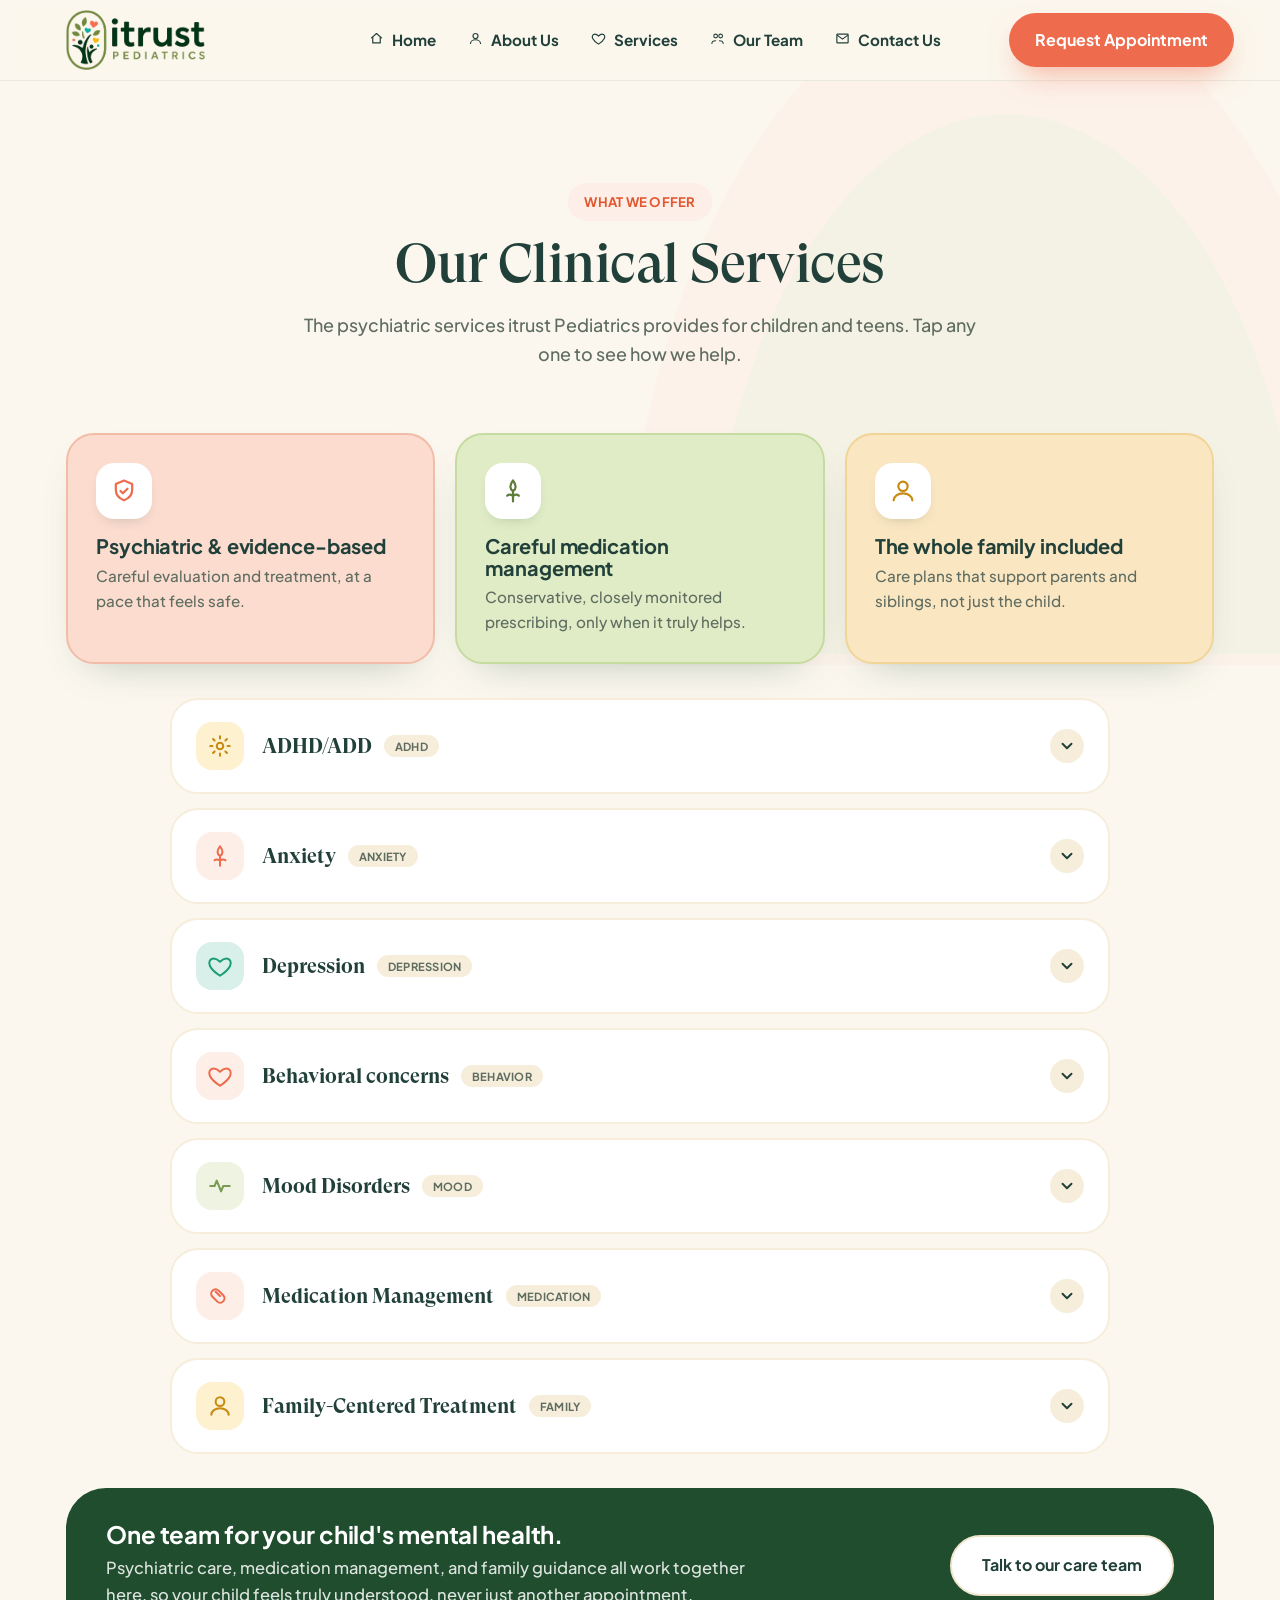
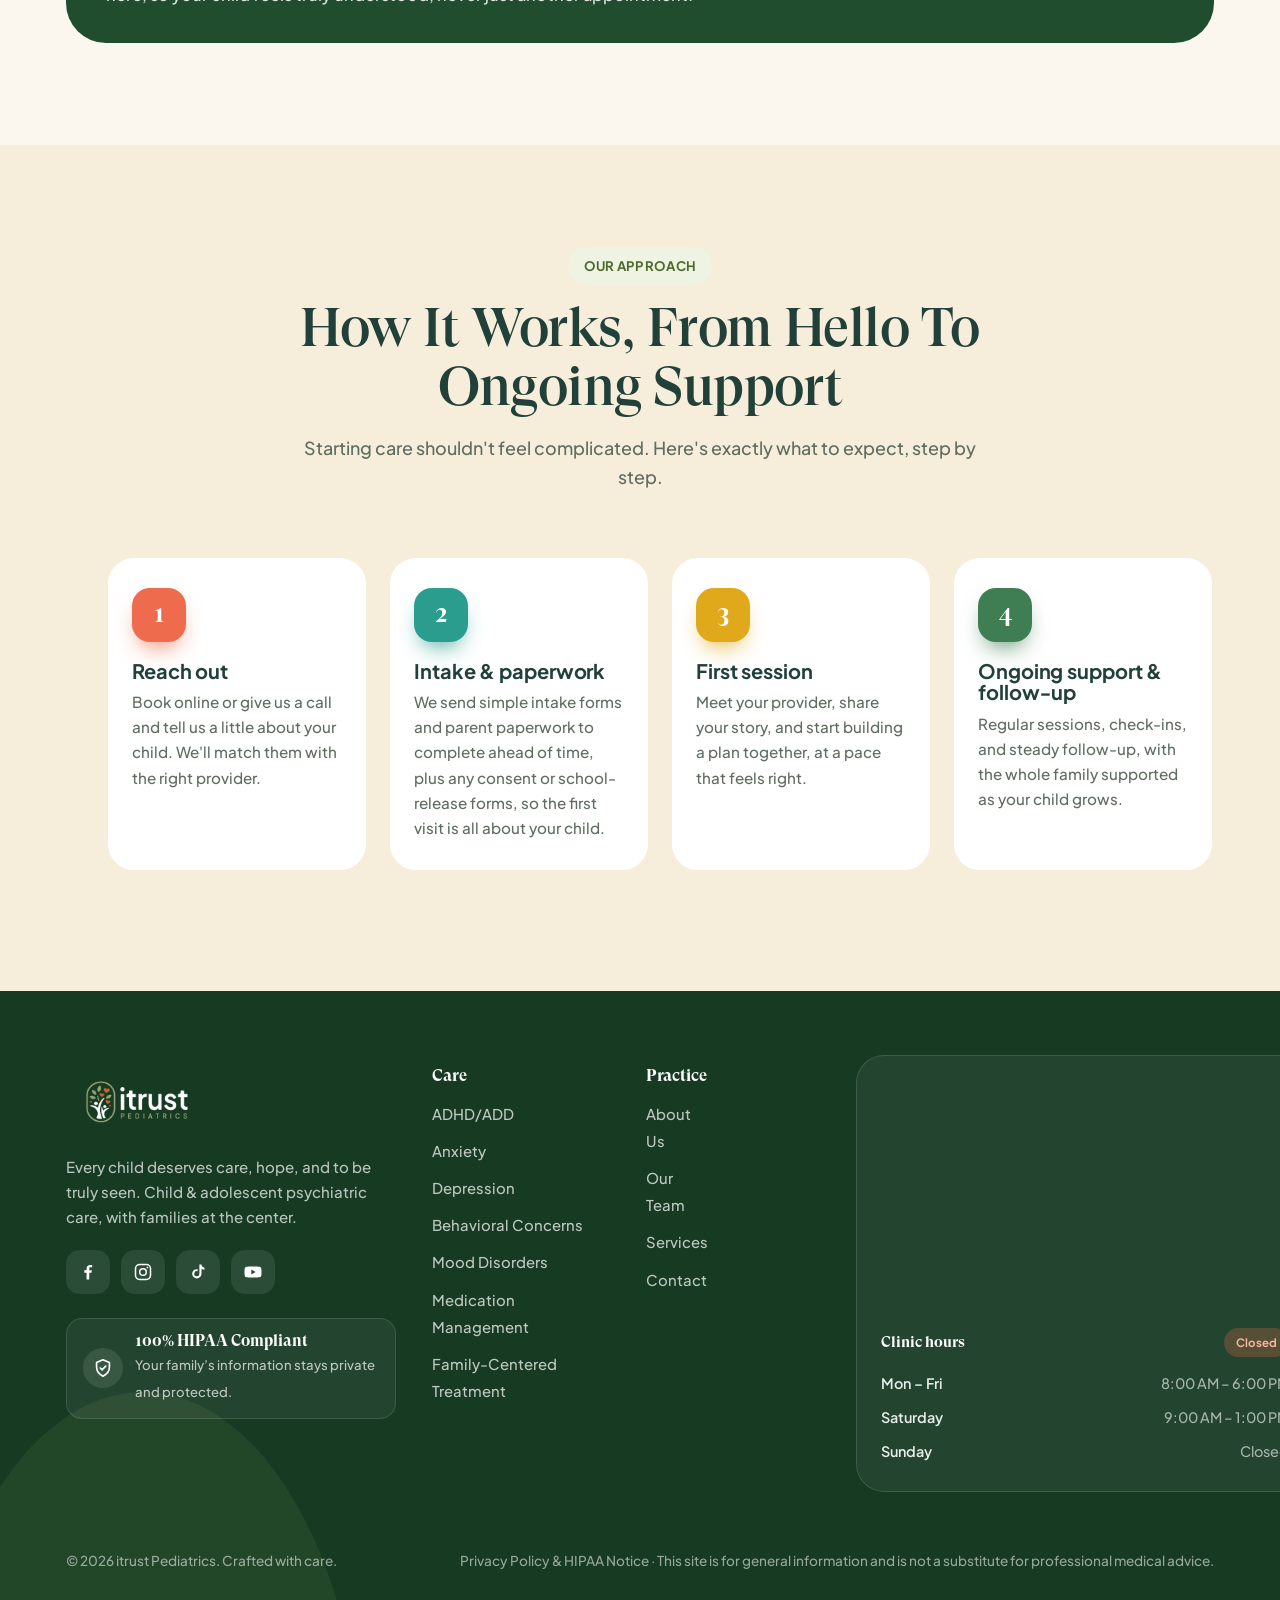
<file: services.html>
<!DOCTYPE html>
<html lang="en">
<head>
  <meta charset="UTF-8" />
  <meta name="viewport" content="width=device-width, initial-scale=1.0" />
  <title>Psychiatric Services for Children &amp; Teens | itrust Pediatrics</title>
  <meta name="description" content="Child and adolescent psychiatric services at itrust Pediatrics — ADHD, anxiety, depression, mood and behavior support, plus medication management for ages 5–17." />
  <link rel="preconnect" href="https://fonts.googleapis.com" />
  <link rel="preconnect" href="https://fonts.gstatic.com" crossorigin />
  <link href="https://fonts.googleapis.com/css2?family=Plus+Jakarta+Sans:ital,wght@0,400;0,500;0,600;0,700;0,800;1,400;1,500&display=swap" rel="stylesheet" />
  <link rel="stylesheet" href="styles.css?v=41" />
  <link rel="icon" href="assets/itrust-pediatrics-logo.jpg" />
  <link rel="apple-touch-icon" href="assets/itrust-pediatrics-logo.jpg" />
  <link rel="canonical" href="https://palace1997.github.io/itrust-pediatrics-2.0/services.html" />
  <meta property="og:type" content="website" />
  <meta property="og:site_name" content="itrust Pediatrics" />
  <meta property="og:title" content="Psychiatric Services for Children &amp; Teens | itrust Pediatrics" />
  <meta property="og:description" content="Child and adolescent psychiatric services — ADHD, anxiety, depression, mood and behavior support, plus medication management for ages 5&ndash;17." />
  <meta property="og:url" content="https://palace1997.github.io/itrust-pediatrics-2.0/services.html" />
  <meta property="og:image" content="https://palace1997.github.io/itrust-pediatrics-2.0/assets/hero-light-1.jpg" />
  <meta name="twitter:card" content="summary_large_image" />
  <meta name="twitter:title" content="Psychiatric Services for Children &amp; Teens | itrust Pediatrics" />
  <meta name="twitter:description" content="ADHD, anxiety, depression, mood and behavior support, plus medication management for ages 5&ndash;17." />
  <meta name="twitter:image" content="https://palace1997.github.io/itrust-pediatrics-2.0/assets/hero-light-1.jpg" />
  <meta name="theme-color" content="#fbf7ee" />
</head>
<body>
  <a class="skip-link" href="#concerns">Skip to content</a>

  <header class="site-header" id="top">
    <div class="container header-inner">
      <a href="index.html" class="brand" aria-label="itrust Pediatrics home"><img src="assets/itrust-logo-color.png" alt="itrust Pediatrics logo" class="brand-logo" /></a>
      <nav class="main-nav" aria-label="Primary">
        <ul>
          <li><a href="index.html"><span class="nav-icon" aria-hidden="true"><svg viewBox="0 0 24 24" fill="none"><path d="M4 11 12 4l8 7" stroke="currentColor" stroke-width="1.9" stroke-linecap="round" stroke-linejoin="round"/><path d="M6 10v9h12v-9" stroke="currentColor" stroke-width="1.9" stroke-linecap="round" stroke-linejoin="round"/></svg></span><span>Home</span></a></li>
          <li><a href="about.html"><span class="nav-icon" aria-hidden="true"><svg viewBox="0 0 24 24" fill="none"><path d="M12 12a4 4 0 1 0 0-8 4 4 0 0 0 0 8Z" stroke="currentColor" stroke-width="1.9"/><path d="M4 20c0-3.3 3.6-6 8-6s8 2.7 8 6" stroke="currentColor" stroke-width="1.9" stroke-linecap="round"/></svg></span><span>About Us</span></a></li>
          <li><a href="services.html"><span class="nav-icon" aria-hidden="true"><svg viewBox="0 0 24 24" fill="none"><path d="M12 21s-7-4.5-9.3-9C1 8.8 2.7 5 6.3 5 9 5 12 8 12 8s3-3 5.7-3C21.3 5 23 8.8 21.3 12 19 16.5 12 21 12 21Z" stroke="currentColor" stroke-width="1.9" stroke-linejoin="round"/></svg></span><span>Services</span></a></li>
          <li><a href="team.html"><span class="nav-icon" aria-hidden="true"><svg viewBox="0 0 24 24" fill="none"><path d="M9 11a3 3 0 1 0 0-6 3 3 0 0 0 0 6ZM17 11a3 3 0 1 0 0-6 3 3 0 0 0 0 6Z" stroke="currentColor" stroke-width="1.7"/><path d="M3 20c0-2.6 2.7-4.5 6-4.5M21 20c0-2.6-2.7-4.5-6-4.5" stroke="currentColor" stroke-width="1.7" stroke-linecap="round"/></svg></span><span>Our Team</span></a></li>
          <li><a href="contact.html"><span class="nav-icon" aria-hidden="true"><svg viewBox="0 0 24 24" fill="none"><path d="M4 5h16a1 1 0 0 1 1 1v12a1 1 0 0 1-1 1H4a1 1 0 0 1-1-1V6a1 1 0 0 1 1-1Z" stroke="currentColor" stroke-width="1.9" stroke-linejoin="round"/><path d="m4 7 8 6 8-6" stroke="currentColor" stroke-width="1.9" stroke-linecap="round" stroke-linejoin="round"/></svg></span><span>Contact Us</span></a></li>
        </ul>
      </nav>
      <a href="contact.html" class="btn btn-primary header-cta">Request Appointment</a>
      <button class="more-trigger" aria-label="Open menu" aria-expanded="false" aria-controls="moreDrawer"><span class="more-trigger-icon" aria-hidden="true"><i></i><i></i><i></i></span></button>
    </div>
  </header>

  <div class="more-drawer" id="moreDrawer" aria-hidden="true">
    <div class="more-overlay" data-close></div>
    <aside class="more-panel" role="dialog" aria-modal="true" aria-label="Site menu">
      <div class="more-head"><h3>Menu</h3><button class="more-close-x" data-close aria-label="Close menu">&times;</button></div>
      <p class="more-subtitle">Jump to any part of itrust Pediatrics.</p>
      <nav class="more-nav" aria-label="Mobile primary">
        <a class="more-link" href="index.html">Home</a>
        <a class="more-link" href="about.html">About Us</a>
        <a class="more-link" href="services.html">Services</a>
        <a class="more-link" href="team.html">Our Team</a>
        <a class="more-link" href="index.html#faq">What to Expect</a>
        <a class="more-link" href="contact.html">Contact</a>
      </nav>
      <div class="more-tools">
        <a href="index.html#insurance" class="more-tool"><svg viewBox="0 0 24 24" fill="none" aria-hidden="true"><path d="M12 3l7 3v5c0 4.5-3 8-7 10-4-2-7-5.5-7-10V6l7-3Z" stroke="currentColor" stroke-width="1.8" stroke-linejoin="round"/><path d="m9 12 2 2 4-4" stroke="currentColor" stroke-width="1.8" stroke-linecap="round" stroke-linejoin="round"/></svg><span>Insurance &amp; Billing</span></a>
        <a href="contact.html" class="more-tool more-tool-accent" data-close><svg viewBox="0 0 24 24" fill="currentColor" aria-hidden="true"><path d="M12 21s-7-4.5-9.3-9C1 8.8 2.7 5 6.3 5 9 5 12 8 12 8s3-3 5.7-3C21.3 5 23 8.8 21.3 12 19 16.5 12 21 12 21Z"/></svg><span>Request Appointment</span></a>
      </div>
    </aside>
  </div>

  <!-- SERVICES -->
  <section class="section" id="concerns">
    <div class="arch-wrap" aria-hidden="true"><div class="arch a1"></div><div class="arch a2"></div></div>
    <div class="container">
      <div class="section-head reveal">
        <span class="eyebrow"><span class="dot"></span>What we offer</span>
        <h1 style="margin-top:14px;font-size:clamp(2.1rem,4.6vw,3.4rem)">Our Clinical Services</h1>
        <p class="sub">The psychiatric services itrust Pediatrics provides for children and teens. Tap any one to see how we help.</p>
      </div>
      <div class="trust-band reveal" style="margin-bottom:34px">
        <div class="trust-card c-coral"><span class="tc-ic"><svg viewBox="0 0 24 24" fill="none"><path d="M12 3l7 3v5c0 4.5-3 7.5-7 9-4-1.5-7-4.5-7-9V6l7-3Z" stroke="currentColor" stroke-width="1.9" stroke-linejoin="round"/><path d="m9 12 2 2 4-4" stroke="currentColor" stroke-width="1.9" stroke-linecap="round" stroke-linejoin="round"/></svg></span><h3>Psychiatric &amp; evidence-based</h3><p>Careful evaluation and treatment, at a pace that feels safe.</p></div>
        <div class="trust-card c-sage"><span class="tc-ic"><svg viewBox="0 0 24 24" fill="none"><path d="M12 3c-3 4-3 7 0 9 3-2 3-5 0-9Z" stroke="currentColor" stroke-width="1.9" stroke-linejoin="round"/><path d="M12 12v9M12 16c-2-1-4-1-5 0M12 16c2-1 4-1 5 0" stroke="currentColor" stroke-width="1.9" stroke-linecap="round"/></svg></span><h3>Careful medication management</h3><p>Conservative, closely monitored prescribing, only when it truly helps.</p></div>
        <div class="trust-card c-cream"><span class="tc-ic"><svg viewBox="0 0 24 24" fill="none"><path d="M12 12a4 4 0 1 0 0-8 4 4 0 0 0 0 8Z" stroke="currentColor" stroke-width="1.9"/><path d="M4 20c0-3.3 3.6-6 8-6s8 2.7 8 6" stroke="currentColor" stroke-width="1.9" stroke-linecap="round"/></svg></span><h3>The whole family included</h3><p>Care plans that support parents and siblings, not just the child.</p></div>
      </div>
      <div class="concern-list">
        <div class="concern reveal">
          <button class="concern-q" aria-expanded="false"><span class="concern-ic ic-yellow" aria-hidden="true"><svg viewBox="0 0 24 24" fill="none"><circle cx="12" cy="12" r="3" stroke="currentColor" stroke-width="1.9"/><path d="M12 3v2M12 19v2M3 12h2M19 12h2M5.6 5.6l1.4 1.4M17 17l1.4 1.4M18.4 5.6 17 7M7 17l-1.4 1.4" stroke="currentColor" stroke-width="1.9" stroke-linecap="round"/></svg></span><span class="concern-title">ADHD/ADD <span class="concern-tag">ADHD</span></span><span class="concern-chev" aria-hidden="true"><svg viewBox="0 0 24 24" fill="none"><path d="M6 9l6 6 6-6" stroke="currentColor" stroke-width="2.6" stroke-linecap="round" stroke-linejoin="round"/></svg></span></button>
          <div class="concern-a-wrap"><div class="concern-a"><p>Some kids have brilliant, busy minds that just work differently. We look past the "behavior problem" label to understand how your child focuses, learns, and thrives, then build supports that play to their strengths.</p><div class="concern-cols"><div class="concern-col"><h4>Signs we watch for</h4><ul><li>Hard time focusing, finishing tasks, or sitting still</li><li>Big emotions and impulsive moments</li><li>Struggles with homework, routines, or organization</li><li>Notes home from teachers about attention</li></ul></div><div class="concern-col concern-col-treat"><h4>How we help</h4><ul><li>A thorough assessment with input from home and school</li><li>Behavioral strategies, focus supports, and medication management when appropriate</li><li>Parent coaching and skill-building support</li><li>School-support guidance so your child is set up to succeed</li></ul></div></div></div></div>
        </div>
        <div class="concern reveal">
          <button class="concern-q" aria-expanded="false"><span class="concern-ic ic-coral" aria-hidden="true"><svg viewBox="0 0 24 24" fill="none"><path d="M12 3c-3 4-3 7 0 9 3-2 3-5 0-9Z" stroke="currentColor" stroke-width="1.9" stroke-linejoin="round"/><path d="M12 12v9M12 16c-2-1-4-1-5 0M12 16c2-1 4-1 5 0" stroke="currentColor" stroke-width="1.9" stroke-linecap="round"/></svg></span><span class="concern-title">Anxiety <span class="concern-tag">Anxiety</span></span><span class="concern-chev" aria-hidden="true"><svg viewBox="0 0 24 24" fill="none"><path d="M6 9l6 6 6-6" stroke="currentColor" stroke-width="2.6" stroke-linecap="round" stroke-linejoin="round"/></svg></span></button>
          <div class="concern-a-wrap"><div class="concern-a"><p>It's normal for kids to worry about a test or a thunderstorm. Anxiety is different, it's worry that gets so loud it crowds out school, sleep, friendships, and play. We take those big feelings seriously, with no judgment and no rush.</p><div class="concern-cols"><div class="concern-col"><h4>Signs we watch for</h4><ul><li>Stomachaches or headaches with no clear cause</li><li>Trouble sleeping, or clinging at drop-off</li><li>Avoiding school, friends, or once-loved activities</li><li>Constant "what if" worries that won't switch off</li></ul></div><div class="concern-col concern-col-treat"><h4>How we help</h4><ul><li>A calm, unhurried assessment of what's really going on</li><li>Medication management when appropriate, plus proven coping strategies</li><li>Practical coping tools, mindfulness, breathing, and grounding</li><li>A family plan, so parents know how to support, not pressure</li></ul></div></div></div></div>
        </div>
        <div class="concern reveal">
          <button class="concern-q" aria-expanded="false"><span class="concern-ic ic-teal" aria-hidden="true"><svg viewBox="0 0 24 24" fill="none"><path d="M12 21s-7-4.5-9.3-9C1 8.8 2.7 5 6.3 5 9 5 12 8 12 8s3-3 5.7-3C21.3 5 23 8.8 21.3 12 19 16.5 12 21 12 21Z" stroke="currentColor" stroke-width="1.9" stroke-linejoin="round"/></svg></span><span class="concern-title">Depression <span class="concern-tag">Depression</span></span><span class="concern-chev" aria-hidden="true"><svg viewBox="0 0 24 24" fill="none"><path d="M6 9l6 6 6-6" stroke="currentColor" stroke-width="2.6" stroke-linecap="round" stroke-linejoin="round"/></svg></span></button>
          <div class="concern-a-wrap"><div class="concern-a"><p>When sadness lingers for weeks and a child stops being themselves, it deserves real attention, not a "they'll grow out of it." We help families spot it early and build a path back to feeling like themselves again.</p><div class="concern-cols"><div class="concern-col"><h4>Signs we watch for</h4><ul><li>Lasting sadness, irritability, or numbness</li><li>Pulling away from friends and family</li><li>Changes in sleep, appetite, or energy</li><li>Losing interest in things they used to love</li></ul></div><div class="concern-col concern-col-treat"><h4>How we help</h4><ul><li>A compassionate evaluation and, where needed, safety planning</li><li>A psychiatric treatment plan tailored to your child, including medication when it helps</li><li>Practical routines for mood, rest, and daily structure</li><li>Steady follow-up, we stay with you, and refer if more is needed</li></ul></div></div></div></div>
        </div>
        <div class="concern reveal">
          <button class="concern-q" aria-expanded="false"><span class="concern-ic ic-coral" aria-hidden="true"><svg viewBox="0 0 24 24" fill="none"><path d="M12 21s-7-4.5-9.3-9C1 8.8 2.7 5 6.3 5 9 5 12 8 12 8s3-3 5.7-3C21.3 5 23 8.8 21.3 12 19 16.5 12 21 12 21Z" stroke="currentColor" stroke-width="1.9" stroke-linejoin="round"/></svg></span><span class="concern-title">Behavioral concerns <span class="concern-tag">Behavior</span></span><span class="concern-chev" aria-hidden="true"><svg viewBox="0 0 24 24" fill="none"><path d="M6 9l6 6 6-6" stroke="currentColor" stroke-width="2.6" stroke-linecap="round" stroke-linejoin="round"/></svg></span></button>
          <div class="concern-a-wrap"><div class="concern-a"><p>Big behaviors, meltdowns, defiance, anger that comes out of nowhere, are usually a child telling us something they can't yet put into words. We help families understand what's underneath and respond in a way that actually calms things down.</p><div class="concern-cols"><div class="concern-col"><h4>Signs we watch for</h4><ul><li>Frequent meltdowns or outbursts beyond their age</li><li>Defiance, arguing, or trouble with limits</li><li>Anger or aggression that worries you</li><li>Conflict that's straining the whole household</li></ul></div><div class="concern-col concern-col-treat"><h4>How we help</h4><ul><li>Get to the "why" behind the behavior, not just the surface</li><li>Emotional-regulation strategies and behavioral supports</li><li>Parent coaching with calm, consistent strategies</li><li>Family guidance to ease conflict and rebuild connection</li></ul></div></div></div></div>
        </div>
        <div class="concern reveal">
          <button class="concern-q" aria-expanded="false"><span class="concern-ic ic-green" aria-hidden="true"><svg viewBox="0 0 24 24" fill="none"><path d="M3 12h4l2-5 4 10 2-5h6" stroke="currentColor" stroke-width="1.9" stroke-linecap="round" stroke-linejoin="round"/></svg></span><span class="concern-title">Mood Disorders <span class="concern-tag">Mood</span></span><span class="concern-chev" aria-hidden="true"><svg viewBox="0 0 24 24" fill="none"><path d="M6 9l6 6 6-6" stroke="currentColor" stroke-width="2.6" stroke-linecap="round" stroke-linejoin="round"/></svg></span></button>
          <div class="concern-a-wrap"><div class="concern-a"><p>Mood that swings, lingering irritability, or ups and downs beyond the usual can point to a mood disorder. We assess carefully, then help your child find steadier ground.</p><div class="concern-cols"><div class="concern-col"><h4>Signs we watch for</h4><ul><li>Big mood swings or ups and downs</li><li>Irritability or anger that lingers</li><li>Periods of unusually high or very low energy</li><li>Trouble that comes and goes in cycles</li></ul></div><div class="concern-col concern-col-treat"><h4>How we help</h4><ul><li>A thorough psychiatric evaluation and diagnosis</li><li>Medication management when it's the right fit</li><li>A clear plan with close monitoring over time</li><li>Coordination with your family and school</li></ul></div></div></div></div>
        </div>
        <div class="concern reveal">
          <button class="concern-q" aria-expanded="false"><span class="concern-ic ic-coral" aria-hidden="true"><svg viewBox="0 0 24 24" fill="none"><rect x="3" y="8" width="14" height="8" rx="4" transform="rotate(45 10 12)" stroke="currentColor" stroke-width="1.9"/><path d="M8 8l4 4" stroke="currentColor" stroke-width="1.9" stroke-linecap="round"/></svg></span><span class="concern-title">Medication Management <span class="concern-tag">Medication</span></span><span class="concern-chev" aria-hidden="true"><svg viewBox="0 0 24 24" fill="none"><path d="M6 9l6 6 6-6" stroke="currentColor" stroke-width="2.6" stroke-linecap="round" stroke-linejoin="round"/></svg></span></button>
          <div class="concern-a-wrap"><div class="concern-a"><p>Medication management is a core part of what we do. When it's the right fit, our prescribers offer careful, conservative medication support, closely monitored over time.</p><div class="concern-cols"><div class="concern-col"><h4>What it involves</h4><ul><li>A thorough evaluation before anything is prescribed</li><li>Conservative, evidence-based prescribing</li><li>Close monitoring and regular check-ins</li><li>Coordination with your child's care team and school</li></ul></div><div class="concern-col concern-col-treat"><h4>Our approach</h4><ul><li>Conservative by default, medication only when it truly helps</li><li>Clear talk about benefits and trade-offs</li><li>You and your child are part of every decision</li><li>Adjusted carefully over time, never rushed</li></ul></div></div></div></div>
        </div>
        <div class="concern reveal">
          <button class="concern-q" aria-expanded="false"><span class="concern-ic ic-yellow" aria-hidden="true"><svg viewBox="0 0 24 24" fill="none"><path d="M12 12a4 4 0 1 0 0-8 4 4 0 0 0 0 8Z" stroke="currentColor" stroke-width="1.9"/><path d="M4 20c0-3.3 3.6-6 8-6s8 2.7 8 6" stroke="currentColor" stroke-width="1.9" stroke-linecap="round"/></svg></span><span class="concern-title">Family-Centered Treatment <span class="concern-tag">Family</span></span><span class="concern-chev" aria-hidden="true"><svg viewBox="0 0 24 24" fill="none"><path d="M6 9l6 6 6-6" stroke="currentColor" stroke-width="2.6" stroke-linecap="round" stroke-linejoin="round"/></svg></span></button>
          <div class="concern-a-wrap"><div class="concern-a"><p>Caring for a child means caring for the whole family. Through psychoeducation, care planning, and guidance from our practitioners, we help parents feel confident supporting their child at home.</p><div class="concern-cols"><div class="concern-col"><h4>What it includes</h4><ul><li>Psychoeducation about your child's diagnosis and needs</li><li>A clear care plan you help shape</li><li>Practical guidance from our practitioners for home</li><li>Support for siblings and the whole family</li></ul></div><div class="concern-col concern-col-treat"><h4>How it helps</h4><ul><li>Less guesswork and overwhelm at home</li><li>Calmer, more consistent routines</li><li>Everyone pulling in the same direction</li><li>Confidence you're not navigating it alone</li></ul></div></div></div></div>
        </div>
      </div>
      <div class="concern-foot reveal">
        <div><h3>One team for your child's mental health.</h3><p>Psychiatric care, medication management, and family guidance all work together here, so your child feels truly understood, never just another appointment.</p></div>
        <a href="contact.html" class="btn btn-ghost">Talk to our care team</a>
      </div>
    </div>
  </section>

  <!-- APPROACH -->
  <section class="section sec-tint" id="approach">
    <div class="container">
      <div class="section-head reveal">
        <span class="eyebrow sage"><span class="dot"></span>Our approach</span>
        <h2 style="margin-top:14px">How It Works, From Hello To Ongoing Support</h2>
        <p class="sub">Starting care shouldn't feel complicated. Here's exactly what to expect, step by step.</p>
      </div>
      <ol class="path">
        <li class="path-step reveal" style="--ac:#ee6c4d"><span class="step-num">1</span><h3>Reach out</h3><p>Book online or give us a call and tell us a little about your child. We'll match them with the right provider.</p></li>
        <li class="path-step reveal d1" style="--ac:#2a9d8f"><span class="step-num">2</span><h3>Intake &amp; paperwork</h3><p>We send simple intake forms and parent paperwork to complete ahead of time, plus any consent or school-release forms, so the first visit is all about your child.</p></li>
        <li class="path-step reveal d2" style="--ac:#e0a91b"><span class="step-num">3</span><h3>First session</h3><p>Meet your provider, share your story, and start building a plan together, at a pace that feels right.</p></li>
        <li class="path-step reveal d3" style="--ac:#3f7d52"><span class="step-num">4</span><h3>Ongoing support &amp; follow&#8209;up</h3><p>Regular sessions, check-ins, and steady follow-up, with the whole family supported as your child grows.</p></li>
      </ol>
    </div>
  </section>

<footer class="site-footer">
    <div class="arch-wrap" aria-hidden="true"><div class="arch a3" style="background:rgba(122,155,84,.12);left:-6%;bottom:-30%;top:auto;opacity:1"></div></div>
    <div class="container footer-inner">
      <div class="footer-left">
        <div class="footer-brand">
          <img src="assets/logo/HorizontalDARKBGPeds.png" alt="itrust Pediatrics" class="footer-logo" />
          <p>Every child deserves care, hope, and to be truly seen. Child &amp; adolescent psychiatric care, with families at the center.</p>
          <ul class="footer-socials" aria-label="Follow itrust Pediatrics on social media">
            <li><a href="#" class="social-btn" aria-label="Facebook" target="_blank" rel="noopener"><svg viewBox="0 0 24 24" fill="currentColor" aria-hidden="true"><path d="M13.5 21v-8h2.7l.4-3.1h-3.1V7.9c0-.9.25-1.5 1.55-1.5H17V3.6c-.3 0-1.3-.1-2.5-.1-2.5 0-4.2 1.5-4.2 4.3v2.1H7.5V13h2.8v8h3.2Z"/></svg></a></li>
            <li><a href="#" class="social-btn" aria-label="Instagram" target="_blank" rel="noopener"><svg viewBox="0 0 24 24" fill="none" aria-hidden="true"><rect x="3" y="3" width="18" height="18" rx="5" stroke="currentColor" stroke-width="1.8"/><circle cx="12" cy="12" r="4" stroke="currentColor" stroke-width="1.8"/><circle cx="17.3" cy="6.7" r="1.1" fill="currentColor"/></svg></a></li>
            <li><a href="#" class="social-btn" aria-label="TikTok" target="_blank" rel="noopener"><svg viewBox="0 0 24 24" fill="currentColor" aria-hidden="true"><path d="M16.2 3c.35 2.05 1.6 3.5 3.6 3.85v2.45c-1.35 0-2.55-.4-3.6-1.1v5.95a5.6 5.6 0 1 1-5.6-5.6c.3 0 .6.03.9.08v2.55a3.05 3.05 0 1 0 2.15 2.92V3h2.55Z"/></svg></a></li>
            <li><a href="#" class="social-btn" aria-label="YouTube" target="_blank" rel="noopener"><svg viewBox="0 0 24 24" fill="currentColor" aria-hidden="true"><path d="M22 8.2c-.2-1.4-.8-2.3-2.3-2.5C17.8 5.4 12 5.4 12 5.4s-5.8 0-7.7.3C2.8 5.9 2.2 6.8 2 8.2 1.8 9.6 1.8 12 1.8 12s0 2.4.2 3.8c.2 1.4.8 2.3 2.3 2.5 1.9.3 7.7.3 7.7.3s5.8 0 7.7-.3c1.5-.2 2.1-1.1 2.3-2.5.2-1.4.2-3.8.2-3.8s0-2.4-.2-3.8ZM10 15V9l5.2 3L10 15Z"/></svg></a></li>
          </ul>
          <div class="brand-hipaa"><span class="bh-badge" aria-hidden="true"><svg viewBox="0 0 24 24" fill="none"><path d="M12 3l7 3v5c0 4.5-3 8-7 10-4-2-7-5.5-7-10V6l7-3Z" stroke="currentColor" stroke-width="1.8" stroke-linejoin="round"/><path d="m9 12 2 2 4-4" stroke="currentColor" stroke-width="1.8" stroke-linecap="round" stroke-linejoin="round"/></svg></span><div class="bh-text"><b>100% HIPAA Compliant</b><span>Your family&rsquo;s information stays private and protected.</span></div></div>
        </div>
        <div class="footer-links" style="display:flex;gap:44px">
          <div class="footer-col"><h4>Care</h4><ul><li><a href="services.html">ADHD/ADD</a></li><li><a href="services.html">Anxiety</a></li><li><a href="services.html">Depression</a></li><li><a href="services.html">Behavioral Concerns</a></li><li><a href="services.html">Mood Disorders</a></li><li><a href="services.html">Medication Management</a></li><li><a href="services.html">Family-Centered Treatment</a></li></ul></div>
          <div class="footer-col"><h4>Practice</h4><ul><li><a href="about.html">About Us</a></li><li><a href="team.html">Our Team</a></li><li><a href="services.html">Services</a></li><li><a href="contact.html">Contact</a></li></ul></div>
        </div>
      </div>
      <aside class="visit-card visit-map" aria-label="itrust Pediatrics clinic location and hours">
        <iframe title="Map showing the itrust Pediatrics clinic location" src="https://www.google.com/maps?q=123%20Wellness%20Way%2C%20Suite%20200%2C%20Greenville%2C%20SC%2029601&amp;output=embed" loading="lazy" referrerpolicy="no-referrer-when-downgrade" allowfullscreen></iframe>
        <div class="visit-hours">
          <div class="hours-head"><h5>Clinic hours</h5><span class="visit-status" id="clinicStatus" aria-live="polite"></span></div>
          <table id="clinicHours">
            <tr data-days="1,2,3,4,5" data-open="8" data-close="18"><th>Mon &ndash; Fri</th><td>8:00 AM &ndash; 6:00 PM</td></tr>
            <tr data-days="6" data-open="9" data-close="13"><th>Saturday</th><td>9:00 AM &ndash; 1:00 PM</td></tr>
            <tr data-days="0"><th>Sunday</th><td>Closed</td></tr>
          </table>
        </div>
      </aside>
    </div>
    <div class="container footer-bottom">
      <p>© 2026 itrust Pediatrics. Crafted with care.</p>
      <p><a href="privacy.html">Privacy Policy &amp; HIPAA Notice</a> · This site is for general information and is not a substitute for professional medical advice.</p>
    </div>
  </footer>

  <script src="script.js?v=41"></script>
</body>
</html>
</file>
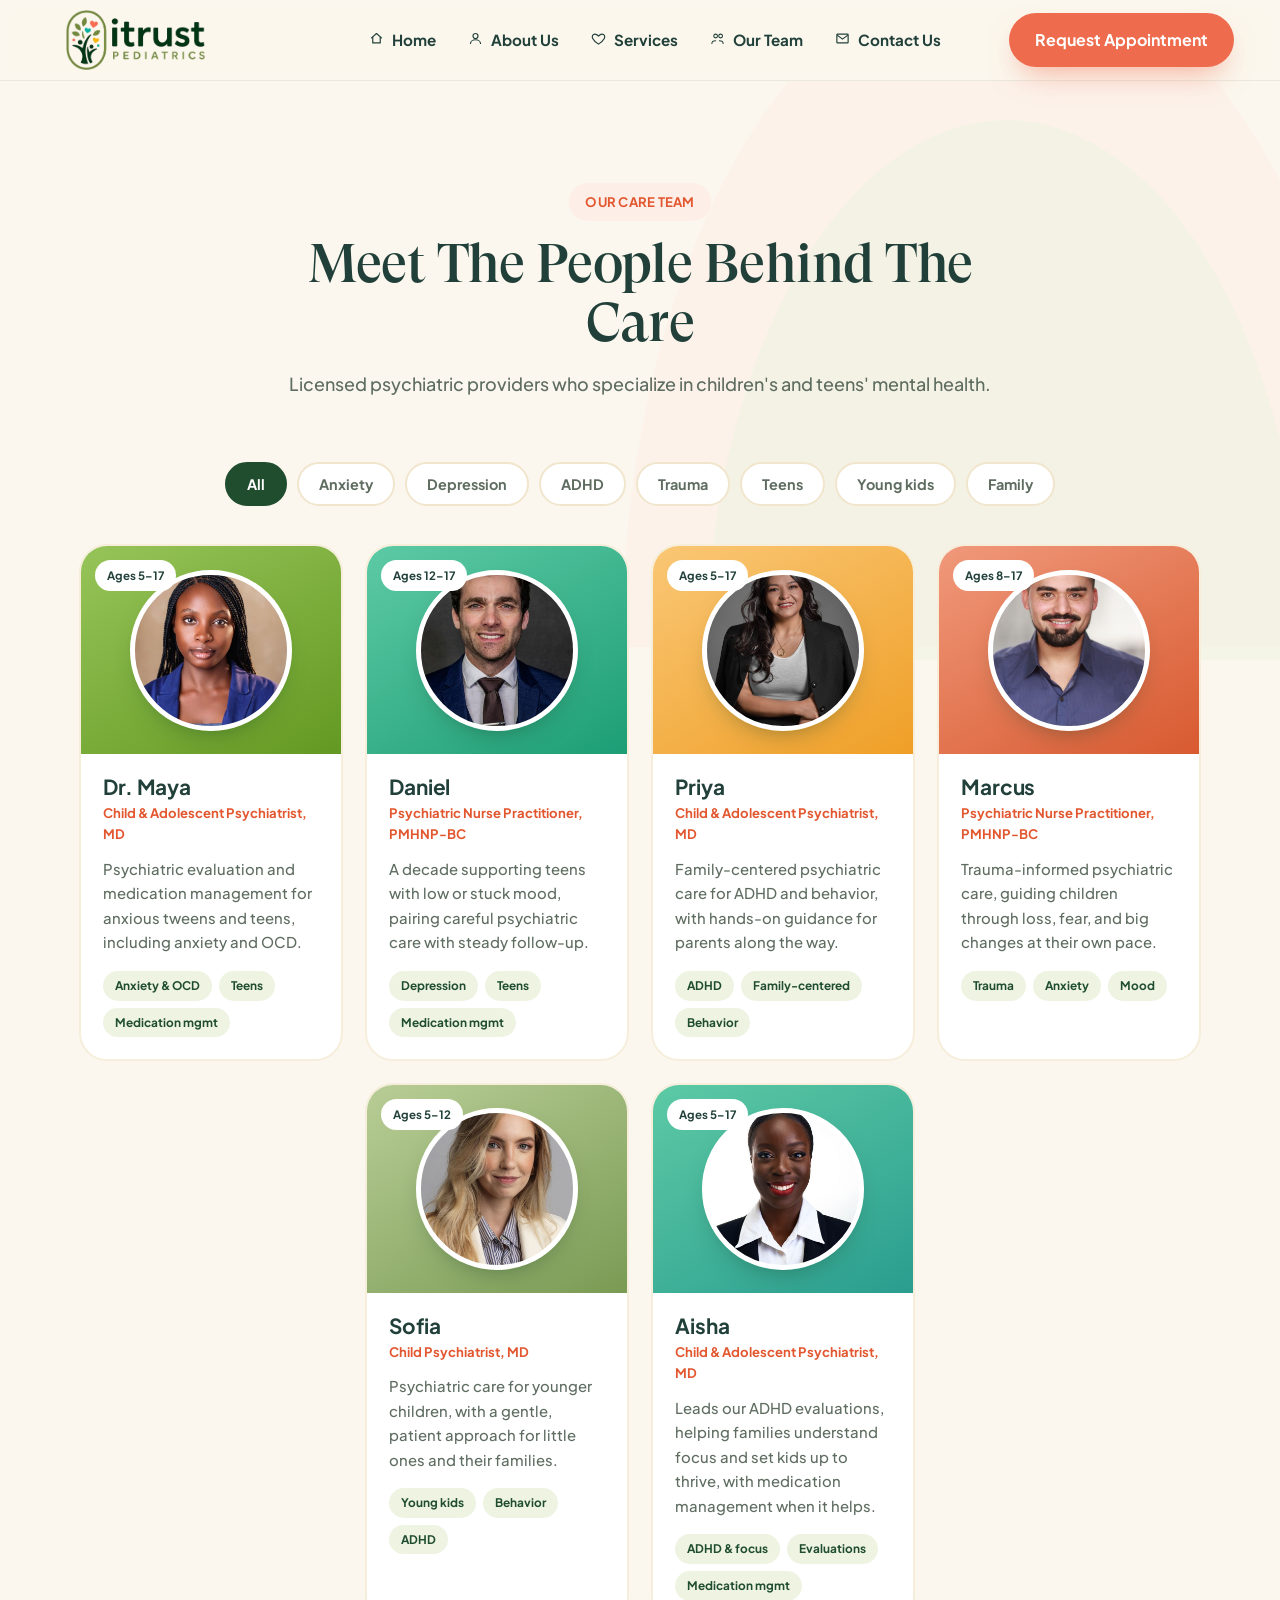
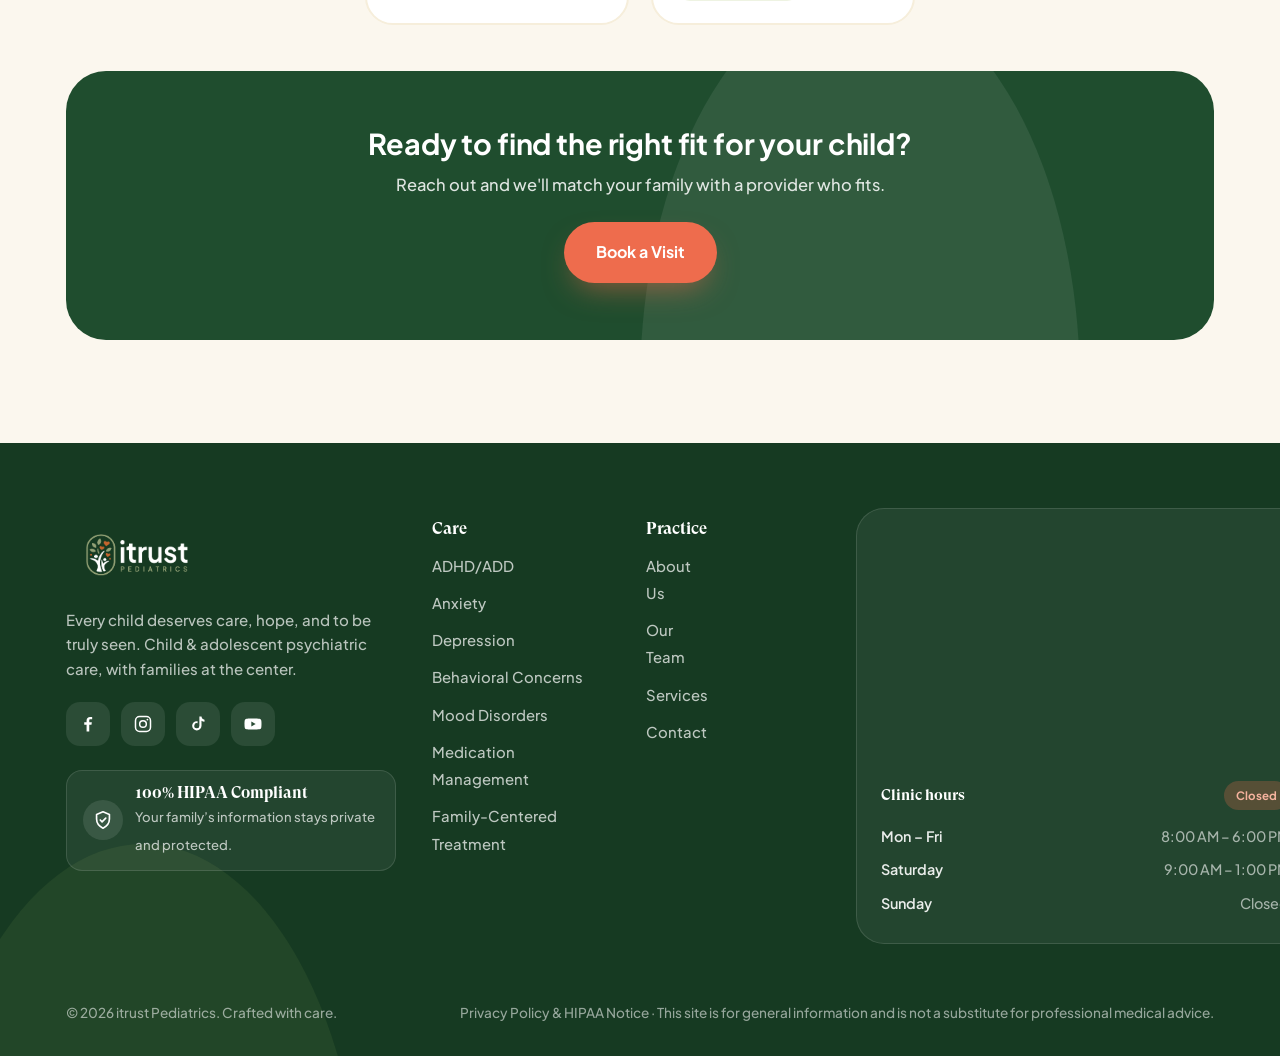
<file: team.html>
<!DOCTYPE html>
<html lang="en">
<head>
  <meta charset="UTF-8" />
  <meta name="viewport" content="width=device-width, initial-scale=1.0" />
  <title>Meet Our Child Psychiatry Care Team | itrust Pediatrics</title>
  <meta name="description" content="Meet the licensed psychiatric providers at itrust Pediatrics who specialize in children's and teens' mental health — focus areas, ages accepted, and specialties." />
  <link rel="preconnect" href="https://fonts.googleapis.com" />
  <link rel="preconnect" href="https://fonts.gstatic.com" crossorigin />
  <link href="https://fonts.googleapis.com/css2?family=Plus+Jakarta+Sans:ital,wght@0,400;0,500;0,600;0,700;0,800;1,400;1,500&display=swap" rel="stylesheet" />
  <link rel="stylesheet" href="styles.css?v=41" />
  <link rel="icon" href="assets/itrust-pediatrics-logo.jpg" />
  <link rel="apple-touch-icon" href="assets/itrust-pediatrics-logo.jpg" />
  <link rel="canonical" href="https://palace1997.github.io/itrust-pediatrics-2.0/team.html" />
  <meta property="og:type" content="website" />
  <meta property="og:site_name" content="itrust Pediatrics" />
  <meta property="og:title" content="Meet Our Child Psychiatry Care Team | itrust Pediatrics" />
  <meta property="og:description" content="Meet the licensed psychiatric providers at itrust Pediatrics who specialize in children's and teens' mental health — focus areas, ages, and specialties." />
  <meta property="og:url" content="https://palace1997.github.io/itrust-pediatrics-2.0/team.html" />
  <meta property="og:image" content="https://palace1997.github.io/itrust-pediatrics-2.0/assets/hero-light-1.jpg" />
  <meta name="twitter:card" content="summary_large_image" />
  <meta name="twitter:title" content="Meet Our Child Psychiatry Care Team | itrust Pediatrics" />
  <meta name="twitter:description" content="Licensed psychiatric providers specializing in children's and teens' mental health." />
  <meta name="twitter:image" content="https://palace1997.github.io/itrust-pediatrics-2.0/assets/hero-light-1.jpg" />
  <meta name="theme-color" content="#fbf7ee" />
</head>
<body>
  <a class="skip-link" href="#team">Skip to content</a>

  <header class="site-header" id="top">
    <div class="container header-inner">
      <a href="index.html" class="brand" aria-label="itrust Pediatrics home"><img src="assets/itrust-logo-color.png" alt="itrust Pediatrics logo" class="brand-logo" /></a>
      <nav class="main-nav" aria-label="Primary">
        <ul>
          <li><a href="index.html"><span class="nav-icon" aria-hidden="true"><svg viewBox="0 0 24 24" fill="none"><path d="M4 11 12 4l8 7" stroke="currentColor" stroke-width="1.9" stroke-linecap="round" stroke-linejoin="round"/><path d="M6 10v9h12v-9" stroke="currentColor" stroke-width="1.9" stroke-linecap="round" stroke-linejoin="round"/></svg></span><span>Home</span></a></li>
          <li><a href="about.html"><span class="nav-icon" aria-hidden="true"><svg viewBox="0 0 24 24" fill="none"><path d="M12 12a4 4 0 1 0 0-8 4 4 0 0 0 0 8Z" stroke="currentColor" stroke-width="1.9"/><path d="M4 20c0-3.3 3.6-6 8-6s8 2.7 8 6" stroke="currentColor" stroke-width="1.9" stroke-linecap="round"/></svg></span><span>About Us</span></a></li>
          <li><a href="services.html"><span class="nav-icon" aria-hidden="true"><svg viewBox="0 0 24 24" fill="none"><path d="M12 21s-7-4.5-9.3-9C1 8.8 2.7 5 6.3 5 9 5 12 8 12 8s3-3 5.7-3C21.3 5 23 8.8 21.3 12 19 16.5 12 21 12 21Z" stroke="currentColor" stroke-width="1.9" stroke-linejoin="round"/></svg></span><span>Services</span></a></li>
          <li><a href="team.html"><span class="nav-icon" aria-hidden="true"><svg viewBox="0 0 24 24" fill="none"><path d="M9 11a3 3 0 1 0 0-6 3 3 0 0 0 0 6ZM17 11a3 3 0 1 0 0-6 3 3 0 0 0 0 6Z" stroke="currentColor" stroke-width="1.7"/><path d="M3 20c0-2.6 2.7-4.5 6-4.5M21 20c0-2.6-2.7-4.5-6-4.5" stroke="currentColor" stroke-width="1.7" stroke-linecap="round"/></svg></span><span>Our Team</span></a></li>
          <li><a href="contact.html"><span class="nav-icon" aria-hidden="true"><svg viewBox="0 0 24 24" fill="none"><path d="M4 5h16a1 1 0 0 1 1 1v12a1 1 0 0 1-1 1H4a1 1 0 0 1-1-1V6a1 1 0 0 1 1-1Z" stroke="currentColor" stroke-width="1.9" stroke-linejoin="round"/><path d="m4 7 8 6 8-6" stroke="currentColor" stroke-width="1.9" stroke-linecap="round" stroke-linejoin="round"/></svg></span><span>Contact Us</span></a></li>
        </ul>
      </nav>
      <a href="contact.html" class="btn btn-primary header-cta">Request Appointment</a>
      <button class="more-trigger" aria-label="Open menu" aria-expanded="false" aria-controls="moreDrawer"><span class="more-trigger-icon" aria-hidden="true"><i></i><i></i><i></i></span></button>
    </div>
  </header>

  <div class="more-drawer" id="moreDrawer" aria-hidden="true">
    <div class="more-overlay" data-close></div>
    <aside class="more-panel" role="dialog" aria-modal="true" aria-label="Site menu">
      <div class="more-head"><h3>Menu</h3><button class="more-close-x" data-close aria-label="Close menu">&times;</button></div>
      <p class="more-subtitle">Jump to any part of itrust Pediatrics.</p>
      <nav class="more-nav" aria-label="Mobile primary">
        <a class="more-link" href="index.html">Home</a>
        <a class="more-link" href="about.html">About Us</a>
        <a class="more-link" href="services.html">Services</a>
        <a class="more-link" href="team.html">Our Team</a>
        <a class="more-link" href="index.html#faq">What to Expect</a>
        <a class="more-link" href="contact.html">Contact</a>
      </nav>
      <div class="more-tools">
        <a href="index.html#insurance" class="more-tool"><svg viewBox="0 0 24 24" fill="none" aria-hidden="true"><path d="M12 3l7 3v5c0 4.5-3 8-7 10-4-2-7-5.5-7-10V6l7-3Z" stroke="currentColor" stroke-width="1.8" stroke-linejoin="round"/><path d="m9 12 2 2 4-4" stroke="currentColor" stroke-width="1.8" stroke-linecap="round" stroke-linejoin="round"/></svg><span>Insurance &amp; Billing</span></a>
        <a href="contact.html" class="more-tool more-tool-accent" data-close><svg viewBox="0 0 24 24" fill="currentColor" aria-hidden="true"><path d="M12 21s-7-4.5-9.3-9C1 8.8 2.7 5 6.3 5 9 5 12 8 12 8s3-3 5.7-3C21.3 5 23 8.8 21.3 12 19 16.5 12 21 12 21Z"/></svg><span>Request Appointment</span></a>
      </div>
    </aside>
  </div>

  <section class="section" id="team">
    <div class="arch-wrap" aria-hidden="true"><div class="arch a1"></div><div class="arch a2"></div></div>
    <div class="container">
      <div class="section-head reveal">
        <span class="eyebrow"><span class="dot"></span>Our care team</span>
        <h1 style="margin-top:14px;font-size:clamp(2.1rem,4.6vw,3.4rem)">Meet The People Behind The Care</h1>
        <p class="sub">Licensed psychiatric providers who specialize in children's and teens' mental health.</p>
      </div>
      <div class="team-filters reveal" role="group" aria-label="Filter the care team by focus">
        <button class="team-chip active" data-filter="all" aria-pressed="true">All</button>
        <button class="team-chip" data-filter="anxiety" aria-pressed="false">Anxiety</button>
        <button class="team-chip" data-filter="depression" aria-pressed="false">Depression</button>
        <button class="team-chip" data-filter="adhd" aria-pressed="false">ADHD</button>
        <button class="team-chip" data-filter="trauma" aria-pressed="false">Trauma</button>
        <button class="team-chip" data-filter="teens" aria-pressed="false">Teens</button>
        <button class="team-chip" data-filter="kids" aria-pressed="false">Young kids</button>
        <button class="team-chip" data-filter="family" aria-pressed="false">Family</button>
      </div>
      <div class="team-grid reveal">
        <article class="team-tile" data-spec="anxiety teens depression"><div class="tile-photo" style="--g1:#97c459;--g2:#639922"><span class="tile-years">Ages 5&ndash;17</span><span class="tile-avatar" role="img" aria-label="Portrait of Dr. Maya" style="background-image:url('assets/team-maya.jpg')"></span></div><div class="tile-body"><h3>Dr. Maya</h3><span class="tile-cred">Child &amp; Adolescent Psychiatrist, MD</span><p class="tile-summary">Psychiatric evaluation and medication management for anxious tweens and teens, including anxiety and OCD.</p><ul class="tile-tags"><li>Anxiety &amp; OCD</li><li>Teens</li><li>Medication mgmt</li></ul></div></article>
        <article class="team-tile" data-spec="depression teens"><div class="tile-photo" style="--g1:#5dcaa5;--g2:#1d9e75"><span class="tile-years">Ages 12&ndash;17</span><span class="tile-avatar" role="img" aria-label="Portrait of Daniel" style="background-image:url('assets/team-daniel.jpg')"></span></div><div class="tile-body"><h3>Daniel</h3><span class="tile-cred">Psychiatric Nurse Practitioner, PMHNP-BC</span><p class="tile-summary">A decade supporting teens with low or stuck mood, pairing careful psychiatric care with steady follow-up.</p><ul class="tile-tags"><li>Depression</li><li>Teens</li><li>Medication mgmt</li></ul></div></article>
        <article class="team-tile" data-spec="family adhd kids"><div class="tile-photo" style="--g1:#fac775;--g2:#ef9f27"><span class="tile-years">Ages 5&ndash;17</span><span class="tile-avatar" role="img" aria-label="Portrait of Priya" style="background-image:url('assets/team-priya.jpg')"></span></div><div class="tile-body"><h3>Priya</h3><span class="tile-cred">Child &amp; Adolescent Psychiatrist, MD</span><p class="tile-summary">Family-centered psychiatric care for ADHD and behavior, with hands-on guidance for parents along the way.</p><ul class="tile-tags"><li>ADHD</li><li>Family-centered</li><li>Behavior</li></ul></div></article>
        <article class="team-tile" data-spec="trauma anxiety"><div class="tile-photo" style="--g1:#f0997b;--g2:#d85a30"><span class="tile-years">Ages 8&ndash;17</span><span class="tile-avatar" role="img" aria-label="Portrait of Marcus" style="background-image:url('assets/team-marcus.jpg')"></span></div><div class="tile-body"><h3>Marcus</h3><span class="tile-cred">Psychiatric Nurse Practitioner, PMHNP-BC</span><p class="tile-summary">Trauma-informed psychiatric care, guiding children through loss, fear, and big changes at their own pace.</p><ul class="tile-tags"><li>Trauma</li><li>Anxiety</li><li>Mood</li></ul></div></article>
        <article class="team-tile" data-spec="kids anxiety family"><div class="tile-photo" style="--g1:#b8cd96;--g2:#7a9b54"><span class="tile-years">Ages 5&ndash;12</span><span class="tile-avatar" role="img" aria-label="Portrait of Sofia" style="background-image:url('assets/team-sofia.jpg')"></span></div><div class="tile-body"><h3>Sofia</h3><span class="tile-cred">Child Psychiatrist, MD</span><p class="tile-summary">Psychiatric care for younger children, with a gentle, patient approach for little ones and their families.</p><ul class="tile-tags"><li>Young kids</li><li>Behavior</li><li>ADHD</li></ul></div></article>
        <article class="team-tile" data-spec="adhd teens kids"><div class="tile-photo" style="--g1:#5dcaa5;--g2:#2a9d8f"><span class="tile-years">Ages 5&ndash;17</span><span class="tile-avatar" role="img" aria-label="Portrait of Aisha" style="background-image:url('assets/team-aisha.jpg')"></span></div><div class="tile-body"><h3>Aisha</h3><span class="tile-cred">Child &amp; Adolescent Psychiatrist, MD</span><p class="tile-summary">Leads our ADHD evaluations, helping families understand focus and set kids up to thrive, with medication management when it helps.</p><ul class="tile-tags"><li>ADHD &amp; focus</li><li>Evaluations</li><li>Medication mgmt</li></ul></div></article>
      </div>
      <p class="team-empty" hidden>No team members match that focus yet, try another filter.</p>

      <div class="guide-cta reveal">
        <div class="arch-wrap" aria-hidden="true"><div class="arch a3" style="background:rgba(255,255,255,.08);left:50%;transform:translateX(-50%);right:auto;top:-30%;opacity:1"></div></div>
        <h3>Ready to find the right fit for your child?</h3>
        <p>Reach out and we'll match your family with a provider who fits.</p>
        <a href="contact.html" class="btn btn-primary">Book a Visit</a>
      </div>
    </div>
  </section>

<footer class="site-footer">
    <div class="arch-wrap" aria-hidden="true"><div class="arch a3" style="background:rgba(122,155,84,.12);left:-6%;bottom:-30%;top:auto;opacity:1"></div></div>
    <div class="container footer-inner">
      <div class="footer-left">
        <div class="footer-brand">
          <img src="assets/logo/HorizontalDARKBGPeds.png" alt="itrust Pediatrics" class="footer-logo" />
          <p>Every child deserves care, hope, and to be truly seen. Child &amp; adolescent psychiatric care, with families at the center.</p>
          <ul class="footer-socials" aria-label="Follow itrust Pediatrics on social media">
            <li><a href="#" class="social-btn" aria-label="Facebook" target="_blank" rel="noopener"><svg viewBox="0 0 24 24" fill="currentColor" aria-hidden="true"><path d="M13.5 21v-8h2.7l.4-3.1h-3.1V7.9c0-.9.25-1.5 1.55-1.5H17V3.6c-.3 0-1.3-.1-2.5-.1-2.5 0-4.2 1.5-4.2 4.3v2.1H7.5V13h2.8v8h3.2Z"/></svg></a></li>
            <li><a href="#" class="social-btn" aria-label="Instagram" target="_blank" rel="noopener"><svg viewBox="0 0 24 24" fill="none" aria-hidden="true"><rect x="3" y="3" width="18" height="18" rx="5" stroke="currentColor" stroke-width="1.8"/><circle cx="12" cy="12" r="4" stroke="currentColor" stroke-width="1.8"/><circle cx="17.3" cy="6.7" r="1.1" fill="currentColor"/></svg></a></li>
            <li><a href="#" class="social-btn" aria-label="TikTok" target="_blank" rel="noopener"><svg viewBox="0 0 24 24" fill="currentColor" aria-hidden="true"><path d="M16.2 3c.35 2.05 1.6 3.5 3.6 3.85v2.45c-1.35 0-2.55-.4-3.6-1.1v5.95a5.6 5.6 0 1 1-5.6-5.6c.3 0 .6.03.9.08v2.55a3.05 3.05 0 1 0 2.15 2.92V3h2.55Z"/></svg></a></li>
            <li><a href="#" class="social-btn" aria-label="YouTube" target="_blank" rel="noopener"><svg viewBox="0 0 24 24" fill="currentColor" aria-hidden="true"><path d="M22 8.2c-.2-1.4-.8-2.3-2.3-2.5C17.8 5.4 12 5.4 12 5.4s-5.8 0-7.7.3C2.8 5.9 2.2 6.8 2 8.2 1.8 9.6 1.8 12 1.8 12s0 2.4.2 3.8c.2 1.4.8 2.3 2.3 2.5 1.9.3 7.7.3 7.7.3s5.8 0 7.7-.3c1.5-.2 2.1-1.1 2.3-2.5.2-1.4.2-3.8.2-3.8s0-2.4-.2-3.8ZM10 15V9l5.2 3L10 15Z"/></svg></a></li>
          </ul>
          <div class="brand-hipaa"><span class="bh-badge" aria-hidden="true"><svg viewBox="0 0 24 24" fill="none"><path d="M12 3l7 3v5c0 4.5-3 8-7 10-4-2-7-5.5-7-10V6l7-3Z" stroke="currentColor" stroke-width="1.8" stroke-linejoin="round"/><path d="m9 12 2 2 4-4" stroke="currentColor" stroke-width="1.8" stroke-linecap="round" stroke-linejoin="round"/></svg></span><div class="bh-text"><b>100% HIPAA Compliant</b><span>Your family&rsquo;s information stays private and protected.</span></div></div>
        </div>
        <div class="footer-links" style="display:flex;gap:44px">
          <div class="footer-col"><h4>Care</h4><ul><li><a href="services.html">ADHD/ADD</a></li><li><a href="services.html">Anxiety</a></li><li><a href="services.html">Depression</a></li><li><a href="services.html">Behavioral Concerns</a></li><li><a href="services.html">Mood Disorders</a></li><li><a href="services.html">Medication Management</a></li><li><a href="services.html">Family-Centered Treatment</a></li></ul></div>
          <div class="footer-col"><h4>Practice</h4><ul><li><a href="about.html">About Us</a></li><li><a href="team.html">Our Team</a></li><li><a href="services.html">Services</a></li><li><a href="contact.html">Contact</a></li></ul></div>
        </div>
      </div>
      <aside class="visit-card visit-map" aria-label="itrust Pediatrics clinic location and hours">
        <iframe title="Map showing the itrust Pediatrics clinic location" src="https://www.google.com/maps?q=123%20Wellness%20Way%2C%20Suite%20200%2C%20Greenville%2C%20SC%2029601&amp;output=embed" loading="lazy" referrerpolicy="no-referrer-when-downgrade" allowfullscreen></iframe>
        <div class="visit-hours">
          <div class="hours-head"><h5>Clinic hours</h5><span class="visit-status" id="clinicStatus" aria-live="polite"></span></div>
          <table id="clinicHours">
            <tr data-days="1,2,3,4,5" data-open="8" data-close="18"><th>Mon &ndash; Fri</th><td>8:00 AM &ndash; 6:00 PM</td></tr>
            <tr data-days="6" data-open="9" data-close="13"><th>Saturday</th><td>9:00 AM &ndash; 1:00 PM</td></tr>
            <tr data-days="0"><th>Sunday</th><td>Closed</td></tr>
          </table>
        </div>
      </aside>
    </div>
    <div class="container footer-bottom">
      <p>© 2026 itrust Pediatrics. Crafted with care.</p>
      <p><a href="privacy.html">Privacy Policy &amp; HIPAA Notice</a> · This site is for general information and is not a substitute for professional medical advice.</p>
    </div>
  </footer>

  <script src="script.js?v=41"></script>
</body>
</html>
</file>
<file: styles.css>
/* ==========================================================================
   itrust Pediatrics — "Playful" edition
   Inspired by teleo.space: warm, rounded, friendly, child-appealing, animated.
   Keeps the itrust palette (cream / green / coral / sage). CSS-only motion.
   ========================================================================== */

:root{
  --cream:#fbf7ee;
  --cream-2:#f6eedb;
  --cream-3:#f1e6cd;
  --green:#1f4d2e;
  --green-900:#163a22;
  --green-ink:#22403a;      /* warm dark teal-green for text (teleo-like) */
  --sage:#7a9b54;
  --sage-soft:#eef3e2;
  --coral:#ee6c4d;
  --coral-2:#e2572f;
  --coral-soft:#fdeee7;
  --sky-soft:#e6eff2;
  --ink:#2a3f37;
  --ink-soft:#5f6d61;

  --grad-word:linear-gradient(90deg,var(--coral),var(--sage),var(--green),var(--coral));

  --r-card:28px;
  --r-lg:40px;
  --r-pill:999px;
  --shadow-soft:0 24px 60px -30px rgba(31,77,46,.45);
  --shadow-card:0 18px 44px -26px rgba(31,77,46,.4);
  --shadow-pop:0 14px 30px -10px rgba(238,108,77,.55);

  --sans:"Plus Jakarta Sans",system-ui,-apple-system,"Segoe UI",Roboto,sans-serif; /* body: Medium */
  --sub:"Plus Jakarta Sans",system-ui,-apple-system,"Segoe UI",Roboto,sans-serif;  /* subheads: Bold, often caps */
  --head:"GT Super Display",Georgia,"Times New Roman",serif;                         /* headlines */
  --ease:cubic-bezier(.22,1,.36,1);
  --maxw:1200px;
}

/* Brand fonts — GT Super Display (self-hosted, licensed) for headlines */
@font-face{font-family:"GT Super Display";src:url("assets/fonts/GT-Super-Display-Medium.woff2") format("woff2"),url("assets/fonts/GT-Super-Display-Medium.woff") format("woff");font-weight:400 500;font-style:normal;font-display:swap}
@font-face{font-family:"GT Super Display";src:url("assets/fonts/GT-Super-Display-Bold.woff2") format("woff2"),url("assets/fonts/GT-Super-Display-Bold.woff") format("woff");font-weight:600 700;font-style:normal;font-display:swap}

*{box-sizing:border-box}
html{scroll-behavior:smooth;-webkit-text-size-adjust:100%}
body{margin:0;font-family:var(--sans);font-weight:500;color:var(--ink);background:var(--cream);
  font-size:16.5px;line-height:1.65;-webkit-font-smoothing:antialiased;overflow-x:clip}
img{max-width:100%;display:block}
a{color:inherit;text-decoration:none}
h1,h2,h3,h4{font-family:var(--head);font-weight:500;line-height:1.08;margin:0;color:var(--green-ink);letter-spacing:-.01em}
h3,h4{font-family:var(--sub);font-weight:700;letter-spacing:-.005em}
p{margin:0}
ul{margin:0;padding:0;list-style:none}
button{font-family:inherit;cursor:pointer}
:focus-visible{outline:3px solid var(--coral);outline-offset:3px;border-radius:12px}
/* Skip to content (keyboard/screen-reader accessibility) */
.skip-link{position:absolute;left:12px;top:-56px;z-index:300;background:var(--green);color:#fff;font-weight:700;
  font-size:.9rem;padding:10px 16px;border-radius:12px;text-decoration:none;transition:top .2s var(--ease)}
.skip-link:focus{top:12px;outline:3px solid var(--coral);outline-offset:2px}

.container{width:100%;max-width:var(--maxw);margin:0 auto;padding:0 26px}
.section{padding:clamp(4rem,8vw,7rem) 0;position:relative}
.sec-tint{background:var(--cream-2)}
.sec-sage{background:var(--sage-soft)}

/* ---------- reusable ---------- */
.eyebrow{display:inline-flex;align-items:center;gap:9px;font-family:var(--sans);font-weight:700;font-size:.82rem;
  letter-spacing:.02em;text-transform:uppercase;color:var(--coral-2);background:var(--coral-soft);
  padding:8px 16px;border-radius:var(--r-pill)}
.eyebrow .dot{display:none}
.eyebrow.sage{color:#4d6a2c;background:var(--sage-soft)}
.eyebrow.sage .dot{background:var(--sage)}

.section-head{max-width:44rem;margin:0 auto clamp(2.5rem,5vw,4rem);text-align:center}
.section-head h2{font-size:clamp(2.1rem,4.6vw,3.4rem)}
.section-head .sub{margin-top:1rem;font-size:1.12rem;color:var(--ink-soft)}

.hl{color:var(--coral)}
.hl-anim{background:var(--grad-word);background-size:300% 100%;-webkit-background-clip:text;background-clip:text;
  color:transparent;animation:wordcycle 8s linear infinite}
@keyframes wordcycle{to{background-position:300% 0}}

.btn{display:inline-flex;align-items:center;gap:10px;font-family:var(--sans);font-weight:700;font-size:1rem;
  padding:15px 30px;border-radius:var(--r-pill);border:2px solid transparent;transition:.28s var(--ease);white-space:nowrap}
.btn svg{width:19px;height:19px}
.btn-primary{background:var(--coral);color:#fff;box-shadow:var(--shadow-pop)}
.btn-primary:hover{background:var(--coral-2);transform:translateY(-3px);box-shadow:0 20px 40px -12px rgba(238,108,77,.7)}
.btn-dark{background:var(--green);color:#fff}
.btn-dark:hover{background:var(--green-900);transform:translateY(-3px)}
.btn-ghost{background:#fff;border-color:var(--cream-3);color:var(--green-ink)}
.btn-ghost:hover{border-color:var(--sage);transform:translateY(-3px);box-shadow:var(--shadow-card)}
.btn-block{width:100%;justify-content:center}

/* ---------- decorative arch / rainbow motif ---------- */
.arch-wrap{position:absolute;inset:0;overflow:hidden;pointer-events:none;z-index:0}
.arch{position:absolute;border-radius:50% 50% 0 0 / 100% 100% 0 0;opacity:.5}
.arch.a1{width:min(70vw,760px);aspect-ratio:1/.9;background:var(--coral-soft);right:-8%;top:-6%}
.arch.a2{width:min(56vw,600px);aspect-ratio:1/.9;background:var(--sage-soft);right:-2%;top:2%}
.arch.a3{width:min(42vw,440px);aspect-ratio:1/.9;background:var(--cream-2);right:4%;top:10%}
/* soft floating blobs */
.blob{position:absolute;border-radius:50%;pointer-events:none;z-index:0}
.blob.bob{animation:bob 7s var(--ease) infinite alternate}
.blob.bob2{animation:bob 9s var(--ease) infinite alternate-reverse}
@keyframes bob{to{transform:translateY(-26px)}}
.dot-grid{position:absolute;inset:0;z-index:0;pointer-events:none;opacity:.5;
  background-image:radial-gradient(rgba(122,155,84,.28) 2px,transparent 2px);background-size:30px 30px;
  -webkit-mask-image:radial-gradient(ellipse at center,#000,transparent 72%);mask-image:radial-gradient(ellipse at center,#000,transparent 72%)}
.section > .container{position:relative;z-index:1}

/* ==========================================================================
   HEADER
   ========================================================================== */
.site-header{position:sticky;top:0;z-index:60;background:rgba(251,247,238,.82);
  backdrop-filter:saturate(150%) blur(12px);-webkit-backdrop-filter:saturate(150%) blur(12px);
  border-bottom:1px solid rgba(31,77,46,.08)}
.header-inner{display:flex;align-items:center;gap:18px;height:80px}
.brand{display:flex;align-items:center;gap:10px}
.brand-logo{height:60px;width:auto}
.main-nav{margin-left:auto}
.main-nav ul{display:flex;gap:0px}
.main-nav a{display:flex;align-items:center;gap:8px;padding:10px 16px;border-radius:var(--r-pill);
  font-weight:700;font-size:.95rem;color:var(--green-ink);transition:.2s var(--ease)}
.main-nav a:hover{background:#fff;box-shadow:var(--shadow-card)}
.main-nav a[aria-current="page"]{background:var(--green);color:#fff}
.nav-icon svg{width:15px;height:15px}
.header-cta{margin-left:14px;padding:12px 24px;transform:translateX(20px)}
.more-trigger{display:none;margin-left:auto;width:48px;height:48px;border-radius:16px;border:2px solid var(--cream-3);
  background:#fff;align-items:center;justify-content:center}
.more-trigger-icon{display:grid;gap:5px}
.more-trigger-icon i{width:20px;height:2.5px;background:var(--green-ink);border-radius:3px;display:block}

.more-drawer{position:fixed;inset:0;z-index:80;visibility:hidden;opacity:0;transition:.3s var(--ease)}
.more-drawer.open{visibility:visible;opacity:1}
.more-overlay{position:absolute;inset:0;background:rgba(20,40,26,.4);backdrop-filter:blur(3px)}
.more-panel{position:absolute;right:0;top:0;height:100%;width:min(360px,86vw);background:var(--cream);
  border-left:1px solid var(--cream-3);padding:24px;transform:translateX(100%);transition:.35s var(--ease);
  display:flex;flex-direction:column;gap:14px;overflow-y:auto}
.more-drawer.open .more-panel{transform:none}
.more-head{display:flex;justify-content:space-between;align-items:center}
.more-head h3{font-size:1.4rem}
.more-close-x{background:none;border:0;font-size:2rem;line-height:1;color:var(--green-ink)}
.more-subtitle{color:var(--ink-soft);font-size:.92rem}
.more-nav{display:flex;flex-direction:column;gap:4px;margin-top:6px}
.more-link{padding:14px 16px;border-radius:16px;font-weight:700;color:var(--green-ink)}
.more-link:hover{background:#fff;box-shadow:var(--shadow-card)}
.more-tools{margin-top:auto;display:grid;gap:10px}
.more-tool{display:flex;align-items:center;gap:12px;padding:15px;border-radius:18px;border:2px solid var(--cream-3);
  background:#fff;font-weight:700;color:var(--green-ink)}
.more-tool svg{width:22px;height:22px;color:var(--sage)}
.more-tool-accent{background:var(--coral);border-color:transparent;color:#fff}
.more-tool-accent svg{color:#fff}

/* ==========================================================================
   HERO
   ========================================================================== */
.hero{position:relative;overflow:hidden;padding:clamp(3rem,7vw,6rem) 0 clamp(4rem,8vw,7rem)}
.hero-inner{position:relative;z-index:2;display:grid;grid-template-columns:1.05fr 1.50fr;gap:50px;align-items:center}
.hero-copy .eyebrow{margin-bottom:22px}
.hero h1{font-size:calc(clamp(2.7rem,6vw,4.8rem) * 0.85);line-height:1.02}
.hero .lead{margin:24px 0 32px;font-size:calc(1.2rem * 0.95);color:var(--ink-soft);max-width:32rem}
.hero-actions{display:flex;gap:14px;flex-wrap:wrap}
.hero-reassure{display:flex;align-items:center;gap:30px;flex-wrap:nowrap;white-space:nowrap;margin-top:28px;font-size:.85rem;
  font-weight:700;color:var(--green-ink)}
.hero-reassure .rdot{display:none}
.hr-item{display:inline-flex;align-items:center}
.hr-sep{color:var(--green-ink);margin-right:5px}
.hero-visual{position:relative}
.hero-photo{position:relative;border-radius:var(--r-lg);overflow:hidden;box-shadow:var(--shadow-soft);
  border:6px solid #fff;aspect-ratio:4/4.4}
.hero-photo img{width:100%;height:100%;object-fit:cover}
.hero-badge{position:absolute;left:-22px;bottom:34px;z-index:3;display:flex;align-items:center;gap:12px;background:#fff;
  border-radius:22px;padding:14px 18px;box-shadow:var(--shadow-card)}
.hero-badge .hb-ic{width:44px;height:44px;border-radius:50%;background:var(--coral-soft);display:grid;place-items:center;flex:0 0 auto}
.hero-badge .hb-ic svg{width:24px;height:24px;color:var(--coral)}
.hero-badge b{display:block;font-family:var(--head);color:var(--green-ink);font-size:1rem}
.hero-badge span{font-size:.82rem;color:var(--ink-soft)}
.hero-badge2{position:absolute;right:-14px;top:24px;z-index:3;background:var(--green);color:#fff;border-radius:20px;
  padding:12px 18px;box-shadow:var(--shadow-card);text-align:center}
.hero-badge2 b{font-family:var(--head);font-size:1.5rem;display:block}
.hero-badge2 span{font-size:.72rem;font-weight:700;letter-spacing:.03em;opacity:.85}

/* Hero — Magazine Cover layout */
.hero-cover{position:relative;overflow:hidden}
.hero-cover .hc-photo img{width:100%;height:550px;object-fit:cover;object-position:center 30%;display:block}
.hero-cover .hc-card{position:relative;z-index:2;width:min(920px,92%);margin:-110px auto clamp(2.5rem,5vw,4rem);background:var(--cream);border:1px solid var(--cream-3);border-radius:32px;padding:clamp(28px,4vw,48px);box-shadow:var(--shadow-soft);text-align:center}
.hero-cover .hc-card>*+*{margin-top:18px}
.hero-cover .eyebrow{margin:0 auto}
.hero-cover h1{font-family:var(--head);font-weight:500;color:var(--green-ink);line-height:1.05;letter-spacing:-.01em;font-size:clamp(2.1rem,4vw,3.4rem);margin:0}
.hero-cover .lead{color:var(--ink-soft);font-size:1.12rem;line-height:1.6;max-width:44rem;margin-left:auto;margin-right:auto}
.hero-cover .hero-actions{justify-content:center}
.hero-cover .hero-reassure{justify-content:center;white-space:normal;flex-wrap:wrap;margin-top:22px}
@media(max-width:700px){
  .hero-cover .hc-photo img{height:300px}
  .hero-cover .hc-card{margin-top:-64px;border-radius:24px}
}

/* ==========================================================================
   MARQUEE (insurers)
   ========================================================================== */
.marquee{overflow:hidden;position:relative;
  -webkit-mask-image:linear-gradient(90deg,transparent,#000 7%,#000 93%,transparent);
  mask-image:linear-gradient(90deg,transparent,#000 7%,#000 93%,transparent)}
.marquee-track{display:flex;gap:60px;width:max-content;align-items:center;animation:marq 32s linear infinite}
.marquee-track img{height:42px;object-fit:contain;opacity:.75}
@keyframes marq{to{transform:translateX(-50%)}}

/* ==========================================================================
   VALUE / ABOUT
   ========================================================================== */
.about-grid{display:grid;grid-template-columns:1fr 1.05fr;gap:52px;align-items:start}
.about-art{position:sticky;top:96px}
.about-photo{border-radius:var(--r-lg);overflow:hidden;box-shadow:var(--shadow-soft);border:6px solid #fff;aspect-ratio:4/5.4}
.about-photo img{width:100%;height:100%;object-fit:cover}
.about-copy h2{font-size:clamp(2rem,3.6vw,2.9rem);margin-bottom:16px}
.about-copy .lead-p{color:var(--ink);margin-bottom:14px}
.about-copy .lead-p strong{color:var(--green)}
.pill-row{display:flex;flex-wrap:wrap;gap:10px;margin-top:8px}
.tag-pill{display:inline-flex;align-items:center;gap:8px;background:#fff;border:2px solid var(--cream-3);
  border-radius:var(--r-pill);padding:9px 16px;font-weight:700;font-size:.86rem;color:var(--green-ink);transition:.2s var(--ease)}
.tag-pill:hover{border-color:var(--coral);transform:translateY(-3px)}
.tag-pill svg{width:16px;height:16px;color:var(--coral)}
.mh-card{margin-top:26px;background:#fff;border-radius:var(--r-card);padding:28px;box-shadow:var(--shadow-card);border:2px solid var(--cream-2)}
.mh-card h3{font-size:1.3rem;margin-bottom:10px}
.mh-card .mh-intro{color:var(--ink);margin-bottom:14px}
.mh-card .mh-intro strong{color:var(--green)}
.mh-points{display:grid;gap:11px}
.mh-points li{position:relative;padding-left:30px;color:var(--ink-soft);font-size:.97rem}
.mh-points li strong{color:var(--green)}
.mh-points li::before{content:"";position:absolute;left:0;top:2px;width:20px;height:20px;border-radius:50%;
  background:var(--sage-soft) url("data:image/svg+xml,%3Csvg xmlns='http://www.w3.org/2000/svg' viewBox='0 0 24 24' fill='none' stroke='%237a9b54' stroke-width='3' stroke-linecap='round' stroke-linejoin='round'%3E%3Cpath d='M5 13l4 4L19 7'/%3E%3C/svg%3E") center/12px no-repeat}

/* ==========================================================================
   COLORFUL FEATURE CARDS (band of 3)
   ========================================================================== */
.trust-band{display:grid;grid-template-columns:repeat(3,1fr);gap:20px}
.trust-card{border-radius:var(--r-card);padding:28px;transition:.28s var(--ease);border:2px solid transparent;box-shadow:var(--shadow-card)}
.trust-card:hover{transform:translateY(-8px);box-shadow:var(--shadow-soft)}
.trust-card.c-coral{background:#fbdccf;border-color:#f1bda8}
.trust-card.c-sage{background:#e0ecc6;border-color:#c6db9f}
.trust-card.c-cream{background:#fbe6c2;border-color:#f0d597}
.tc-ic{width:56px;height:56px;border-radius:18px;display:grid;place-items:center;margin-bottom:16px;background:#fff;box-shadow:0 6px 14px -8px rgba(31,77,46,.3)}
.tc-ic svg{width:28px;height:28px}
.c-coral .tc-ic svg{color:var(--coral)}.c-sage .tc-ic svg{color:#5f7d3a}.c-cream .tc-ic svg{color:#c98a12}
.trust-card h3{font-size:1.25rem;margin-bottom:6px}
.trust-card p{color:var(--ink-soft);font-size:.95rem}

/* ==========================================================================
   SERVICES — playful accordion
   ========================================================================== */
.concern-list{display:grid;gap:14px;max-width:940px;margin:0 auto}
.concern{background:#fff;border-radius:var(--r-card);overflow:hidden;border:2px solid var(--cream-2);transition:.25s var(--ease)}
.concern:hover{box-shadow:var(--shadow-card)}
.concern.open{border-color:var(--sage)}
.concern-q{width:100%;display:flex;align-items:center;gap:18px;padding:22px 24px;background:none;border:0;text-align:left}
.concern-ic{flex:0 0 auto;width:48px;height:48px;border-radius:16px;display:grid;place-items:center}
.concern-ic svg{width:26px;height:26px}
.ic-yellow{background:#fdf1cf;color:#c98a12}.ic-coral{background:var(--coral-soft);color:var(--coral)}
.ic-teal{background:#d9f0ea;color:#1d9e75}.ic-green{background:var(--sage-soft);color:var(--sage)}
.concern-title{flex:1;font-family:var(--head);font-weight:600;font-size:1.28rem;color:var(--green-ink);display:flex;align-items:center;gap:12px;flex-wrap:wrap}
.concern-tag{font-family:var(--sans);font-size:.7rem;font-weight:700;letter-spacing:.02em;text-transform:uppercase;
  padding:4px 11px;border-radius:var(--r-pill);background:var(--cream-2);color:var(--ink-soft)}
.concern-chev{flex:0 0 auto;width:34px;height:34px;border-radius:50%;background:var(--cream-2);display:grid;place-items:center;transition:.3s var(--ease);color:var(--green-ink)}
.concern-chev svg{width:18px;height:18px}
.concern.open .concern-chev{transform:rotate(180deg);background:var(--coral);color:#fff}
.concern-a-wrap{display:grid;grid-template-rows:0fr;transition:.4s var(--ease)}
.concern.open .concern-a-wrap{grid-template-rows:1fr}
.concern-a{overflow:hidden}
.concern-a>p{padding:0 24px 8px 90px;color:var(--ink-soft)}
.concern-cols{display:grid;grid-template-columns:1fr 1fr;gap:22px;padding:14px 24px 26px 90px}
.concern-col h4{font-family:var(--sans);font-weight:700;font-size:.82rem;letter-spacing:.04em;text-transform:uppercase;color:var(--green);margin-bottom:10px}
.concern-col-treat h4{color:var(--coral-2)}
.concern-col ul{display:grid;gap:9px}
.concern-col li{position:relative;padding-left:22px;color:var(--ink-soft);font-size:.94rem;line-height:1.5}
.concern-col li::before{content:"";position:absolute;left:0;top:8px;width:8px;height:8px;border-radius:50%;background:var(--sage)}
.concern-col-treat li::before{background:var(--coral)}
.concern-foot{margin-top:34px;display:flex;align-items:center;justify-content:space-between;gap:26px;flex-wrap:wrap;
  background:var(--green);color:#fff;border-radius:var(--r-lg);padding:34px 40px;position:relative;overflow:hidden}
.concern-foot h3{color:#fff;font-size:1.5rem;max-width:34rem}
.concern-foot p{color:rgba(255,255,255,.85);max-width:40rem;margin:6px 0 0}
.concern-foot .btn-ghost{background:#fff}

/* ==========================================================================
   APPROACH — steps
   ========================================================================== */
.path{display:grid;grid-template-columns:repeat(4,1fr);gap:20px;list-style:none}
.path-step{position:relative;background:#fff;border-radius:var(--r-card);padding:30px 24px;border:2px solid var(--cream-2);transition:.28s var(--ease)}
.path-step:hover{transform:translateY(-8px);box-shadow:var(--shadow-card)}
.step-num{display:grid;place-items:center;width:54px;height:54px;border-radius:18px;font-family:var(--head);font-weight:600;
  font-size:1.5rem;color:#fff;background:var(--ac,var(--coral));margin-bottom:18px;box-shadow:0 12px 24px -10px var(--ac,var(--coral))}
.path-step h3{font-size:1.25rem;margin-bottom:8px}
.path-step p{color:var(--ink-soft);font-size:.95rem}

/* "How It Works" — 2 steps · image · 2 steps (homepage #approach) */
.hiw-grid{display:grid;grid-template-columns:1fr 1.1fr 1fr;gap:clamp(18px,2.2vw,26px);align-items:stretch;margin-top:clamp(2rem,4vw,3rem)}
.hiw-col{display:flex;flex-direction:column;justify-content:center;gap:18px}
.hiw-card{position:relative;background:#fff;border:1px solid var(--cream-2);border-radius:20px;padding:24px 22px;box-shadow:var(--shadow-card)}
.hiw-ic{width:46px;height:46px;border-radius:14px;background:var(--coral-soft);display:grid;place-items:center;margin-bottom:13px}
.hiw-ic svg{width:24px;height:24px;color:var(--coral)}
.hiw-num{position:absolute;top:16px;right:18px;font-family:var(--head);font-weight:700;font-size:1.05rem;color:var(--cream-3)}
.hiw-card h3{font-family:var(--head);font-weight:600;color:var(--green-ink);font-size:1.12rem;margin-bottom:6px}
.hiw-card p{color:var(--ink-soft);font-size:.88rem;line-height:1.5}
.hiw-media{display:flex}
.hiw-photo{flex:1;margin:0;border-radius:24px;overflow:hidden;box-shadow:var(--shadow-soft);border:6px solid #fff;min-height:360px}
.hiw-photo img{width:100%;height:100%;object-fit:cover;display:block}
@media(max-width:860px){
  .hiw-grid{grid-template-columns:1fr 1fr}
  .hiw-media{order:-1;grid-column:1 / -1}
  .hiw-photo{min-height:0;aspect-ratio:16/9}
}
@media(max-width:480px){.hiw-grid{grid-template-columns:1fr}}

/* ==========================================================================
   TEAM
   ========================================================================== */
.team-filters{display:flex;flex-wrap:wrap;gap:10px;justify-content:center;margin-bottom:38px}
.team-chip{padding:11px 20px;border-radius:var(--r-pill);border:2px solid var(--cream-3);background:#fff;
  font-family:var(--sans);font-weight:700;font-size:.9rem;color:var(--ink-soft);transition:.2s var(--ease)}
.team-chip:hover{border-color:var(--sage);transform:translateY(-2px)}
.team-chip.active{background:var(--green);color:#fff;border-color:var(--green)}
.team-grid{display:flex;flex-wrap:wrap;justify-content:center;gap:22px}
.team-tile{background:#fff;border-radius:var(--r-card);overflow:hidden;border:2px solid var(--cream-2);transition:.3s var(--ease);display:flex;flex-direction:column;flex:0 1 264px}
.team-tile:hover{transform:translateY(-8px);box-shadow:var(--shadow-soft)}
.team-tile.hide{display:none}
.tile-photo{position:relative;aspect-ratio:4/3.2;background:linear-gradient(150deg,var(--g1,#97c459),var(--g2,#639922));overflow:hidden;display:grid;place-items:center}
.tile-avatar{width:62%;aspect-ratio:1;border-radius:50%;background-size:cover;background-position:center;border:5px solid #fff;box-shadow:0 12px 26px -14px rgba(22,58,34,.5)}
.tile-years{position:absolute;left:14px;top:14px;z-index:2;font-family:var(--sans);font-weight:700;font-size:.72rem;
  background:#fff;color:var(--green-ink);padding:6px 12px;border-radius:var(--r-pill);box-shadow:var(--shadow-card)}
.tile-body{padding:22px}
.tile-body h3{font-size:1.3rem}
.tile-cred{display:block;color:var(--coral-2);font-weight:700;font-size:.82rem;margin:3px 0 12px}
.tile-summary{color:var(--ink-soft);font-size:.93rem;margin-bottom:16px}
.tile-tags{display:flex;flex-wrap:wrap;gap:7px}
.tile-tags li{font-size:.74rem;font-weight:700;color:var(--green);background:var(--sage-soft);border-radius:var(--r-pill);padding:5px 12px}
.team-empty{text-align:center;color:var(--ink-soft);margin-top:22px}

/* ==========================================================================
   SPOTLIGHT — video
   ========================================================================== */
.spotlight-split{display:grid;grid-template-columns:1.1fr .9fr;gap:48px;align-items:center}
.video-frame{position:relative;border-radius:var(--r-lg);overflow:hidden;border:6px solid #fff;box-shadow:var(--shadow-soft);aspect-ratio:4/3;transform:rotate(-1.5deg)}
.video-player{position:relative;width:100%;height:100%;cursor:pointer}
.video-poster{width:100%;height:100%;object-fit:cover}
.video-veil{position:absolute;inset:0;background:linear-gradient(180deg,rgba(20,40,26,.05),rgba(20,40,26,.45))}
.video-play{position:absolute;top:50%;left:50%;transform:translate(-50%,-50%);width:84px;height:84px;border-radius:50%;
  border:0;background:var(--coral);color:#fff;display:grid;place-items:center;box-shadow:var(--shadow-pop)}
.video-play svg{width:32px;height:32px;fill:#fff;margin-left:4px}
.video-play::before{content:"";position:absolute;inset:-12px;border-radius:50%;border:3px solid rgba(238,108,77,.5);animation:pulse 2.4s ease-out infinite}
@keyframes pulse{0%{transform:scale(1);opacity:.9}100%{transform:scale(1.35);opacity:0}}
.video-note{position:absolute;top:50%;left:50%;transform:translate(-50%,-50%);color:#fff;font-weight:700;
  background:rgba(20,40,26,.8);padding:9px 18px;border-radius:var(--r-pill)}
.video-embed{width:100%;height:100%;border:0}
.spotlight-copy h2{font-size:clamp(1.9rem,3.2vw,2.6rem);margin:14px 0 18px}
.spotlight-quote{font-family:var(--head);font-weight:500;font-size:1.3rem;line-height:1.5;color:var(--green-ink);margin-bottom:18px}
.spotlight-attr{font-weight:700;color:var(--green)}
.spotlight-attr span{display:block;font-weight:600;color:var(--ink-soft);font-size:.88rem;margin-top:2px}
.spotlight-watch{display:inline-flex;align-items:center;gap:11px;margin-top:22px;background:none;border:0;color:var(--coral-2);font-weight:700}
.spotlight-watch .dot{width:38px;height:38px;border-radius:50%;background:var(--coral);display:grid;place-items:center}
.spotlight-watch .dot svg{width:15px;height:15px;fill:#fff;margin-left:2px}

/* ==========================================================================
   FAQ
   ========================================================================== */
.faq-grid{display:grid;gap:12px;max-width:62rem;margin:0 auto}
.faq-bar{background:#fff;border-radius:var(--r-card);overflow:hidden;border:2px solid var(--cream-2);transition:.22s var(--ease)}
.faq-bar.open{border-color:var(--sage);box-shadow:var(--shadow-card)}
.faq-q{width:100%;display:flex;justify-content:space-between;align-items:center;gap:16px;padding:20px 24px;background:none;border:0;text-align:left;
  font-family:var(--head);font-weight:500;font-size:1.12rem;color:var(--green-ink)}
.faq-chev{flex:0 0 auto;width:34px;height:34px;border-radius:50%;background:var(--cream-2);display:grid;place-items:center;transition:.3s var(--ease)}
.faq-chev svg{width:18px;height:18px}
.faq-bar.open .faq-chev{transform:rotate(180deg);background:var(--coral);color:#fff}
.faq-a-wrap{display:grid;grid-template-rows:0fr;transition:.35s var(--ease)}
.faq-bar.open .faq-a-wrap{grid-template-rows:1fr}
.faq-a{overflow:hidden;color:var(--ink-soft);padding:0 24px}
.faq-bar.open .faq-a{padding-bottom:22px}
.faq-a a{color:var(--coral-2);font-weight:700;text-decoration:underline}

/* ==========================================================================
   BILLING
   ========================================================================== */
.bill-cols{display:grid;grid-template-columns:repeat(3,1fr);gap:20px;max-width:960px;margin:0 auto}
.bill-col{background:#fff;border-radius:var(--r-card);padding:28px;border:2px solid var(--cream-2);transition:.25s var(--ease)}
.bill-col:hover{transform:translateY(-6px);box-shadow:var(--shadow-card)}
.bill-col h4{font-family:var(--sans);font-weight:700;font-size:.78rem;letter-spacing:.06em;text-transform:uppercase;color:var(--green);margin-bottom:14px}
.bill-col p{color:var(--ink-soft);font-size:.96rem}
.pm-row{display:flex;flex-wrap:wrap;gap:9px}
.pm{display:inline-flex;align-items:center;gap:6px;background:var(--cream);border:2px solid var(--cream-3);border-radius:12px;padding:7px 12px;font-weight:700;font-size:.74rem;color:var(--ink)}
.pm .ic{width:26px;height:17px;border-radius:4px;display:grid;place-items:center;font-size:8px;color:#fff;font-weight:800}
.pm.visa .ic{background:#1a1f71}.pm.mc .ic{background:#eb5b26}.pm.amex .ic{background:#1d75c9}.pm.hsa .ic{background:#3f7d52}
.bill-cta{text-align:center;margin-top:30px}

/* Insurance section — intro text + image on top (homepage #insurance) */
.ins-top{display:grid;grid-template-columns:1.05fr .95fr;gap:clamp(28px,4vw,56px);align-items:center;margin-bottom:clamp(30px,4vw,44px)}
.ins-copy .eyebrow{margin-bottom:16px}
.ins-copy h2{font-size:clamp(2rem,3.5vw,2.9rem);line-height:1.05}
.ins-copy .sub{margin-top:16px;max-width:34rem}
.ins-cta{margin-top:24px}
.ins-media{display:flex}
.ins-photo{flex:1;margin:0;border-radius:24px;overflow:hidden;box-shadow:var(--shadow-soft);border:6px solid #fff;height:clamp(320px,36vw,440px)}
.ins-photo img{width:100%;height:100%;object-fit:cover;display:block}
@media(max-width:820px){
  .ins-top{grid-template-columns:1fr}
  .ins-media{order:-1}
  .ins-photo{height:auto;aspect-ratio:16/10}
}

/* ==========================================================================
   CONTACT
   ========================================================================== */
.contact-card{background:#fff;border-radius:var(--r-lg);box-shadow:var(--shadow-soft);border:2px solid var(--cream-2);
  display:grid;grid-template-columns:.9fr 1.1fr;overflow:hidden}
.contact-copy{background:var(--green);color:#fff;padding:clamp(2rem,4vw,3.2rem);position:relative;overflow:hidden;text-align:center;display:flex;flex-direction:column;justify-content:center}
.contact-kicker{font-family:var(--sub);font-weight:800;text-transform:uppercase;letter-spacing:.14em;font-size:.85rem;color:var(--coral);margin:0 0 14px}
.contact-copy .sub{color:rgba(255,255,255,.85);margin:4px 0 26px;font-size:1.05rem}
.contact-list{display:grid;gap:10px}
.contact-list li{display:flex;align-items:center;justify-content:center;gap:14px;background:rgba(255,255,255,.1);border-radius:16px;padding:14px 16px;font-weight:600}
.contact-list .ci svg{width:22px;height:22px;color:#fff;opacity:.9}
.contact-list a,.contact-list span{color:#fff}
.contact-form{padding:clamp(2rem,4vw,3.2rem)}
.field{margin-bottom:16px}
.field label{display:block;font-weight:700;font-size:.85rem;color:var(--green-ink);margin-bottom:7px}
.field input,.field select,.field textarea{width:100%;background:var(--cream);border:2px solid var(--cream-3);border-radius:16px;
  padding:14px 16px;color:var(--ink);font-family:var(--sans);font-weight:600;font-size:.98rem;transition:.2s var(--ease)}
.field input::placeholder,.field textarea::placeholder{color:#a9b0a3}
.field input:focus,.field select:focus,.field textarea:focus{outline:none;border-color:var(--coral);background:#fff}
.field select{appearance:none;background-image:url("data:image/svg+xml,%3Csvg xmlns='http://www.w3.org/2000/svg' viewBox='0 0 24 24' fill='none' stroke='%235f6d61' stroke-width='2.4'%3E%3Cpath d='M6 9l6 6 6-6'/%3E%3C/svg%3E");background-repeat:no-repeat;background-position:right 16px center;background-size:18px}
.field-row{display:grid;grid-template-columns:1fr 1fr;gap:14px}
.field-consent{display:flex;gap:11px;align-items:flex-start;margin-bottom:18px}
.field-consent input{width:20px;height:20px;flex:0 0 auto;margin-top:2px;accent-color:var(--coral)}
.field-consent label{font-weight:600;font-size:.85rem;color:var(--ink-soft);margin:0}

/* ==========================================================================
   FOOTER
   ========================================================================== */
.site-footer{background:var(--green-900);color:rgba(255,255,255,.85);padding:clamp(3.5rem,6vw,5rem) 0 2rem;position:relative;overflow:hidden}
.footer-inner{display:grid;grid-template-columns:1.4fr 1fr;gap:48px;position:relative;z-index:1}
.footer-left{display:grid;grid-template-columns:1.2fr 1fr;gap:36px}
.footer-logo{height:70px;margin-bottom:18px}
.footer-brand p{color:rgba(255,255,255,.7);font-size:.94rem;max-width:26rem}
.footer-socials{display:flex;gap:11px;margin-top:20px}
.social-btn{width:44px;height:44px;border-radius:14px;background:rgba(255,255,255,.09);display:grid;place-items:center;color:#fff;transition:.2s var(--ease)}
.social-btn:hover{background:var(--coral);transform:translateY(-3px)}
.social-btn svg{width:20px;height:20px}
.footer-col h4{font-family:var(--head);color:#fff;font-size:1.05rem;margin-bottom:14px}
.footer-col ul{display:grid;gap:10px}
.footer-col a{color:rgba(255,255,255,.72);font-size:.93rem;transition:.15s}
.footer-col a:hover{color:#fff}
.visit-card{background:rgba(255,255,255,.06);border:1px solid rgba(255,255,255,.12);border-radius:var(--r-card);padding:26px}
.visit-head{display:flex;justify-content:space-between;align-items:center;margin-bottom:14px}
.visit-head h4{color:#fff;font-family:var(--head);font-size:1.2rem}
.visit-status{font-weight:700;font-size:.72rem;padding:5px 12px;border-radius:var(--r-pill)}
.visit-status.open{background:rgba(122,155,84,.3);color:#c7e39a}
.visit-status.closed{background:rgba(238,108,77,.25);color:#f6b39e}
.visit-details{display:grid;gap:12px;margin:16px 0}
.visit-details li{display:flex;gap:12px;align-items:flex-start;color:rgba(255,255,255,.75);font-size:.92rem}
.visit-details svg{width:20px;height:20px;color:var(--sage);flex:0 0 auto;margin-top:2px}
.visit-details a:hover{color:#fff}
.visit-hours h5{font-family:var(--head);color:#fff;font-size:.95rem;margin:0 0 8px}
.visit-hours table{width:100%;font-size:.9rem;border-collapse:collapse}
.visit-hours th{text-align:left;font-weight:600;color:rgba(255,255,255,.9);padding:5px 0}
.visit-hours td{text-align:right;color:rgba(255,255,255,.6);padding:5px 0}
.visit-map{padding:0;overflow:hidden;align-self:start;transform:translate(100px,-12px)}
.visit-map iframe{display:block;width:100%;height:250px;border:0}
.visit-map .visit-hours{padding:22px 24px}
.visit-map .hours-head{display:flex;justify-content:space-between;align-items:center;margin-bottom:10px}
.visit-map .hours-head h5{margin:0}
.footer-bottom{display:flex;justify-content:space-between;gap:16px;flex-wrap:wrap;margin-top:40px;padding-top:6px;color:rgba(255,255,255,.55);font-size:.85rem;position:relative;z-index:1}

/* ==========================================================================
   REVEAL + responsive
   ========================================================================== */
.reveal{opacity:0;transform:translateY(30px) scale(.98);transition:opacity .7s var(--ease),transform .7s var(--ease)}
.reveal.in{opacity:1;transform:none}
.reveal.d1{transition-delay:.08s}.reveal.d2{transition-delay:.16s}.reveal.d3{transition-delay:.24s}
@media (prefers-reduced-motion:reduce){
  .reveal{opacity:1;transform:none;transition:none}
  .blob.bob,.blob.bob2,.marquee-track,.hl-anim,.video-play::before{animation:none}
  html{scroll-behavior:auto}
}
@media (max-width:1000px){
  .hero-inner,.about-grid,.spotlight-split,.contact-card{grid-template-columns:1fr;gap:36px}
  .hero-photo,.about-photo,.video-frame{transform:none}
  .about-art{position:static}
  .visit-map{transform:none}
  .trust-band,.path{grid-template-columns:1fr 1fr}
  .footer-inner{grid-template-columns:1fr}
}
@media (max-width:820px){ .main-nav,.header-cta{display:none} .more-trigger{display:flex} }
@media (max-width:680px){
  .trust-band,.path,.bill-cols,.field-row,.footer-left,.footer-bottom{grid-template-columns:1fr}
  .concern-a>p,.concern-cols{padding-left:24px}
  .concern-cols{grid-template-columns:1fr;gap:16px}
  .footer-left{gap:26px}
  .hero-badge{left:0}.hero-badge2{right:0}
  .concern-foot{flex-direction:column;align-items:flex-start}
  /* center the appointment form on phones to match the centered card copy */
  .contact-form .field label{text-align:center}
  .contact-form .field input,
  .contact-form .field select,
  .contact-form .field textarea{text-align:center}
  .contact-form .field-consent{justify-content:center;text-align:left}
}

/* ==========================================================================
   INNER PAGES — provider cards (team) + guide CTA
   ========================================================================== */
.provider-list{display:grid;grid-template-columns:repeat(auto-fit,minmax(320px,360px));gap:24px;justify-content:center}
.provider-card{background:#fff;border-radius:var(--r-card);overflow:hidden;border:2px solid var(--cream-2);display:flex;flex-direction:column;transition:.3s var(--ease)}
.provider-card:hover{transform:translateY(-8px);box-shadow:var(--shadow-soft)}
.provider-card.hide{display:none}
.pc-photo{aspect-ratio:16/10;object-fit:cover;width:100%;background:var(--cream-2)}
.pc-body{padding:24px;display:flex;flex-direction:column;gap:13px;flex:1}
.pc-top{display:flex;justify-content:space-between;align-items:flex-start;gap:12px}
.pc-name{font-size:1.4rem}
.pc-cred{color:var(--coral-2);font-weight:700;font-size:.82rem;margin-top:2px;display:block}
.pc-badge{flex:0 0 auto;font-weight:700;font-size:.66rem;text-transform:uppercase;letter-spacing:.03em;background:var(--sage-soft);color:#4d6a2c;padding:6px 12px;border-radius:var(--r-pill)}
.pc-statement{color:var(--ink);font-size:.96rem;line-height:1.55}
.pc-meta{display:grid;gap:10px;border-top:2px solid var(--cream-2);padding-top:15px}
.pc-row{display:flex;gap:10px;align-items:baseline;flex-wrap:wrap}
.pc-label{font-weight:700;font-size:.72rem;text-transform:uppercase;letter-spacing:.03em;color:var(--ink-soft);min-width:100px}
.pc-ages{font-weight:700;color:var(--green)}
.pc-pills{display:flex;flex-wrap:wrap;gap:7px}
.pc-pill{font-size:.74rem;font-weight:700;color:var(--green);background:var(--sage-soft);border-radius:var(--r-pill);padding:5px 12px}
.pc-actions{margin-top:auto;display:flex;align-items:center;gap:16px;flex-wrap:wrap;padding-top:4px}
.pc-ins{font-size:.8rem;color:var(--ink-soft)}
.guide-cta{margin-top:46px;text-align:center;background:var(--green);color:#fff;border-radius:var(--r-lg);padding:clamp(2.5rem,5vw,3.6rem) 24px;position:relative;overflow:hidden}
.guide-cta h3{color:#fff;font-size:1.8rem;position:relative;z-index:1}
.guide-cta p{color:rgba(255,255,255,.85);margin:12px 0 24px;position:relative;z-index:1}
.guide-cta .btn{position:relative;z-index:1}

/* ==========================================================================
   Interactive features: accessibility widget, questions bubble, HIPAA strip,
   why-families cards
   ========================================================================== */

/* --- Accessibility floating widget --- */
.a11y-fab{position:fixed;left:20px;bottom:20px;z-index:200;width:54px;height:54px;border-radius:50%;background:var(--green);color:#fff;border:none;display:grid;place-items:center;cursor:pointer;box-shadow:var(--shadow-card);transition:transform .2s var(--ease)}
.a11y-fab:hover{transform:translateY(-3px)}
.a11y-fab svg{width:27px;height:27px}
.a11y-panel{position:fixed;left:20px;bottom:86px;z-index:201;width:340px;max-width:calc(100vw - 40px);background:#fff;border-radius:24px;box-shadow:var(--shadow-soft);padding:22px 22px 20px;display:none}
.a11y-panel.open{display:block;animation:a11yin .25s var(--ease)}
@keyframes a11yin{from{opacity:0;transform:translateY(10px)}to{opacity:1;transform:none}}
.a11y-panel h3{font-family:var(--head);color:var(--green-ink);font-size:1.3rem;margin:0}
.a11y-panel .a11y-sub{color:var(--ink-soft);font-size:.9rem;margin:4px 0 16px;max-width:26ch}
.a11y-grid{display:grid;grid-template-columns:1fr 1fr;gap:10px}
.a11y-opt{border:2px solid var(--cream-3);border-radius:16px;background:#fff;padding:14px 6px;text-align:center;cursor:pointer;font-family:var(--sans);font-weight:700;color:var(--green-ink);font-size:.85rem;transition:.15s var(--ease)}
.a11y-opt:hover{border-color:var(--sage)}
.a11y-opt.on{border-color:var(--green);background:var(--sage-soft)}
.a11y-opt .ic{display:block;font-size:1.15rem;line-height:1;margin-bottom:7px;color:var(--green);font-weight:800}
.a11y-reset{margin-top:14px;width:100%;background:var(--coral);color:#fff;border:none;border-radius:var(--r-pill);padding:13px;font-weight:700;font-family:var(--sans);cursor:pointer;transition:.2s var(--ease)}
.a11y-reset:hover{transform:translateY(-2px)}
.a11y-close{position:absolute;top:16px;right:16px;width:34px;height:34px;border-radius:50%;background:var(--cream-2);border:none;cursor:pointer;font-size:1.15rem;line-height:1;color:var(--green-ink)}

/* Accessibility EFFECT classes (applied to <html>) */
html.a11y-bigger-text{zoom:1.15}
html.a11y-readable, html.a11y-readable *{font-family:Verdana,Tahoma,"Segoe UI",system-ui,sans-serif!important;letter-spacing:normal!important}
html.a11y-contrast{--ink:#0f1c15;--ink-soft:#2a3a30;--green-ink:#0b1d11;--coral-2:#a5340f}
html.a11y-contrast a{text-decoration:underline}
html.a11y-highlight-links a{background:#fff3bf!important;box-shadow:0 0 0 2px #eab308;border-radius:3px}
html.a11y-spacing p,html.a11y-spacing li,html.a11y-spacing .lead,html.a11y-spacing .lead-p,html.a11y-spacing .sub{line-height:2!important;letter-spacing:.02em!important;word-spacing:.08em!important}
html.a11y-pause-motion *,html.a11y-pause-motion *::before,html.a11y-pause-motion *::after{animation:none!important;transition:none!important;scroll-behavior:auto!important}
html.a11y-big-cursor,html.a11y-big-cursor *{cursor:url("data:image/svg+xml,%3Csvg xmlns='http://www.w3.org/2000/svg' width='48' height='48' viewBox='0 0 24 24'%3E%3Cpath fill='%23ffffff' stroke='%23222222' stroke-width='1.4' d='M5 2.5l14.5 8.2-6.4 1.6L9.7 19.5 5 2.5z'/%3E%3C/svg%3E") 4 3, auto}
html.a11y-hide-images img,html.a11y-hide-images iframe,html.a11y-hide-images .tile-avatar{display:none!important}

/* --- Questions floating bubble --- */
.ask-bubble{position:fixed;right:20px;bottom:20px;z-index:200}
.ask-toggle{display:inline-flex;align-items:center;gap:8px;background:var(--coral);color:#fff;border:none;border-radius:var(--r-pill);padding:12px 18px;font-family:var(--sans);font-weight:700;font-size:.95rem;cursor:pointer;box-shadow:var(--shadow-pop);transition:transform .2s var(--ease)}
.ask-toggle:hover{transform:translateY(-3px)}
.ask-toggle svg{width:20px;height:20px}
.ask-card{position:absolute;right:0;bottom:62px;width:284px;background:#fff;border-radius:20px;box-shadow:var(--shadow-soft);padding:20px;display:none}
.ask-card.open{display:block;animation:a11yin .25s var(--ease)}
.ask-card .ask-h{font-family:var(--head);color:var(--green-ink);font-size:1.15rem;margin:0 0 4px}
.ask-card .ask-p{color:var(--ink-soft);font-size:.9rem;margin:0 0 14px;line-height:1.5}
.ask-card .ask-btn{display:block;text-align:center;background:var(--coral);color:#fff;border-radius:var(--r-pill);padding:11px;font-weight:700;margin-bottom:9px;text-decoration:none}
.ask-card .ask-tel{display:flex;align-items:center;justify-content:center;gap:8px;color:var(--green-ink);font-weight:700;text-decoration:none}
.ask-card .ask-tel svg{width:17px;height:17px;color:var(--sage)}

/* --- HIPAA trust strip --- */
.hipaa-strip{background:var(--sage-soft);padding:clamp(1.8rem,4vw,2.6rem) 0}
.hipaa-inner{max-width:var(--maxw);margin:0 auto;padding:0 clamp(20px,5vw,48px);display:flex;align-items:center;justify-content:center;gap:18px;text-align:left;flex-wrap:wrap}
.hipaa-badge{width:62px;height:62px;border-radius:50%;background:var(--green);color:#fff;display:grid;place-items:center;flex:0 0 auto}
.hipaa-badge svg{width:32px;height:32px}
.hipaa-text b{display:block;font-family:var(--head);color:var(--green-ink);font-size:1.35rem;line-height:1.1}
.hipaa-text span{color:var(--ink-soft);font-size:.95rem}

/* --- Why families cards --- */
.why-band{background:var(--cream-2)}
/* centered heading spans full width so the title fits on one line */
.why-band .section-head{max-width:none}
@media(min-width:760px){.why-band .section-head h2{white-space:nowrap}}
/* left: 2×2 cards · right: photo */
.why-split{display:grid;grid-template-columns:1fr 1fr;gap:clamp(26px,3.5vw,52px);align-items:stretch;margin-top:clamp(2rem,4vw,3rem)}
.why-grid{display:grid;grid-template-columns:1fr 1fr;gap:18px}
.why-card{background:#fff;border:2px solid var(--cream-2);border-radius:20px;padding:28px 20px;text-align:center;transition:.25s var(--ease)}
.why-card:hover{transform:translateY(-6px);box-shadow:var(--shadow-card);border-color:var(--sage)}
.why-card .why-ic{width:54px;height:54px;border-radius:50%;background:var(--sage-soft);color:var(--green);display:grid;place-items:center;margin:0 auto 14px}
.why-card .why-ic svg{width:27px;height:27px}
.why-card b{display:block;font-family:var(--head);color:var(--green-ink);font-size:1.15rem;margin-bottom:6px}
.why-card p{color:var(--ink-soft);font-size:.9rem;line-height:1.5}
.why-media{display:flex}
.why-photo{flex:1;margin:0;border-radius:24px;overflow:hidden;box-shadow:var(--shadow-soft);border:6px solid #fff;min-height:340px}
.why-photo img{width:100%;height:100%;object-fit:cover;display:block}
@media(max-width:840px){.why-split{grid-template-columns:1fr}.why-media{order:-1}.why-photo{min-height:0;aspect-ratio:16/10}}
@media(max-width:520px){.why-grid{grid-template-columns:1fr}}

/* --- HIPAA row inside the footer --- */
.footer-hipaa{position:relative;z-index:1;margin-top:34px;padding-top:24px;border-top:1px solid rgba(255,255,255,.12);display:flex;align-items:center;gap:16px;justify-content:center;flex-wrap:wrap;text-align:left}
.footer-hipaa .fh-badge{width:52px;height:52px;border-radius:50%;background:rgba(255,255,255,.1);color:#fff;display:grid;place-items:center;flex:0 0 auto}
.footer-hipaa .fh-badge svg{width:28px;height:28px}
.footer-hipaa .fh-text b{display:block;font-family:var(--head);color:#fff;font-size:1.2rem;line-height:1.1}
.footer-hipaa .fh-text span{color:rgba(255,255,255,.7);font-size:.9rem}

/* --- Back to top --- */
.to-top{position:fixed;left:20px;bottom:20px;z-index:190;width:48px;height:48px;border-radius:50%;background:#fff;color:var(--green-ink);border:2px solid var(--cream-3);display:grid;place-items:center;cursor:pointer;box-shadow:var(--shadow-card);opacity:0;visibility:hidden;transform:translateY(10px);transition:.25s var(--ease)}
.to-top.show{opacity:1;visibility:visible;transform:none}
.to-top:hover{border-color:var(--sage);transform:translateY(-3px)}
.to-top svg{width:22px;height:22px}

/* --- FAQ live search --- */
.faq-search{max-width:62rem;margin:0 auto clamp(1.4rem,3vw,2rem);position:relative}
.faq-search svg{position:absolute;left:20px;top:50%;transform:translateY(-50%);width:20px;height:20px;color:var(--ink-soft);pointer-events:none}
.faq-search input{width:100%;font-family:var(--sans);font-weight:600;font-size:1rem;color:var(--green-ink);background:#fff;border:2px solid var(--cream-3);border-radius:var(--r-pill);padding:15px 22px 15px 50px;transition:.2s var(--ease)}
.faq-search input:focus{outline:none;border-color:var(--sage);box-shadow:var(--shadow-card)}
.faq-empty{max-width:62rem;margin:8px auto 0;text-align:center;color:var(--ink-soft);font-weight:600}

/* --- How-it-works step illustrations --- */
.step-ill{width:58px;height:58px;border-radius:18px;background:var(--cream-2);color:var(--ac,var(--coral));display:grid;place-items:center;margin-bottom:16px}
.step-ill svg{width:30px;height:30px}

/* --- Growth / tree accent --- */
.tree-accent{display:flex;justify-content:center;margin-bottom:14px}
.tree-accent svg{width:56px;height:56px}

/* --- Contact spot illustration --- */
.contact-ill{margin:22px auto 0;max-width:220px;opacity:.9}
.contact-ill svg{width:100%;height:auto}

/* --- HIPAA badge in the footer brand column --- */
.brand-hipaa{display:flex;align-items:center;gap:12px;margin-top:24px;max-width:22rem;background:rgba(255,255,255,.06);border:1px solid rgba(255,255,255,.12);border-radius:16px;padding:13px 16px}
.brand-hipaa .bh-badge{width:40px;height:40px;border-radius:50%;background:rgba(255,255,255,.1);color:#fff;display:grid;place-items:center;flex:0 0 auto}
.brand-hipaa .bh-badge svg{width:22px;height:22px}
.brand-hipaa .bh-text b{display:block;font-family:var(--head);color:#fff;font-size:1rem;line-height:1.15}
.brand-hipaa .bh-text span{color:rgba(255,255,255,.7);font-size:.82rem;line-height:1.35}

/* --- Mobile fit fixes (contact pills) --- */
@media(max-width:700px){
  .contact-list li{padding:13px 14px}
  .contact-list a,.contact-list span{overflow-wrap:anywhere;word-break:break-word}
}
</file>
